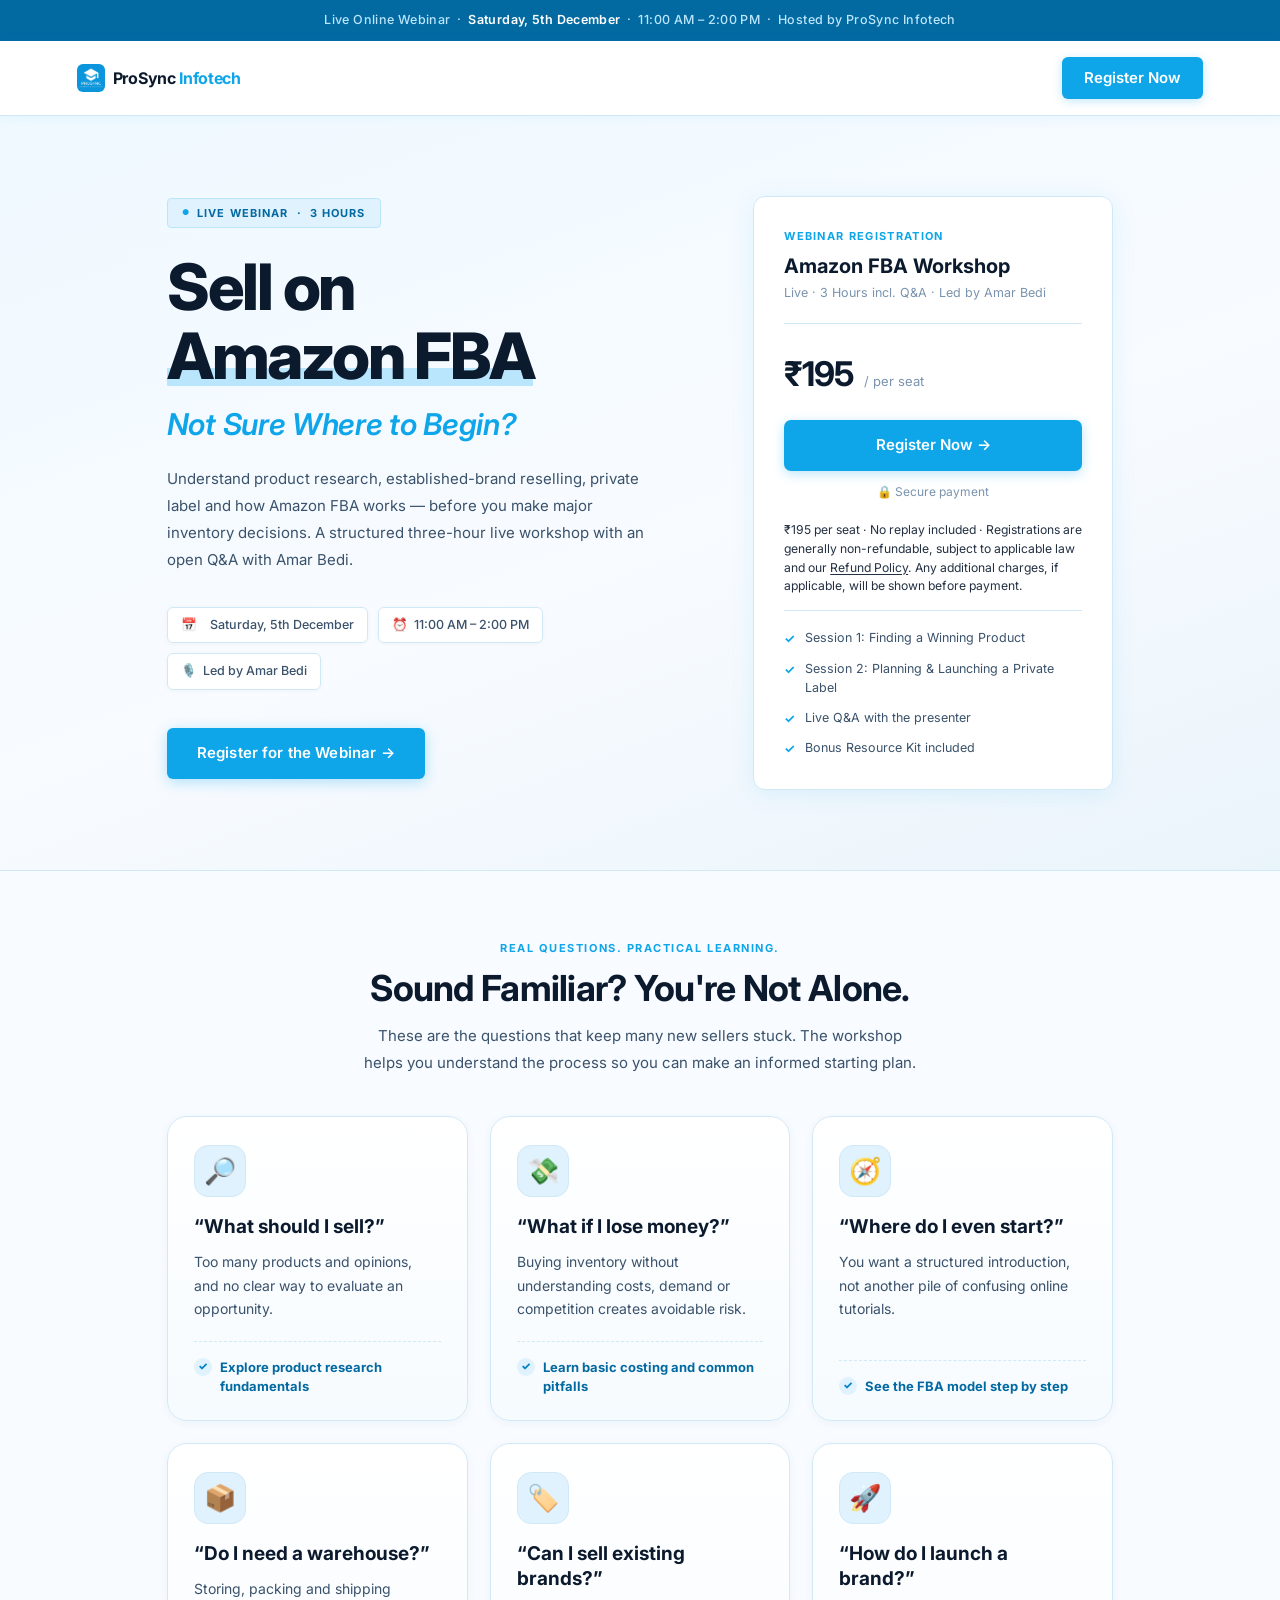
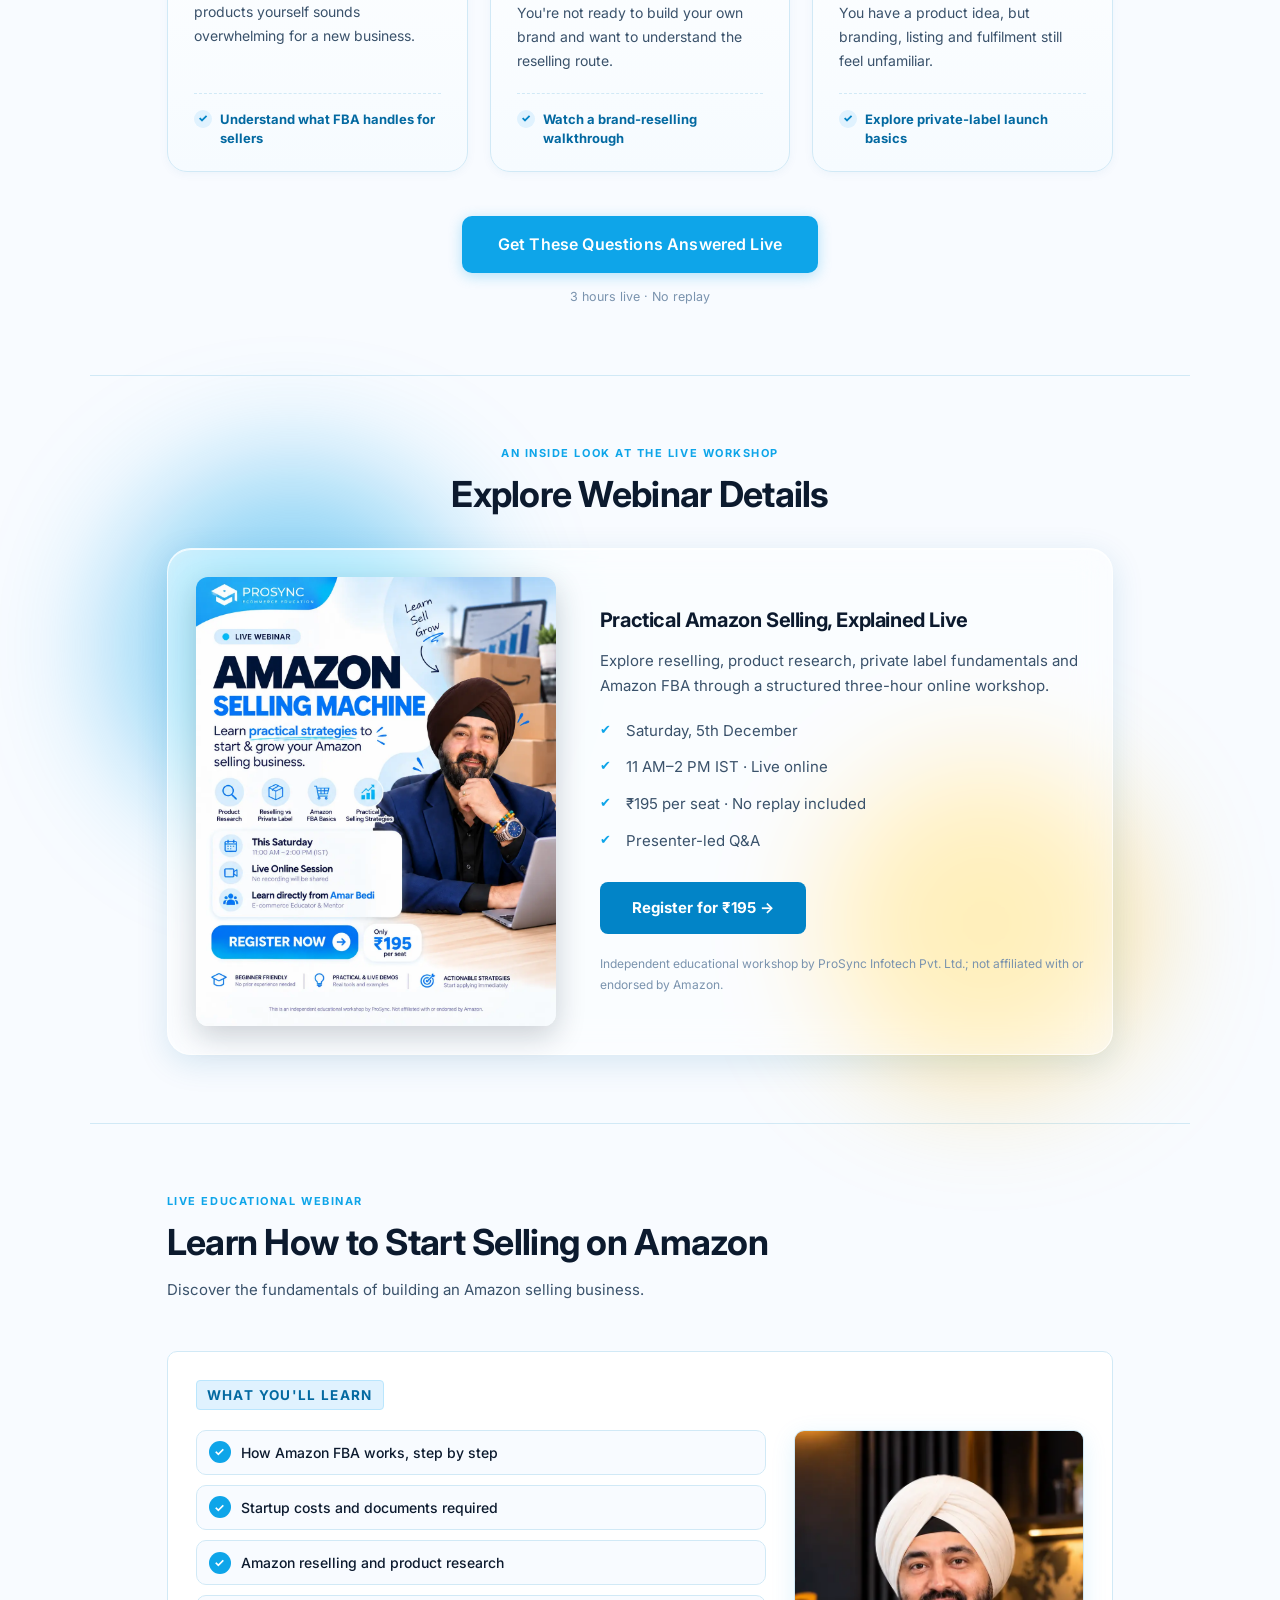
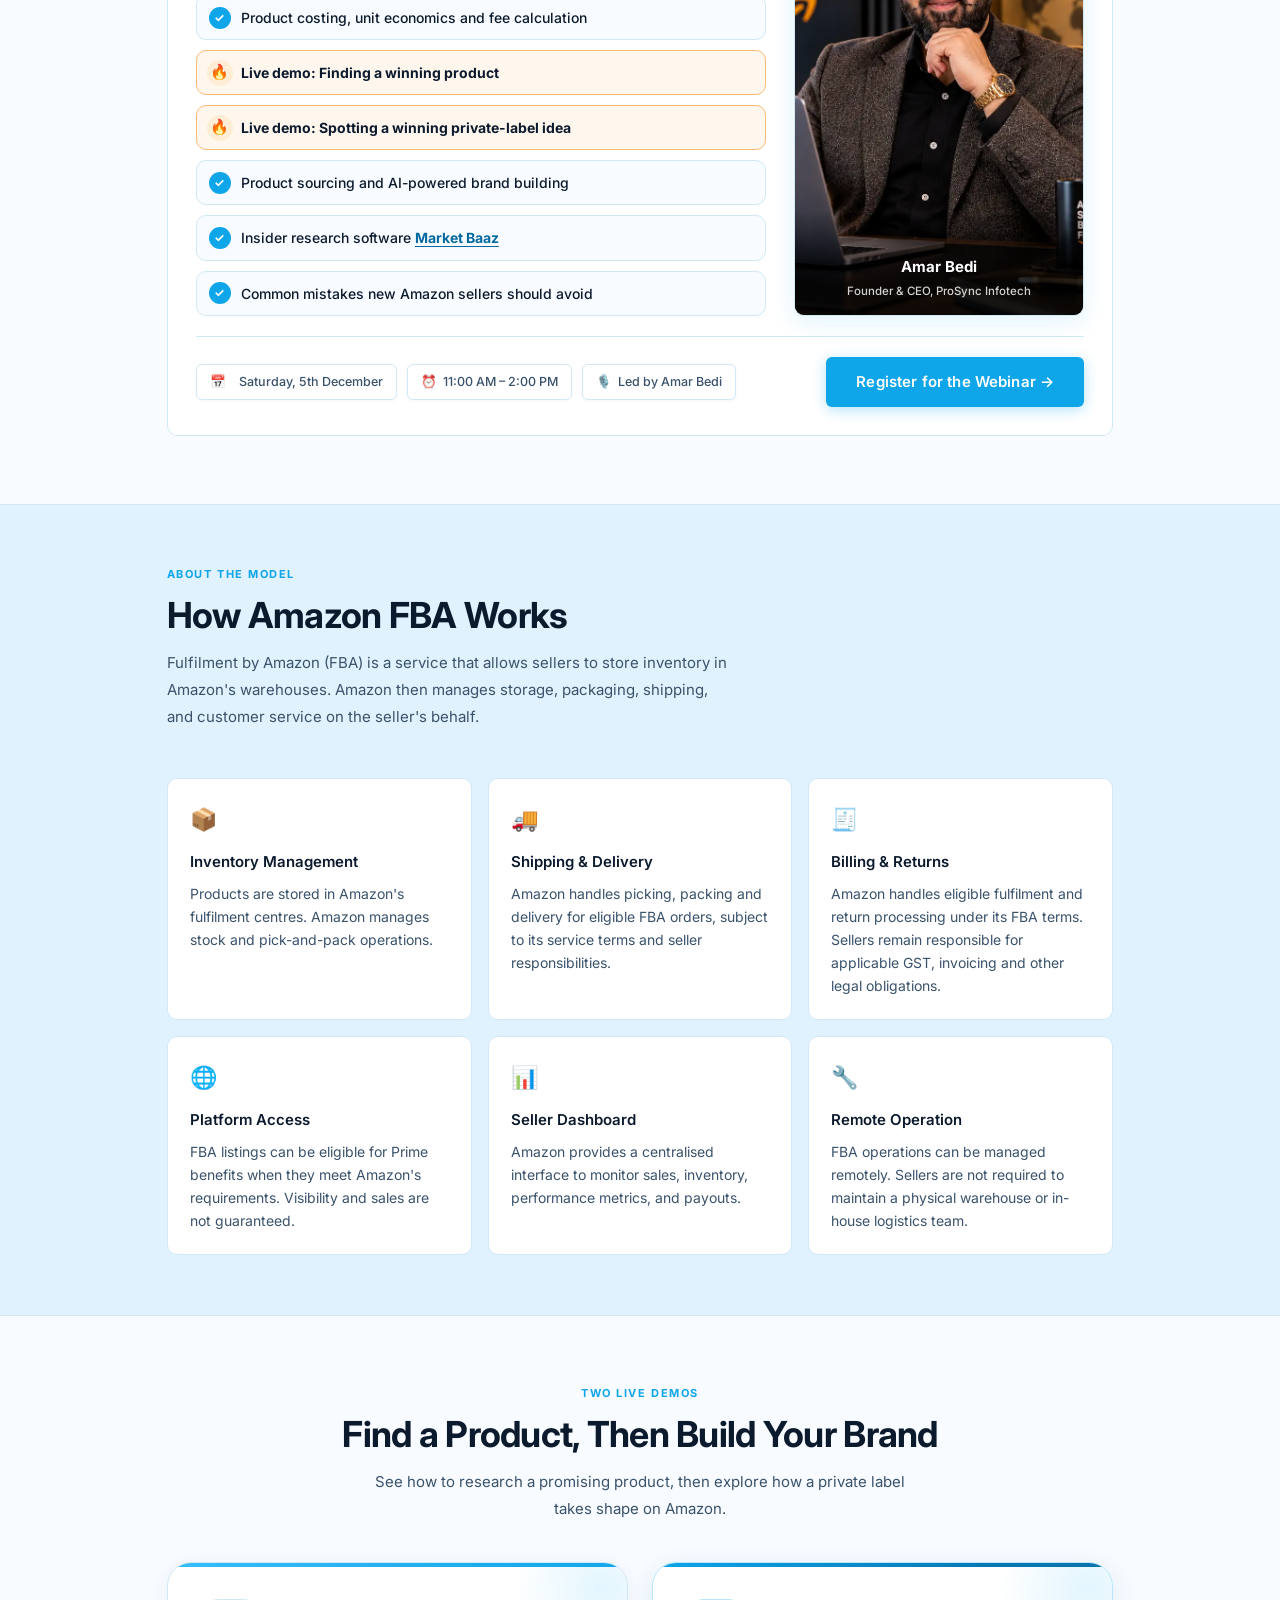
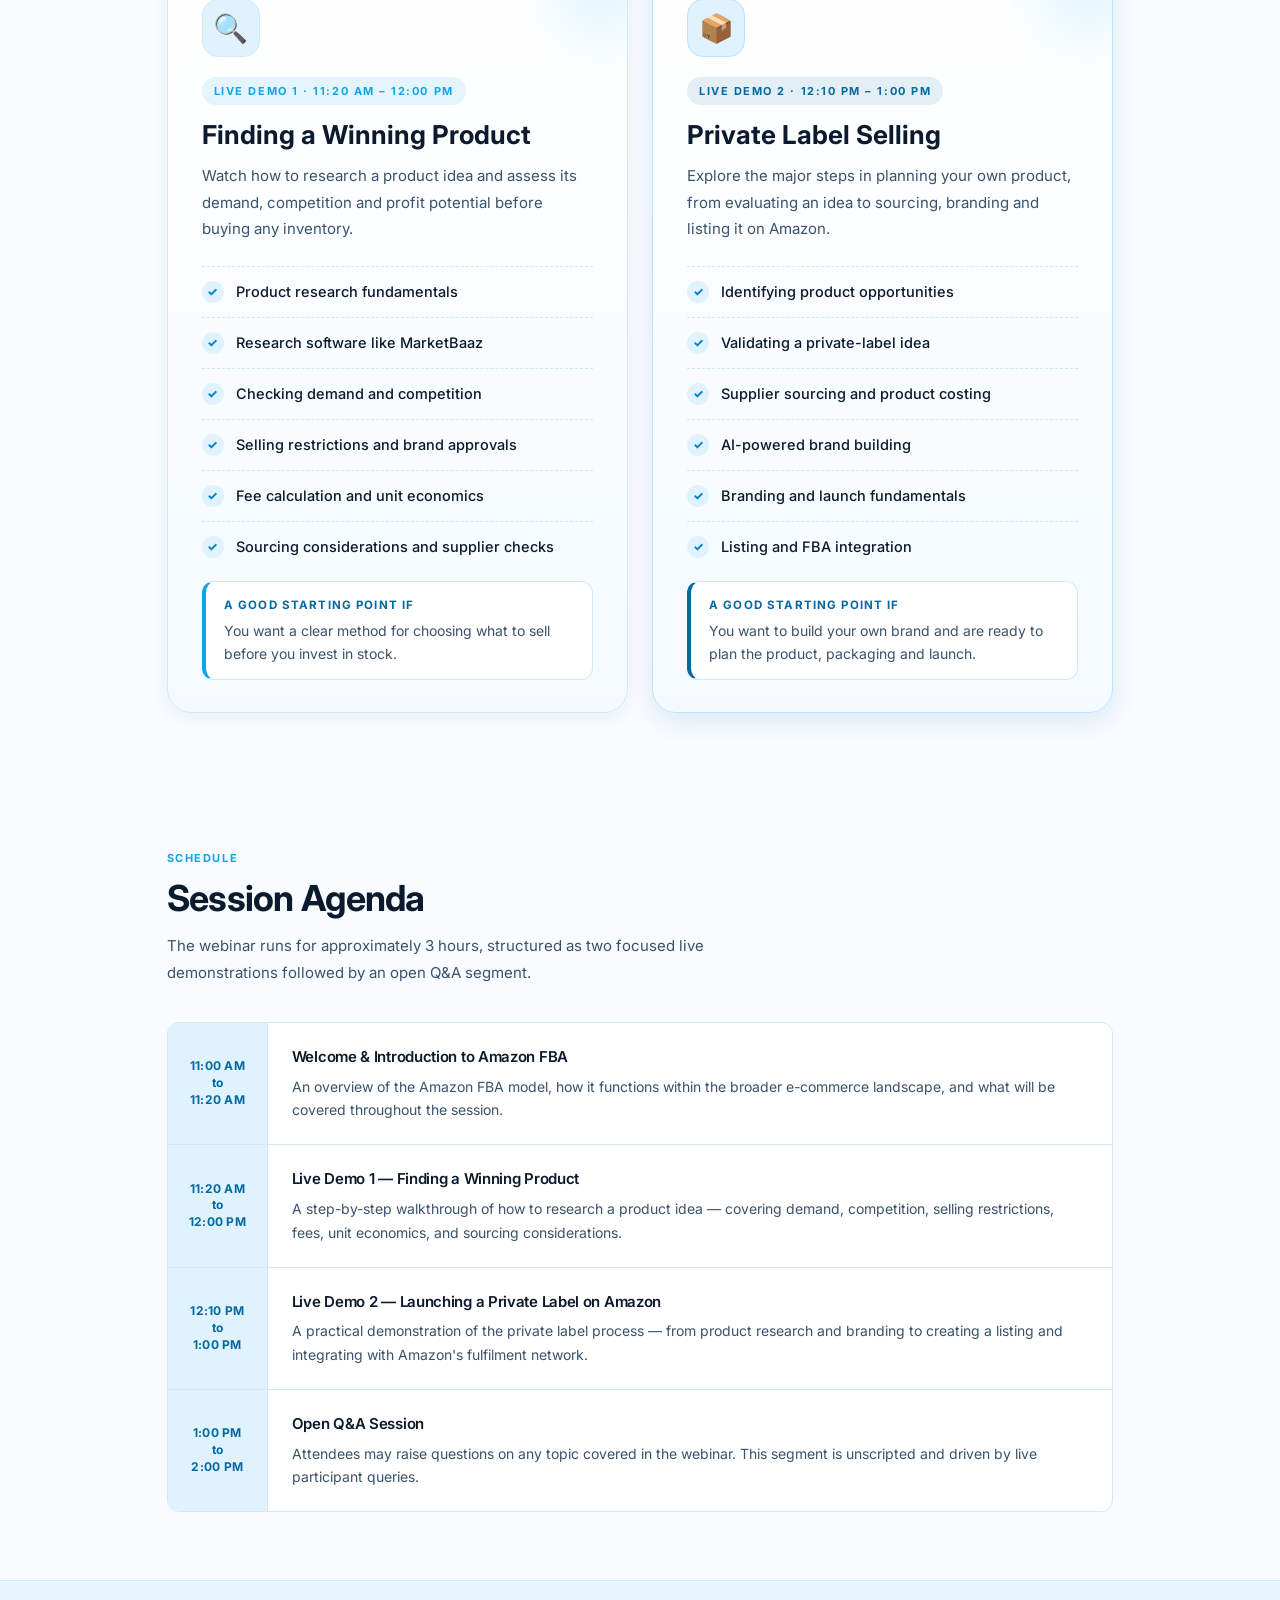
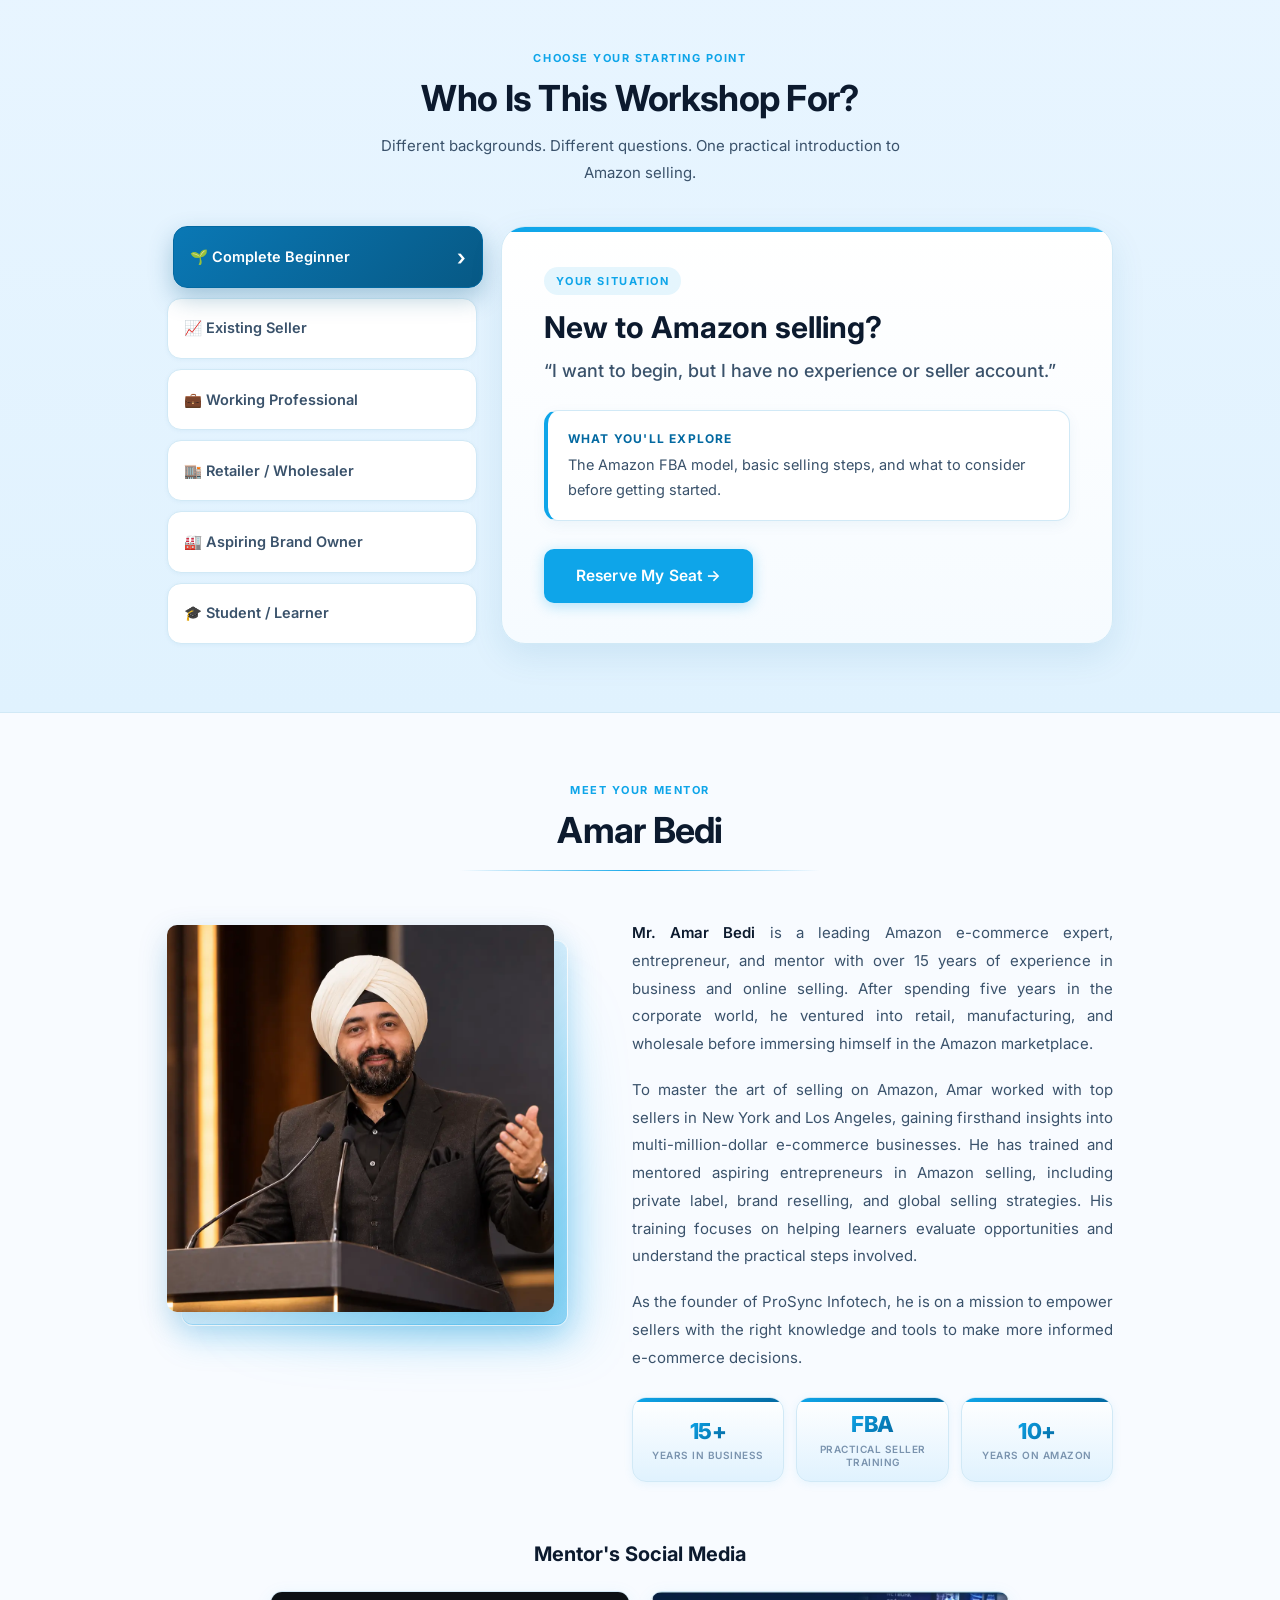
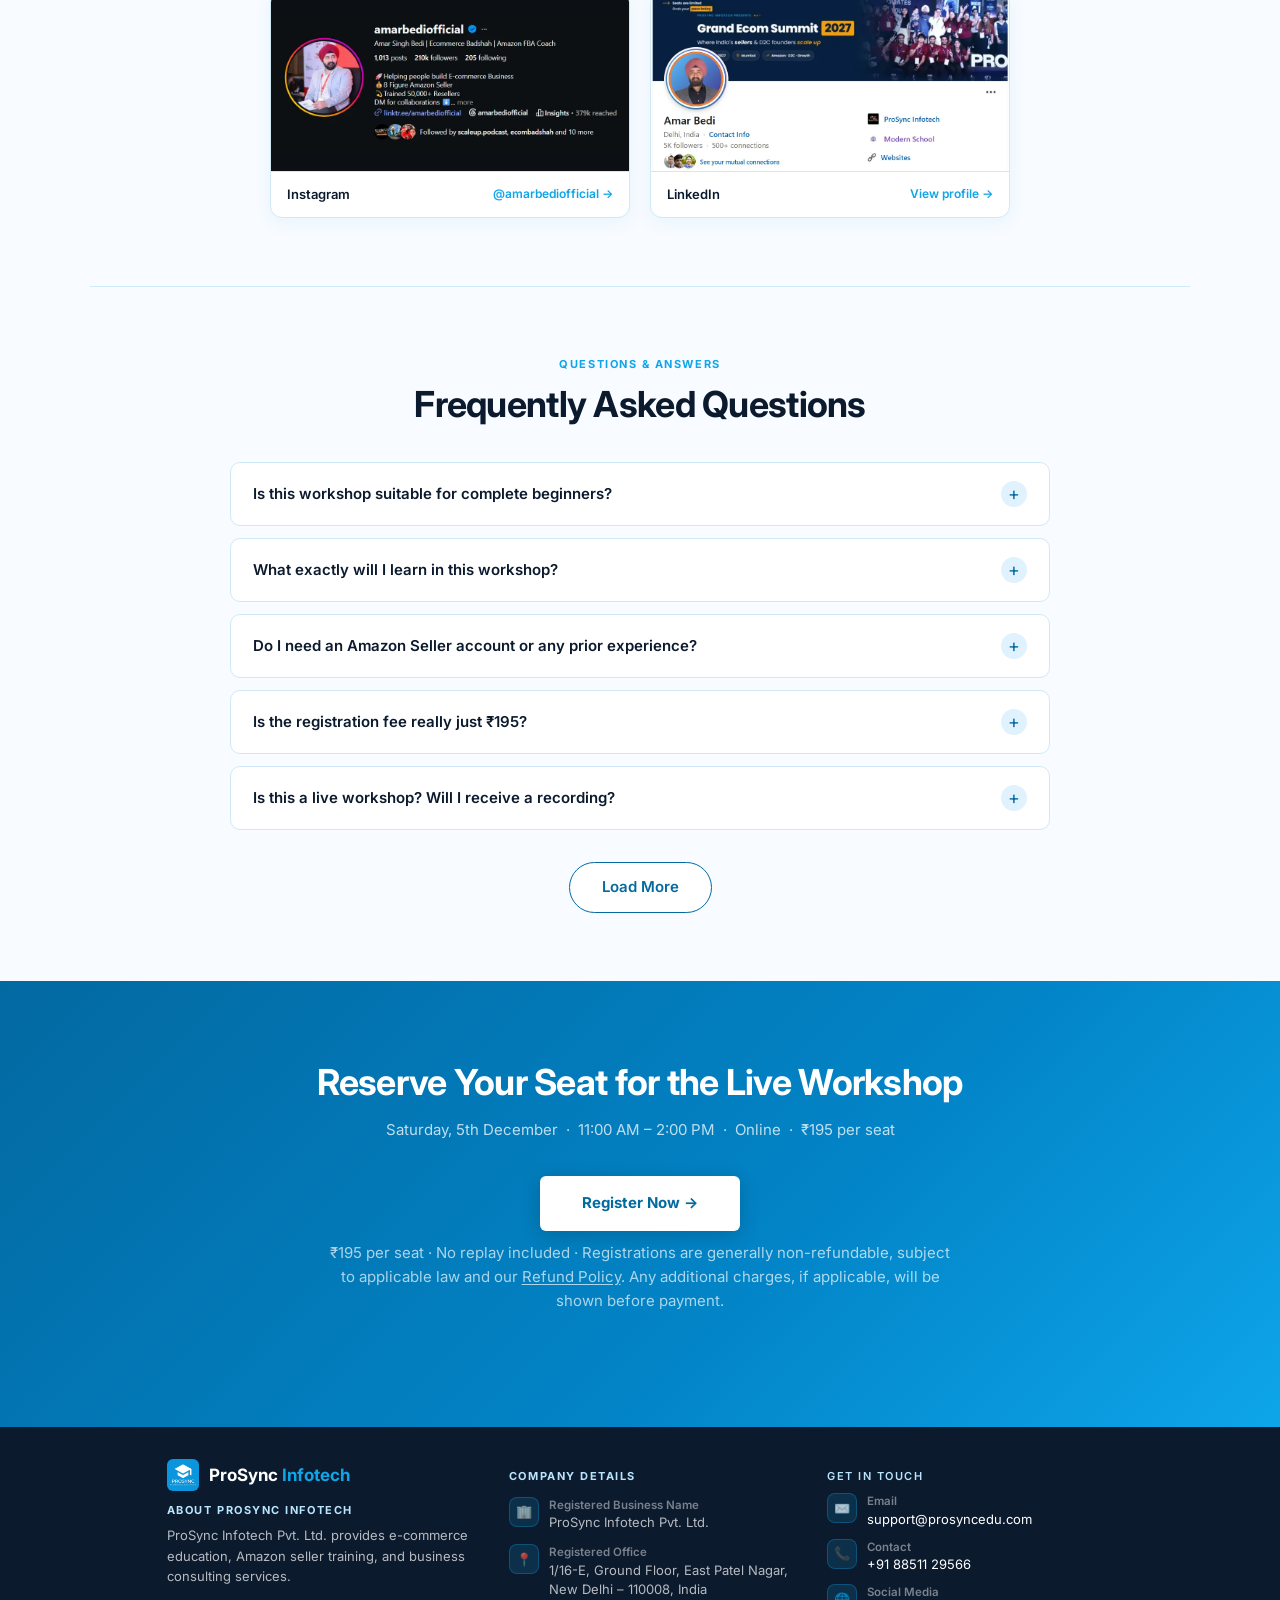
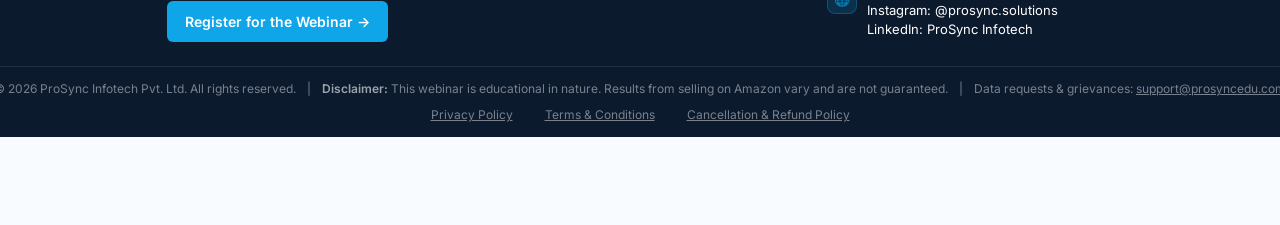
<file: index.html>
<!doctype html>
<html lang="en-IN">
  <head>
    <meta charset="UTF-8" />
    <meta name="viewport" content="width=device-width, initial-scale=1.0" />
    <!-- Google Tag Manager -->
    <script>
      (function (w, d, s, l, i) {
        w[l] = w[l] || [];
        w[l].push({ "gtm.start": new Date().getTime(), event: "gtm.js" });
        var f = d.getElementsByTagName(s)[0],
          j = d.createElement(s),
          dl = l != "dataLayer" ? "&l=" + l : "";
        j.async = true;
        j.src = "https://www.googletagmanager.com/gtm.js?id=" + i + dl;
        f.parentNode.insertBefore(j, f);
      })(window, document, "script", "dataLayer", "GTM-KR85QHR");
    </script>
    <!-- End Google Tag Manager -->
    <!-- Microsoft Clarity -->
    <script type="text/javascript">
      (function (c, l, a, r, i, t, y) {
        c[a] = c[a] || function () { (c[a].q = c[a].q || []).push(arguments); };
        t = l.createElement(r); t.async = 1; t.src = "https://www.clarity.ms/tag/" + i;
        y = l.getElementsByTagName(r)[0]; y.parentNode.insertBefore(t, y);
      })(window, document, "clarity", "script", "zknirijrjh");
    </script>
    <!-- End Microsoft Clarity -->
    <title>Amazon FBA Live Webinar with Amar Bedi | ProSync Infotech</title>
    <meta
      name="description"
      content="Join Amar Bedi's 3-hour live Amazon FBA webinar on Saturday at 11 AM IST. Learn brand reselling, private label launch and product research. ₹195 per seat."
    />
    <meta name="robots" content="index, follow, max-image-preview:large" />
    <meta name="author" content="ProSync Infotech Pvt. Ltd." />
    <meta name="theme-color" content="#0369a1" />
    <link rel="icon" type="image/webp" href="image/favicon.webp" />
    <link rel="apple-touch-icon" href="image/favicon.webp" />
    <link rel="canonical" href="https://asm.prosyncedu.com/" />

    <!-- Social sharing (Facebook, WhatsApp, LinkedIn, X) -->
    <meta property="og:type" content="website" />
    <meta property="og:locale" content="en_IN" />
    <meta property="og:site_name" content="ProSync Infotech" />
    <meta property="og:url" content="https://asm.prosyncedu.com/" />
    <meta
      property="og:title"
      content="Amazon FBA Live Webinar with Amar Bedi | ProSync Infotech"
    />
    <meta
      property="og:description"
      content="A 3-hour live workshop on selling established brands via Amazon FBA and launching your own private label, with an open Q&amp;A. ₹195 per seat."
    />
    <meta
      property="og:image"
      content="https://asm.prosyncedu.com/image/amar-bedi-2.webp"
    />
    <meta property="og:image:width" content="1535" />
    <meta property="og:image:height" content="1024" />
    <meta
      property="og:image:alt"
      content="Amar Bedi, Amazon FBA mentor and founder of ProSync Infotech"
    />
    <meta name="twitter:card" content="summary_large_image" />
    <meta
      name="twitter:image"
      content="https://asm.prosyncedu.com/image/amar-bedi-2.webp"
    />

    <!-- Structured data for Google (the Event block is added by the date script) -->
    <script type="application/ld+json">
      {
        "@context": "https://schema.org",
        "@graph": [
          {
            "@type": "Organization",
            "@id": "https://asm.prosyncedu.com/#organization",
            "name": "ProSync Infotech Pvt. Ltd.",
            "description": "E-commerce education, Amazon seller training and business consulting services.",
            "email": "support@prosyncedu.com",
            "telephone": "+91-8851129566",
            "sameAs": [
              "https://www.instagram.com/prosync.solutions/",
              "https://in.linkedin.com/company/prosync-infotech"
            ],
            "address": {
              "@type": "PostalAddress",
              "streetAddress": "1/16-E, Ground Floor, East Patel Nagar",
              "addressLocality": "New Delhi",
              "postalCode": "110008",
              "addressCountry": "IN"
            },
            "founder": { "@id": "https://asm.prosyncedu.com/#amar-bedi" }
          },
          {
            "@type": "Person",
            "@id": "https://asm.prosyncedu.com/#amar-bedi",
            "name": "Amar Bedi",
            "jobTitle": "Founder & CEO, ProSync Infotech",
            "image": "https://asm.prosyncedu.com/image/amar-bedi-2.webp",
            "sameAs": [
              "https://www.instagram.com/amarbediofficial/",
              "https://www.linkedin.com/in/amar-bedi/"
            ]
          }
        ]
      }
    </script>
    <link rel="preconnect" href="https://fonts.googleapis.com" />
    <link rel="preconnect" href="https://fonts.gstatic.com" crossorigin />
    <link
      href="https://fonts.googleapis.com/css2?family=Inter:ital,wght@0,400;0,500;0,600;0,700;0,800;1,500;1,600;1,700&display=swap"
      rel="stylesheet"
    />
    <link rel="stylesheet" href="css/style.css" />
    <link rel="stylesheet" href="css/sections.css" />
    <!-- funnel.js pushes events to window.dataLayer for Google Tag Manager. -->
    <script src="js/funnel.js" defer></script>
  </head>
  <body>
    <!-- Google Tag Manager (noscript) -->
    <noscript
      ><iframe
        src="https://www.googletagmanager.com/ns.html?id=GTM-KR85QHR"
        height="0"
        width="0"
        style="display: none; visibility: hidden"
      ></iframe
    ></noscript>
    <!-- End Google Tag Manager (noscript) -->
    <header>
      <!-- TOP BAR -->
      <div class="topbar">
        Live Online Webinar &nbsp;·&nbsp;
        <strong class="webinar-date">Every Saturday</strong>
        &nbsp;·&nbsp; 11:00 AM – 2:00 PM &nbsp;·&nbsp; Hosted by ProSync
        Infotech
      </div>
      <!-- NAV -->
      <nav class="main-nav" aria-label="Main">
        <a href="#" class="logo" style="text-decoration: none">
          <img src="image/favicon.webp" alt="" width="28" height="28" />
          <span>ProSync <em>Infotech</em></span>
        </a>
        <button
          type="button"
          class="nav-toggle"
          id="nav-toggle"
          aria-expanded="false"
          aria-controls="nav-links"
          aria-label="Menu"
        >
          <span></span><span></span><span></span>
        </button>
        <ul class="nav-links" id="nav-links">
          <li><a href="#problems">Challenges</a></li>
          <li><a href="#details">Workshop</a></li>
          <li><a href="#learn">Learn</a></li>
          <li><a href="#how-fba-works">How FBA Works</a></li>
          <li><a href="#models">Demos</a></li>
          <li><a href="#agenda">Agenda</a></li>
          <li><a href="#audiences">Who It's For</a></li>
          <li><a href="#mentor">Mentor</a></li>
          <li><a href="#faq">FAQ</a></li>
        </ul>
        <a
          href="https://www.instamojo.com/@ProSync/le7be2aeb01034f25a040112269ba4710/"
          class="nav-cta"
          target="_blank"
          rel="noopener"
          >Register Now</a
        >
      </nav>
    </header>
    <main>
      <!-- HERO -->
      <div class="hero-outer">
        <div class="hero-wrap">
          <div class="hero-left">
            <div class="event-tag">Live Webinar &nbsp;·&nbsp; 3 Hours</div>
            <h1>Sell on <span class="hl">Amazon FBA</span></h1>
            <h2>Not Sure Where to Begin?</h2>
            <p class="hero-desc">
              Understand product research, established-brand reselling, private
              label and how Amazon FBA works — before you make major inventory
              decisions. A structured three-hour live workshop with an open
              Q&amp;A with Amar Bedi.
            </p>
            <div class="meta-row">
              <div class="meta-pill">
                📅 &nbsp;<span class="webinar-date">Every Saturday</span>
              </div>
              <div class="meta-pill">⏰ &nbsp;11:00 AM – 2:00 PM</div>
              <div class="meta-pill">🎙️ &nbsp;Led by Amar Bedi</div>
            </div>
            <a
              href="https://www.instamojo.com/@ProSync/le7be2aeb01034f25a040112269ba4710/"
              class="hero-cta"
              target="_blank"
              rel="noopener"
              >Register for the Webinar →</a
            >
          </div>
          <aside class="reg-card" aria-label="Webinar registration">
            <div class="rc-label">Webinar Registration</div>
            <h2 class="rc-title">Amazon FBA Workshop</h2>
            <div class="rc-sub">
              Live · 3 Hours incl. Q&amp;A · Led by Amar Bedi
            </div>
            <div class="rc-price">
              ₹195
              <small>/ per seat</small>
            </div>
            <a
              href="https://www.instamojo.com/@ProSync/le7be2aeb01034f25a040112269ba4710/"
              class="rc-btn"
              target="_blank"
              rel="noopener"
              >Register Now →</a
            >
            <div class="rc-secure">🔒 Secure payment</div>
            <p class="payment-disclosure">
              ₹195 per seat · No replay included · Registrations are generally
              non-refundable, subject to applicable law and our
              <a href="cancellation-refund-policy.html">Refund Policy</a>. Any
              additional charges, if applicable, will be shown before payment.
            </p>
            <div class="rc-includes">
              <div class="rc-item">
                <span class="rc-check">✓</span> Session 1: Finding a Winning
                Product
              </div>
              <div class="rc-item">
                <span class="rc-check">✓</span> Session 2: Planning &amp;
                Launching a Private Label
              </div>
              <div class="rc-item">
                <span class="rc-check">✓</span> Live Q&amp;A with the presenter
              </div>
              <div class="rc-item">
                <span class="rc-check">✓</span> Bonus Resource Kit included
              </div>
            </div>
          </aside>
        </div>
      </div>
      <!-- PAIN POINTS -->
      <section class="section" id="problems">
        <div class="center">
          <div class="sec-label">Real questions. Practical learning.</div>
          <h2 class="sec-title">Sound Familiar? You're Not Alone.</h2>
          <p class="sec-desc">
            These are the questions that keep many new sellers stuck. The
            workshop helps you understand the process so you can make an
            informed starting plan.
          </p>
        </div>
        <div class="pain-grid">
          <article class="pain-card">
            <div class="ov-icon">🔎</div>
            <h3>“What should I sell?”</h3>
            <p>
              Too many products and opinions, and no clear way to evaluate an
              opportunity.
            </p>
            <div class="pain-fix">Explore product research fundamentals</div>
          </article>
          <article class="pain-card">
            <div class="ov-icon">💸</div>
            <h3>“What if I lose money?”</h3>
            <p>
              Buying inventory without understanding costs, demand or
              competition creates avoidable risk.
            </p>
            <div class="pain-fix">Learn basic costing and common pitfalls</div>
          </article>
          <article class="pain-card">
            <div class="ov-icon">🧭</div>
            <h3>“Where do I even start?”</h3>
            <p>
              You want a structured introduction, not another pile of confusing
              online tutorials.
            </p>
            <div class="pain-fix">See the FBA model step by step</div>
          </article>
          <article class="pain-card">
            <div class="ov-icon">📦</div>
            <h3>“Do I need a warehouse?”</h3>
            <p>
              Storing, packing and shipping products yourself sounds
              overwhelming for a new business.
            </p>
            <div class="pain-fix">Understand what FBA handles for sellers</div>
          </article>
          <article class="pain-card">
            <div class="ov-icon">🏷️</div>
            <h3>“Can I sell existing brands?”</h3>
            <p>
              You're not ready to build your own brand and want to understand
              the reselling route.
            </p>
            <div class="pain-fix">Watch a brand-reselling walkthrough</div>
          </article>
          <article class="pain-card">
            <div class="ov-icon">🚀</div>
            <h3>“How do I launch a brand?”</h3>
            <p>
              You have a product idea, but branding, listing and fulfilment
              still feel unfamiliar.
            </p>
            <div class="pain-fix">Explore private-label launch basics</div>
          </article>
        </div>
        <div class="section-cta">
          <a
            href="https://www.instamojo.com/@ProSync/le7be2aeb01034f25a040112269ba4710/"
            class="hero-cta"
            data-cta="pain-points"
            target="_blank"
            rel="noopener"
            >Get These Questions Answered Live</a
          >
          <p class="cta-note">3 hours live · No replay</p>
        </div>
      </section>
      <div class="divider"></div>
      <!-- WORKSHOP PREVIEW -->
      <section class="section wk-section" id="details">
        <div class="wk-head">
          <div class="sec-label">An Inside Look at the Live Workshop</div>
          <h2 class="sec-title">Explore Webinar Details</h2>
        </div>
        <div class="wk-card">
          <img
            class="wk-poster"
            src="image/workshop-poster.webp"
            alt="Amazon Selling Machine live online workshop with Amar Bedi, registration fee ₹195"
            width="1122"
            height="1402"
            loading="lazy"
          />
          <div class="wk-body">
            <h3>Practical Amazon Selling, Explained Live</h3>
            <p>
              Explore reselling, product research, private label fundamentals
              and Amazon FBA through a structured three-hour online workshop.
            </p>
            <ul class="wk-list">
              <li><span class="webinar-date">Every Saturday</span></li>
              <li>11 AM–2 PM IST · Live online</li>
              <li>₹195 per seat · No replay included</li>
              <li>Presenter-led Q&amp;A</li>
            </ul>
            <a
              href="https://www.instamojo.com/@ProSync/le7be2aeb01034f25a040112269ba4710/"
              class="wk-cta"
              target="_blank"
              rel="noopener"
              >Register for ₹195 →</a
            >
            <p class="wk-note">
              Independent educational workshop by ProSync Infotech Pvt. Ltd.;
              not affiliated with or endorsed by Amazon.
            </p>
          </div>
        </div>
      </section>
      <div class="divider"></div>
      <!-- WHO IT'S FOR (duplicated section) -->
      <section class="section" id="learn">
        <div class="sec-label">Live Educational Webinar</div>
        <h2 class="sec-title">Learn How to Start Selling on Amazon</h2>
        <p class="sec-desc">
          Discover the fundamentals of building an Amazon selling business.
        </p>
        <div class="session-grid">
          <div class="session-card learn-card">
            <h3 class="sc-num">What you'll learn</h3>
            <ul class="learn-list">
              <li>How Amazon FBA works, step by step</li>
              <li>Startup costs and documents required</li>
              <li>Amazon reselling and product research</li>
              <!-- <li>Live demo: Understanding private-label opportunities</li> -->
              <li>Product costing, unit economics and fee calculation</li>
              <li class="is-highlight">Live demo: Finding a winning product</li>
              <li class="is-highlight">
                Live demo: Spotting a winning private-label idea
              </li>
              <li>Product sourcing and AI-powered brand building</li>
              <li>
                Insider research software
                <a
                  href="https://marketbaaz.com/?utm_source=website_ads&amp;utm_medium=webinar_f1&amp;utm_campaign=landing_page&amp;utm_content=marketbaaz"
                  target="_blank"
                  rel="noopener"
                  >Market Baaz</a
                >
              </li>
              <li>Common mistakes new Amazon sellers should avoid</li>
            </ul>
            <figure class="learn-photo">
              <img
                src="image/amar-bedi.webp"
                alt="Amar Bedi, Founder &amp; CEO of ProSync Infotech"
                width="1200"
                height="800"
                loading="lazy"
              />
              <figcaption>
                Amar Bedi
                <span>Founder &amp; CEO, ProSync Infotech</span>
              </figcaption>
            </figure>
            <div class="learn-foot">
              <div class="meta-row learn-meta">
                <div class="meta-pill">
                  📅 &nbsp;<span class="webinar-date">Every Saturday</span>
                </div>
                <div class="meta-pill">⏰ &nbsp;11:00 AM – 2:00 PM</div>
                <div class="meta-pill">🎙️ &nbsp;Led by Amar Bedi</div>
              </div>
              <a
                href="https://www.instamojo.com/@ProSync/le7be2aeb01034f25a040112269ba4710/"
                class="hero-cta"
                target="_blank"
                rel="noopener"
                >Register for the Webinar →</a
              >
            </div>
          </div>
        </div>
      </section>
      <!-- HOW FBA WORKS -->
      <div
        id="how-fba-works"
        style="
          background: var(--blue-soft);
          border-top: 1px solid var(--border);
          border-bottom: 1px solid var(--border);
        "
      >
        <section
          class="section"
          style="padding-top: 60px; padding-bottom: 60px"
        >
          <div class="sec-label">About the Model</div>
          <h2 class="sec-title">How Amazon FBA Works</h2>
          <p class="sec-desc">
            Fulfilment by Amazon (FBA) is a service that allows sellers to store
            inventory in Amazon's warehouses. Amazon then manages storage,
            packaging, shipping, and customer service on the seller's behalf.
          </p>
          <div class="overview-grid">
            <div class="ov-card">
              <div class="ov-icon">📦</div>
              <h3 class="ov-title">Inventory Management</h3>
              <p class="ov-desc">
                Products are stored in Amazon's fulfilment centres. Amazon
                manages stock and pick-and-pack operations.
              </p>
            </div>
            <div class="ov-card">
              <div class="ov-icon">🚚</div>
              <h3 class="ov-title">Shipping &amp; Delivery</h3>
              <p class="ov-desc">
                Amazon handles picking, packing and delivery for eligible FBA
                orders, subject to its service terms and seller
                responsibilities.
              </p>
            </div>
            <div class="ov-card">
              <div class="ov-icon">🧾</div>
              <h3 class="ov-title">Billing &amp; Returns</h3>
              <p class="ov-desc">
                Amazon handles eligible fulfilment and return processing under
                its FBA terms. Sellers remain responsible for applicable GST,
                invoicing and other legal obligations.
              </p>
            </div>
            <div class="ov-card">
              <div class="ov-icon">🌐</div>
              <h3 class="ov-title">Platform Access</h3>
              <p class="ov-desc">
                FBA listings can be eligible for Prime benefits when they meet
                Amazon's requirements. Visibility and sales are not guaranteed.
              </p>
            </div>
            <div class="ov-card">
              <div class="ov-icon">📊</div>
              <h3 class="ov-title">Seller Dashboard</h3>
              <p class="ov-desc">
                Amazon provides a centralised interface to monitor sales,
                inventory, performance metrics, and payouts.
              </p>
            </div>
            <div class="ov-card">
              <div class="ov-icon">🔧</div>
              <h3 class="ov-title">Remote Operation</h3>
              <p class="ov-desc">
                FBA operations can be managed remotely. Sellers are not required
                to maintain a physical warehouse or in-house logistics team.
              </p>
            </div>
          </div>
        </section>
      </div>
      <!-- TWO MODELS -->
      <section class="section" id="models">
        <div class="center">
          <div class="sec-label">Two live demos</div>
          <h2 class="sec-title">Find a Product, Then Build Your Brand</h2>
          <p class="sec-desc">
            See how to research a promising product, then explore how a private
            label takes shape on Amazon.
          </p>
        </div>
        <div class="model-grid">
          <article class="model-card">
            <div class="ov-icon">🔍</div>
            <div class="sec-label">Live Demo 1 · 11:20 AM – 12:00 PM</div>
            <h3>Finding a Winning Product</h3>
            <p>
              Watch how to research a product idea and assess its demand,
              competition and profit potential before buying any inventory.
            </p>
            <ul class="model-list">
              <li>Product research fundamentals</li>
              <li>Research software like MarketBaaz</li>
              <li>Checking demand and competition</li>
              <li>Selling restrictions and brand approvals</li>
              <li>Fee calculation and unit economics</li>
              <li>Sourcing considerations and supplier checks</li>
            </ul>
            <div class="model-fit">
              <b>A good starting point if</b>
              You want a clear method for choosing what to sell before you
              invest in stock.
            </div>
          </article>
          <article class="model-card is-dark">
            <div class="ov-icon">📦</div>
            <div class="sec-label">Live Demo 2 · 12:10 PM – 1:00 PM</div>
            <h3>Private Label Selling</h3>
            <p>
              Explore the major steps in planning your own product, from
              evaluating an idea to sourcing, branding and listing it on Amazon.
            </p>
            <ul class="model-list">
              <li>Identifying product opportunities</li>
              <li>Validating a private-label idea</li>
              <li>Supplier sourcing and product costing</li>
              <li>AI-powered brand building</li>
              <li>Branding and launch fundamentals</li>
              <li>Listing and FBA integration</li>
            </ul>
            <div class="model-fit">
              <b>A good starting point if</b>
              You want to build your own brand and are ready to plan the
              product, packaging and launch.
            </div>
          </article>
        </div>
      </section>
      <!-- AGENDA -->
      <section class="section" id="agenda">
        <div class="sec-label">Schedule</div>
        <h2 class="sec-title">Session Agenda</h2>
        <p class="sec-desc" style="margin-bottom: 36px">
          The webinar runs for approximately 3 hours, structured as two focused
          live demonstrations followed by an open Q&amp;A segment.
        </p>
        <div class="agenda-wrap">
          <div class="agenda-item">
            <div class="ag-time-col">
              <div class="ag-time">11:00 AM<br />to<br />11:20 AM</div>
            </div>
            <div class="ag-content">
              <h3 class="ag-title">Welcome &amp; Introduction to Amazon FBA</h3>
              <p class="ag-desc">
                An overview of the Amazon FBA model, how it functions within the
                broader e-commerce landscape, and what will be covered
                throughout the session.
              </p>
            </div>
          </div>
          <div class="agenda-item">
            <div class="ag-time-col">
              <div class="ag-time">11:20 AM<br />to<br />12:00 PM</div>
            </div>
            <div class="ag-content">
              <h3 class="ag-title">Live Demo 1 — Finding a Winning Product</h3>
              <p class="ag-desc">
                A step-by-step walkthrough of how to research a product idea —
                covering demand, competition, selling restrictions, fees, unit
                economics, and sourcing considerations.
              </p>
            </div>
          </div>
          <div class="agenda-item">
            <div class="ag-time-col">
              <div class="ag-time">12:10 PM<br />to<br />1:00 PM</div>
            </div>
            <div class="ag-content">
              <h3 class="ag-title">
                Live Demo 2 — Launching a Private Label on Amazon
              </h3>
              <p class="ag-desc">
                A practical demonstration of the private label process — from
                product research and branding to creating a listing and
                integrating with Amazon's fulfilment network.
              </p>
            </div>
          </div>
          <div class="agenda-item">
            <div class="ag-time-col">
              <div class="ag-time">1:00 PM<br />to<br />2:00 PM</div>
            </div>
            <div class="ag-content">
              <h3 class="ag-title">Open Q&amp;A Session</h3>
              <p class="ag-desc">
                Attendees may raise questions on any topic covered in the
                webinar. This segment is unscripted and driven by live
                participant queries.
              </p>
            </div>
          </div>
        </div>
      </section>
      <!-- WHO IS THIS FOR -->
      <div class="aud-band">
        <section class="section" id="audiences">
          <div class="center">
            <div class="sec-label">Choose your starting point</div>
            <h2 class="sec-title">Who Is This Workshop For?</h2>
            <p class="sec-desc">
              Different backgrounds. Different questions. One practical
              introduction to Amazon selling.
            </p>
          </div>
          <div class="aud-layout">
            <div
              class="aud-tabs"
              role="tablist"
              aria-label="Audience type"
              aria-orientation="vertical"
            >
              <button
                class="aud-tab"
                role="tab"
                id="tab-0"
                aria-controls="aud-panel"
                aria-selected="true"
                data-tab="0"
              >
                🌱 Complete Beginner
              </button>
              <button
                class="aud-tab"
                role="tab"
                id="tab-1"
                aria-controls="aud-panel"
                aria-selected="false"
                tabindex="-1"
                data-tab="1"
              >
                📈 Existing Seller
              </button>
              <button
                class="aud-tab"
                role="tab"
                id="tab-2"
                aria-controls="aud-panel"
                aria-selected="false"
                tabindex="-1"
                data-tab="2"
              >
                💼 Working Professional
              </button>
              <button
                class="aud-tab"
                role="tab"
                id="tab-3"
                aria-controls="aud-panel"
                aria-selected="false"
                tabindex="-1"
                data-tab="3"
              >
                🏬 Retailer / Wholesaler
              </button>
              <button
                class="aud-tab"
                role="tab"
                id="tab-4"
                aria-controls="aud-panel"
                aria-selected="false"
                tabindex="-1"
                data-tab="4"
              >
                🏭 Aspiring Brand Owner
              </button>
              <button
                class="aud-tab"
                role="tab"
                id="tab-5"
                aria-controls="aud-panel"
                aria-selected="false"
                tabindex="-1"
                data-tab="5"
              >
                🎓 Student / Learner
              </button>
            </div>
            <div
              class="aud-pane"
              role="tabpanel"
              id="aud-panel"
              aria-labelledby="tab-0"
              aria-live="polite"
            >
              <div class="sec-label">Your situation</div>
              <h3 id="aud-title">New to Amazon selling?</h3>
              <p class="aud-quote" id="aud-question">
                “I want to begin, but I have no experience or seller account.”
              </p>
              <div class="aud-answer">
                <b>What you'll explore</b>
                <div id="aud-answer">
                  The Amazon FBA model, basic selling steps, and what to
                  consider before getting started.
                </div>
              </div>
              <a
                href="https://www.instamojo.com/@ProSync/le7be2aeb01034f25a040112269ba4710/"
                class="hero-cta"
                data-cta="audience"
                target="_blank"
                rel="noopener"
                >Reserve My Seat →</a
              >
            </div>
          </div>
        </section>
      </div>
      <!-- ABOUT THE MENTOR -->
      <section class="section" id="mentor">
        <div class="about-head">
          <div class="sec-label">Meet Your Mentor</div>
          <h2 class="sec-title">Amar Bedi</h2>
        </div>
        <div class="about-grid">
          <figure class="about-photo">
            <img
              src="image/amar-bedi-2.webp"
              alt="Amar Bedi, Amazon FBA mentor, presenting at a selling workshop"
              width="1200"
              height="800"
              loading="lazy"
            />
          </figure>
          <div class="about-text">
            <p>
              <strong>Mr. Amar Bedi</strong> is a leading Amazon e-commerce
              expert, entrepreneur, and mentor with over 15 years of experience
              in business and online selling. After spending five years in the
              corporate world, he ventured into retail, manufacturing, and
              wholesale before immersing himself in the Amazon marketplace.
            </p>
            <p>
              To master the art of selling on Amazon, Amar worked with top
              sellers in New York and Los Angeles, gaining firsthand insights
              into multi-million-dollar e-commerce businesses. He has trained
              and mentored aspiring entrepreneurs in Amazon selling, including
              private label, brand reselling, and global selling strategies. His
              training focuses on helping learners evaluate opportunities and
              understand the practical steps involved.
            </p>
            <p>
              As the founder of ProSync Infotech, he is on a mission to empower
              sellers with the right knowledge and tools to make more informed
              e-commerce decisions.
            </p>
            <div class="about-stats">
              <div class="about-stat">
                <b>15+</b>
                <span>Years in Business</span>
              </div>
              <div class="about-stat">
                <b>FBA</b>
                <span>Practical Seller Training</span>
              </div>
              <div class="about-stat">
                <b>10+</b>
                <span>Years on Amazon</span>
              </div>
            </div>
          </div>
        </div>
        <h3 class="about-social-title">Mentor's Social Media</h3>
        <div class="profile-grid about-profiles">
          <a
            href="https://www.instagram.com/amarbediofficial/"
            class="profile-card is-instagram"
            target="_blank"
            rel="noopener"
          >
            <img
              src="image/instagram-profile.webp"
              alt="Amar Bedi's Instagram profile with 210K followers"
              width="922"
              height="362"
              loading="lazy"
            />
            <div class="pc-label">
              <h3>Instagram</h3>
              <span>@amarbediofficial →</span>
            </div>
          </a>
          <a
            href="https://www.linkedin.com/in/amar-bedi/"
            class="profile-card"
            target="_blank"
            rel="noopener"
          >
            <img
              src="image/linkedin-profile.webp"
              alt="Amar Bedi's LinkedIn profile, Founder and CEO at ProSync Infotech"
              width="980"
              height="500"
              loading="lazy"
            />
            <div class="pc-label">
              <h3>LinkedIn</h3>
              <span>View profile →</span>
            </div>
          </a>
        </div>
      </section>
      <div class="divider"></div>
      <!-- FAQ -->
      <section class="section faq-section" id="faq">
        <div class="faq-head">
          <div class="sec-label">Questions &amp; Answers</div>
          <h2 class="sec-title">Frequently Asked Questions</h2>
        </div>
        <div class="faq-list">
          <details class="faq-item">
            <summary>Is this workshop suitable for complete beginners?</summary>
            <p>
              Yes! Even if you've never sold anything on Amazon, this workshop
              is designed to help you understand how Amazon selling works, what
              you need to get started, and the common mistakes to avoid.
            </p>
          </details>
          <details class="faq-item">
            <summary>What exactly will I learn in this workshop?</summary>
            <p>
              You'll learn the basics of Amazon FBA, established-brand
              reselling, private label selling, and product research. Amar Bedi
              will also walk you through practical examples to help you
              understand the process.
            </p>
          </details>
          <details class="faq-item">
            <summary>
              Do I need an Amazon Seller account or any prior experience?
            </summary>
            <p>
              Not at all. You don't need an Amazon Seller account or previous
              e-commerce experience to attend. All you need is an interest in
              learning about selling on Amazon.
            </p>
          </details>
          <details class="faq-item">
            <summary>Is the registration fee really just ₹195?</summary>
            <p>
              Yes. The workshop registration fee is ₹195 per person. This covers
              access to the live online session and Q&amp;A. Any additional
              charges, if applicable, will be shown before payment. No replay is
              included. Registrations are generally non-refundable, subject to
              applicable law and the published Refund Policy.
            </p>
          </details>
          <details class="faq-item">
            <summary>
              Is this a live workshop? Will I receive a recording?
            </summary>
            <p>
              This is a live, interactive online workshop conducted by Amar
              Bedi, featuring practical demonstrations and Q&amp;A. A recording
              or replay is not included, so we recommend attending at the
              scheduled time.
            </p>
          </details>
          <div class="faq-more" id="faq-more">
            <div class="faq-more-inner">
              <details class="faq-item">
                <summary>
                  Can I ask Amar Bedi questions during the workshop?
                </summary>
                <p>
                  Yes! There is a dedicated Q&amp;A segment where you can ask
                  questions related to Amazon selling, product selection, FBA,
                  and the topics covered, subject to the time available.
                </p>
              </details>
              <details class="faq-item">
                <summary>
                  Can I start earning money immediately after attending?
                </summary>
                <p>
                  The workshop helps you understand Amazon selling and evaluate
                  the steps involved in starting a business. Earnings are not
                  guaranteed and depend on factors such as product selection,
                  investment, competition, and execution.
                </p>
              </details>
              <details class="faq-item">
                <summary>
                  How will I receive my joining link after registration?
                </summary>
                <p>
                  After successful registration, joining instructions will be
                  shared through the contact details you provide. Please enter
                  your correct mobile number and email address and check for
                  event communications.
                </p>
              </details>
              <details class="faq-item">
                <summary>What is the cancellation and refund policy?</summary>
                <p>
                  Webinar registrations are generally non-refundable, subject to
                  applicable law, and are covered by ProSync's
                  <a
                    href="cancellation-refund-policy.html"
                    target="_blank"
                    rel="noopener"
                    >Cancellation &amp; Refund Policy</a
                  >. Please review the policy before making payment. For any
                  registration or payment-related questions, you can contact our
                  support team.
                </p>
              </details>
              <details class="faq-item">
                <summary>
                  Will I need to purchase any additional courses or services?
                </summary>
                <p>
                  No additional course purchase is required to attend this
                  workshop. Any other training programs or services introduced
                  by ProSync are optional and charged separately.
                </p>
              </details>
            </div>
          </div>
          <div class="faq-more-wrap">
            <button
              type="button"
              class="faq-more-btn"
              id="faq-more-btn"
              aria-expanded="false"
              aria-controls="faq-more"
            >
              Load More
            </button>
          </div>
        </div>
        <script type="application/ld+json">
          {
            "@context": "https://schema.org",
            "@type": "FAQPage",
            "mainEntity": [
              {
                "@type": "Question",
                "name": "Is this workshop suitable for complete beginners?",
                "acceptedAnswer": {
                  "@type": "Answer",
                  "text": "Yes! Even if you've never sold anything on Amazon, this workshop is designed to help you understand how Amazon selling works, what you need to get started, and the common mistakes to avoid."
                }
              },
              {
                "@type": "Question",
                "name": "What exactly will I learn in this workshop?",
                "acceptedAnswer": {
                  "@type": "Answer",
                  "text": "You'll learn the basics of Amazon FBA, established-brand reselling, private label selling, and product research. Amar Bedi will also walk you through practical examples to help you understand the process."
                }
              },
              {
                "@type": "Question",
                "name": "Do I need an Amazon Seller account or any prior experience?",
                "acceptedAnswer": {
                  "@type": "Answer",
                  "text": "Not at all. You don't need an Amazon Seller account or previous e-commerce experience to attend. All you need is an interest in learning about selling on Amazon."
                }
              },
              {
                "@type": "Question",
                "name": "Is the registration fee really just ₹195?",
                "acceptedAnswer": {
                  "@type": "Answer",
                  "text": "Yes. The workshop registration fee is ₹195 per person. This covers access to the live online session and Q&A. No replay is included. Registrations are generally non-refundable, subject to applicable law. Any additional charges, if applicable, will be shown before payment."
                }
              },
              {
                "@type": "Question",
                "name": "Is this a live workshop? Will I receive a recording?",
                "acceptedAnswer": {
                  "@type": "Answer",
                  "text": "This is a live, interactive online workshop conducted by Amar Bedi, featuring practical demonstrations and Q&A. A recording or replay is not included, so we recommend attending at the scheduled time."
                }
              },
              {
                "@type": "Question",
                "name": "Can I ask Amar Bedi questions during the workshop?",
                "acceptedAnswer": {
                  "@type": "Answer",
                  "text": "Yes! There is a dedicated Q&A segment where you can ask questions related to Amazon selling, product selection, FBA, and the topics covered, subject to the time available."
                }
              },
              {
                "@type": "Question",
                "name": "Can I start earning money immediately after attending?",
                "acceptedAnswer": {
                  "@type": "Answer",
                  "text": "The workshop helps you understand Amazon selling and evaluate the steps involved in starting a business. Earnings are not guaranteed and depend on factors such as product selection, investment, competition, and execution."
                }
              },
              {
                "@type": "Question",
                "name": "How will I receive my joining link after registration?",
                "acceptedAnswer": {
                  "@type": "Answer",
                  "text": "After successful registration, joining instructions will be shared through the contact details you provide. Please enter your correct mobile number and email address and check for event communications."
                }
              },
              {
                "@type": "Question",
                "name": "What is the cancellation and refund policy?",
                "acceptedAnswer": {
                  "@type": "Answer",
                  "text": "Webinar registrations are generally non-refundable, subject to applicable law, and are covered by ProSync's Cancellation & Refund Policy. Please review the policy before payment. Contact support for payment-related questions."
                }
              },
              {
                "@type": "Question",
                "name": "Will I need to purchase any additional courses or services?",
                "acceptedAnswer": {
                  "@type": "Answer",
                  "text": "No additional course purchase is required to attend this workshop. Any other training programs or services introduced by ProSync are optional and charged separately."
                }
              }
            ]
          }
        </script>
      </section>
      <!-- BOTTOM CTA -->
      <section class="bottom-cta">
        <h2>Reserve Your Seat for the Live Workshop</h2>
        <p>
          <span class="webinar-date">Every Saturday</span>
          &nbsp;·&nbsp; 11:00 AM – 2:00 PM &nbsp;·&nbsp; Online &nbsp;·&nbsp;
          ₹195 per seat
        </p>
        <a
          href="https://www.instamojo.com/@ProSync/le7be2aeb01034f25a040112269ba4710/"
          class="cta-big"
          target="_blank"
          rel="noopener"
          >Register Now →</a
        >
        <p class="payment-disclosure">
          ₹195 per seat · No replay included · Registrations are generally
          non-refundable, subject to applicable law and our
          <a href="cancellation-refund-policy.html">Refund Policy</a>. Any
          additional charges, if applicable, will be shown before payment.
        </p>
      </section>
    </main>
    <!-- FOOTER -->
    <footer>
      <div class="footer-main">
        <div class="footer-about">
          <h2 class="footer-logo">
            <img src="image/favicon.webp" alt="" width="32" height="32" />
            <span>ProSync <em>Infotech</em></span>
          </h2>
          <h3 class="footer-heading">About ProSync Infotech</h3>
          <p>
            ProSync Infotech Pvt. Ltd. provides e-commerce education, Amazon
            seller training, and business consulting services.
          </p>
          <a
            href="https://www.instamojo.com/@ProSync/le7be2aeb01034f25a040112269ba4710/"
            class="footer-cta"
            target="_blank"
            rel="noopener"
            >Register for the Webinar →</a
          >
        </div>
        <div>
          <h3 class="footer-heading">Company Details</h3>
          <ul class="footer-contact">
            <li>
              <span class="fc-icon">🏢</span>
              <div>
                <h4>Registered Business Name</h4>
                ProSync Infotech Pvt. Ltd.
              </div>
            </li>
            <li>
              <span class="fc-icon">📍</span>
              <div>
                <h4>Registered Office</h4>
                <address style="font-style: normal">
                  1/16-E, Ground Floor, East Patel Nagar, New Delhi – 110008,
                  India
                </address>
              </div>
            </li>
            <li class="fc-group">
              <h4 class="fc-group-title">Get in Touch</h4>
              <ul class="footer-contact">
                <li>
                  <span class="fc-icon">✉️</span>
                  <div>
                    <h5>Email</h5>
                    <a href="mailto:support@prosyncedu.com"
                      >support@prosyncedu.com</a
                    >
                  </div>
                </li>
                <li>
                  <span class="fc-icon">📞</span>
                  <div>
                    <h5>Contact</h5>
                    <a href="tel:+918851129566">+91 88511 29566</a>
                  </div>
                </li>
                <li>
                  <span class="fc-icon">🌐</span>
                  <div>
                    <h5>Social Media</h5>
                    <a
                      href="https://www.instagram.com/prosync.solutions/"
                      target="_blank"
                      rel="noopener"
                      >Instagram: @prosync.solutions</a
                    ><br />
                    <a
                      href="https://in.linkedin.com/company/prosync-infotech"
                      target="_blank"
                      rel="noopener"
                      >LinkedIn: ProSync Infotech</a
                    >
                  </div>
                </li>
              </ul>
            </li>
          </ul>
        </div>
      </div>
      <div class="footer-bottom">
        <div class="footer-bottom-inner">
          <div class="footer-line">
            © 2026 ProSync Infotech Pvt. Ltd. All rights reserved.
            <span class="footer-sep">|</span>
            <h6 class="footer-disclaimer">Disclaimer:</h6>
            This webinar is educational in nature. Results from selling on
            Amazon vary and are not guaranteed.
            <span class="footer-sep">|</span>
            Data requests &amp; grievances:
            <a href="mailto:support@prosyncedu.com">support@prosyncedu.com</a>
          </div>
          <div class="footer-links">
            <a href="privacy-policy.html" target="_blank" rel="noopener"
              >Privacy Policy</a
            ><a href="terms-and-conditions.html" target="_blank" rel="noopener"
              >Terms &amp; Conditions</a
            ><a
              href="cancellation-refund-policy.html"
              target="_blank"
              rel="noopener"
              >Cancellation &amp; Refund Policy</a
            >
          </div>
        </div>
      </div>
    </footer>

    <!-- DPDP notice & consent shown before the Instamojo registration form -->
    <dialog
      id="consent-dialog"
      class="consent-dialog"
      aria-labelledby="consent-title"
    >
      <form method="dialog" id="consent-form">
        <h2 id="consent-title">Before you register</h2>
        <p>
          ProSync Infotech Pvt. Ltd. will receive your
          <strong>name, email address, phone number and payment status</strong>
          via our payment partner Instamojo. We use them only to register you
          for the webinar, send joining details, process payment and provide
          support.
        </p>
        <p>
          You can withdraw consent, or ask to access, correct or erase your
          data, anytime at
          <a href="mailto:support@prosyncedu.com">support@prosyncedu.com</a>.
          Details are in our
          <a href="privacy-policy.html" target="_blank" rel="noopener"
            >Privacy Policy</a
          >.
        </p>
        <p>
          We keep your data only as long as needed for these purposes and for
          legal and tax records. If your concern isn't resolved by us, you may
          complain to the Data Protection Board of India.
        </p>
        <label class="consent-check">
          <input type="checkbox" id="consent-checkbox" />
          <span>
            I have read the Privacy Policy and consent to ProSync processing my
            personal data for webinar registration as described above.
          </span>
        </label>
        <div class="consent-actions">
          <button
            type="button"
            id="consent-cancel"
            class="consent-btn consent-btn-ghost"
          >
            Cancel
          </button>
          <button
            type="submit"
            id="consent-continue"
            class="consent-btn"
            disabled
          >
            Continue to registration →
          </button>
        </div>
      </form>
    </dialog>
    <!-- STICKY COUNTDOWN BAR -->
    <div
      class="countdown-bar"
      id="countdown-bar"
      role="timer"
      aria-label="Time until the next live webinar"
    >
      <div class="cb-inner">
        <div class="cb-text">
          <span class="cb-label"
            ><i class="cb-dot" aria-hidden="true"></i
            ><span id="cb-label">Live webinar starts in</span></span
          >
          <span class="cb-date"
            ><span class="webinar-date">Saturday</span> · 11:00 AM IST · ₹195
            per seat</span
          >
        </div>
        <div class="cb-time" id="cb-time" aria-live="off">
          <div class="cb-unit"><b id="cb-d">00</b><small>Days</small></div>
          <div class="cb-unit"><b id="cb-h">00</b><small>Hours</small></div>
          <div class="cb-unit"><b id="cb-m">00</b><small>Mins</small></div>
          <div class="cb-unit"><b id="cb-s">00</b><small>Secs</small></div>
        </div>
        <a
          href="https://www.instamojo.com/@ProSync/le7be2aeb01034f25a040112269ba4710/"
          class="cb-cta"
          target="_blank"
          rel="noopener"
          >Reserve My Seat →</a
        >
      </div>
    </div>
    <script src="js/script.js" defer></script>
  </body>
</html>
</file>
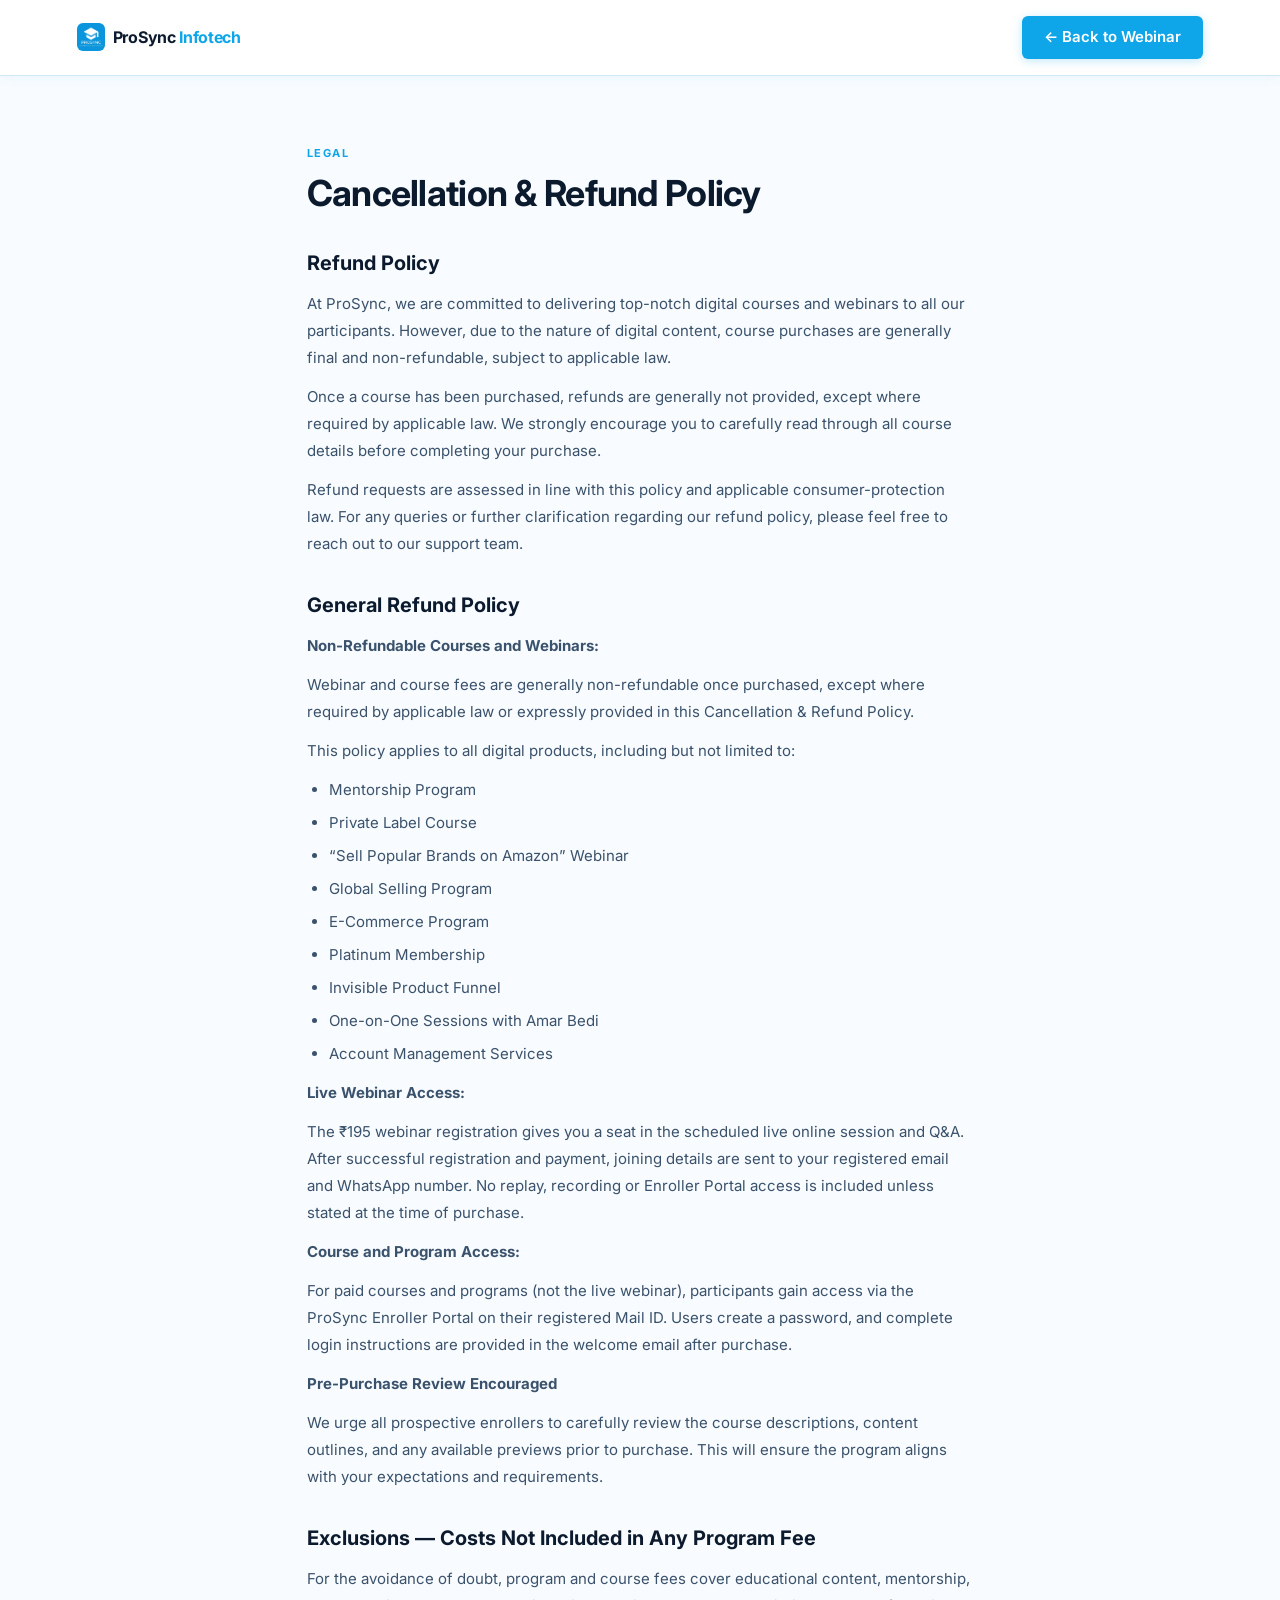
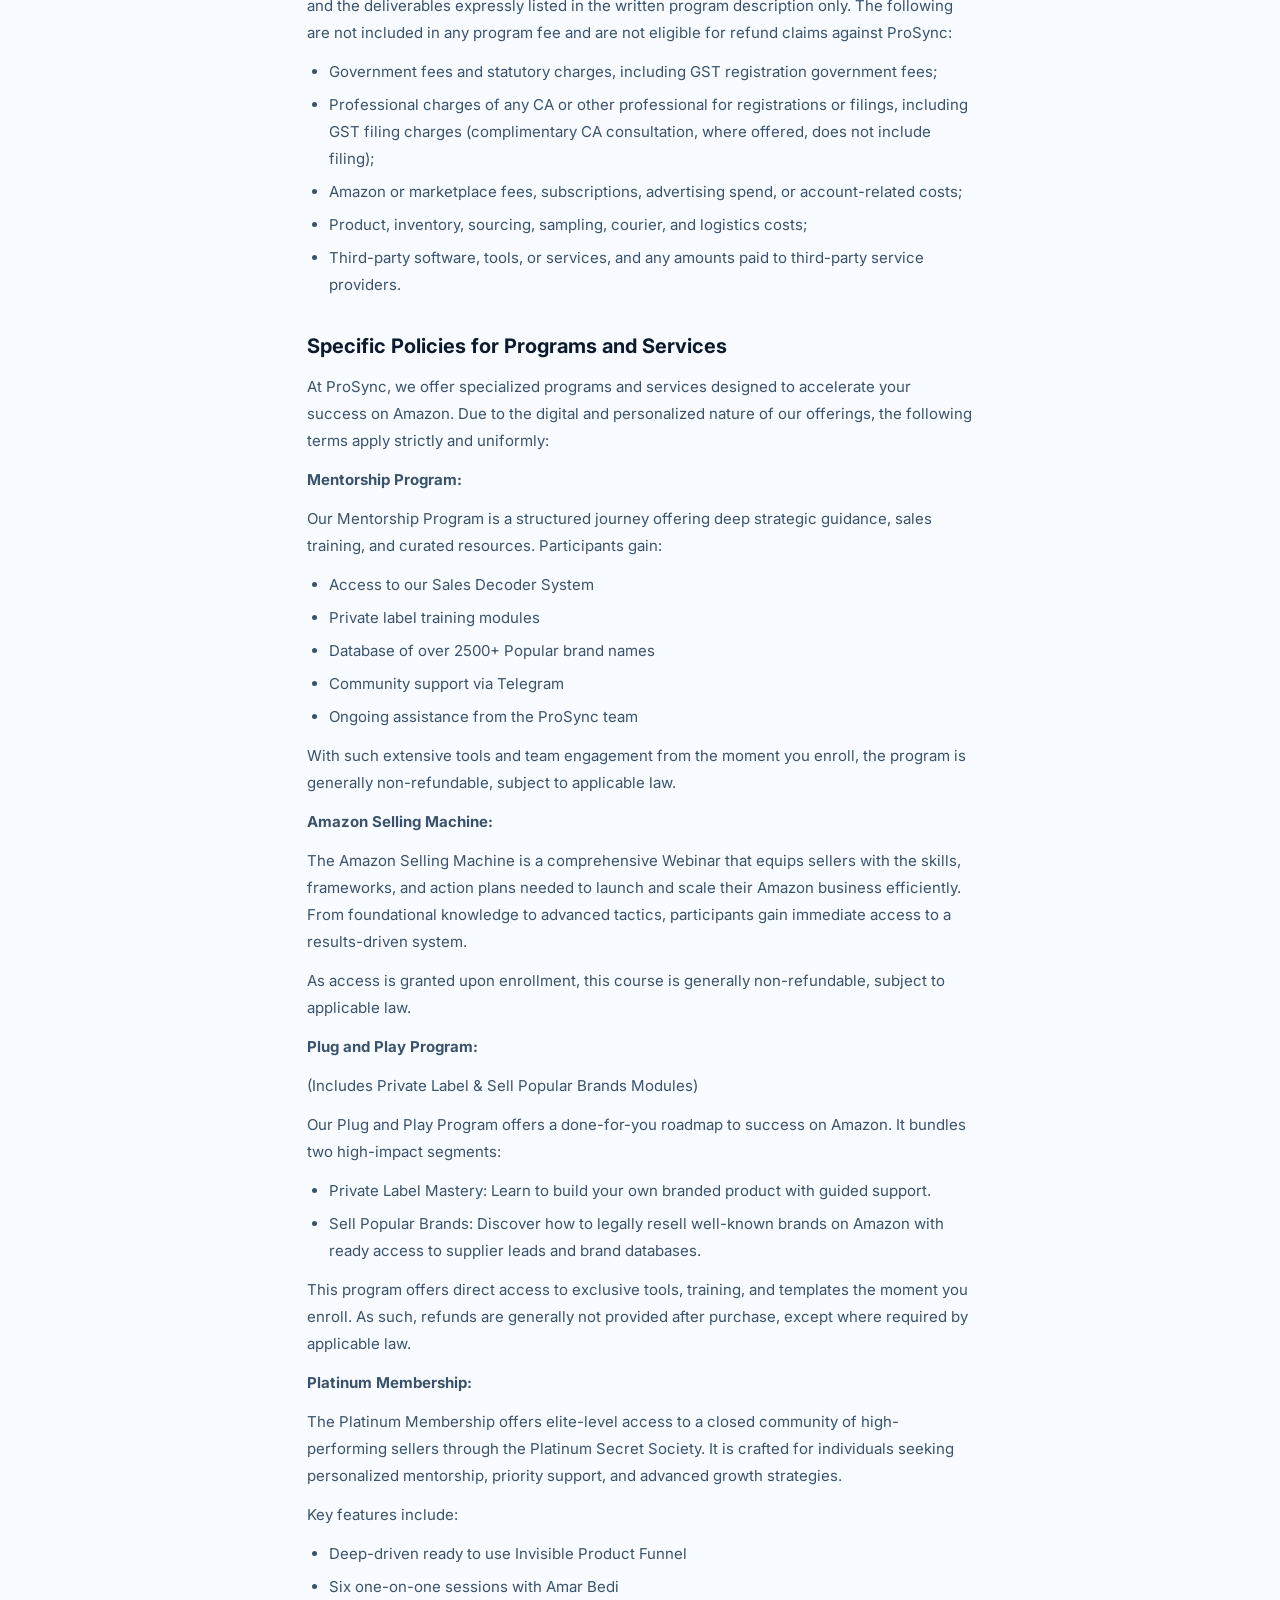
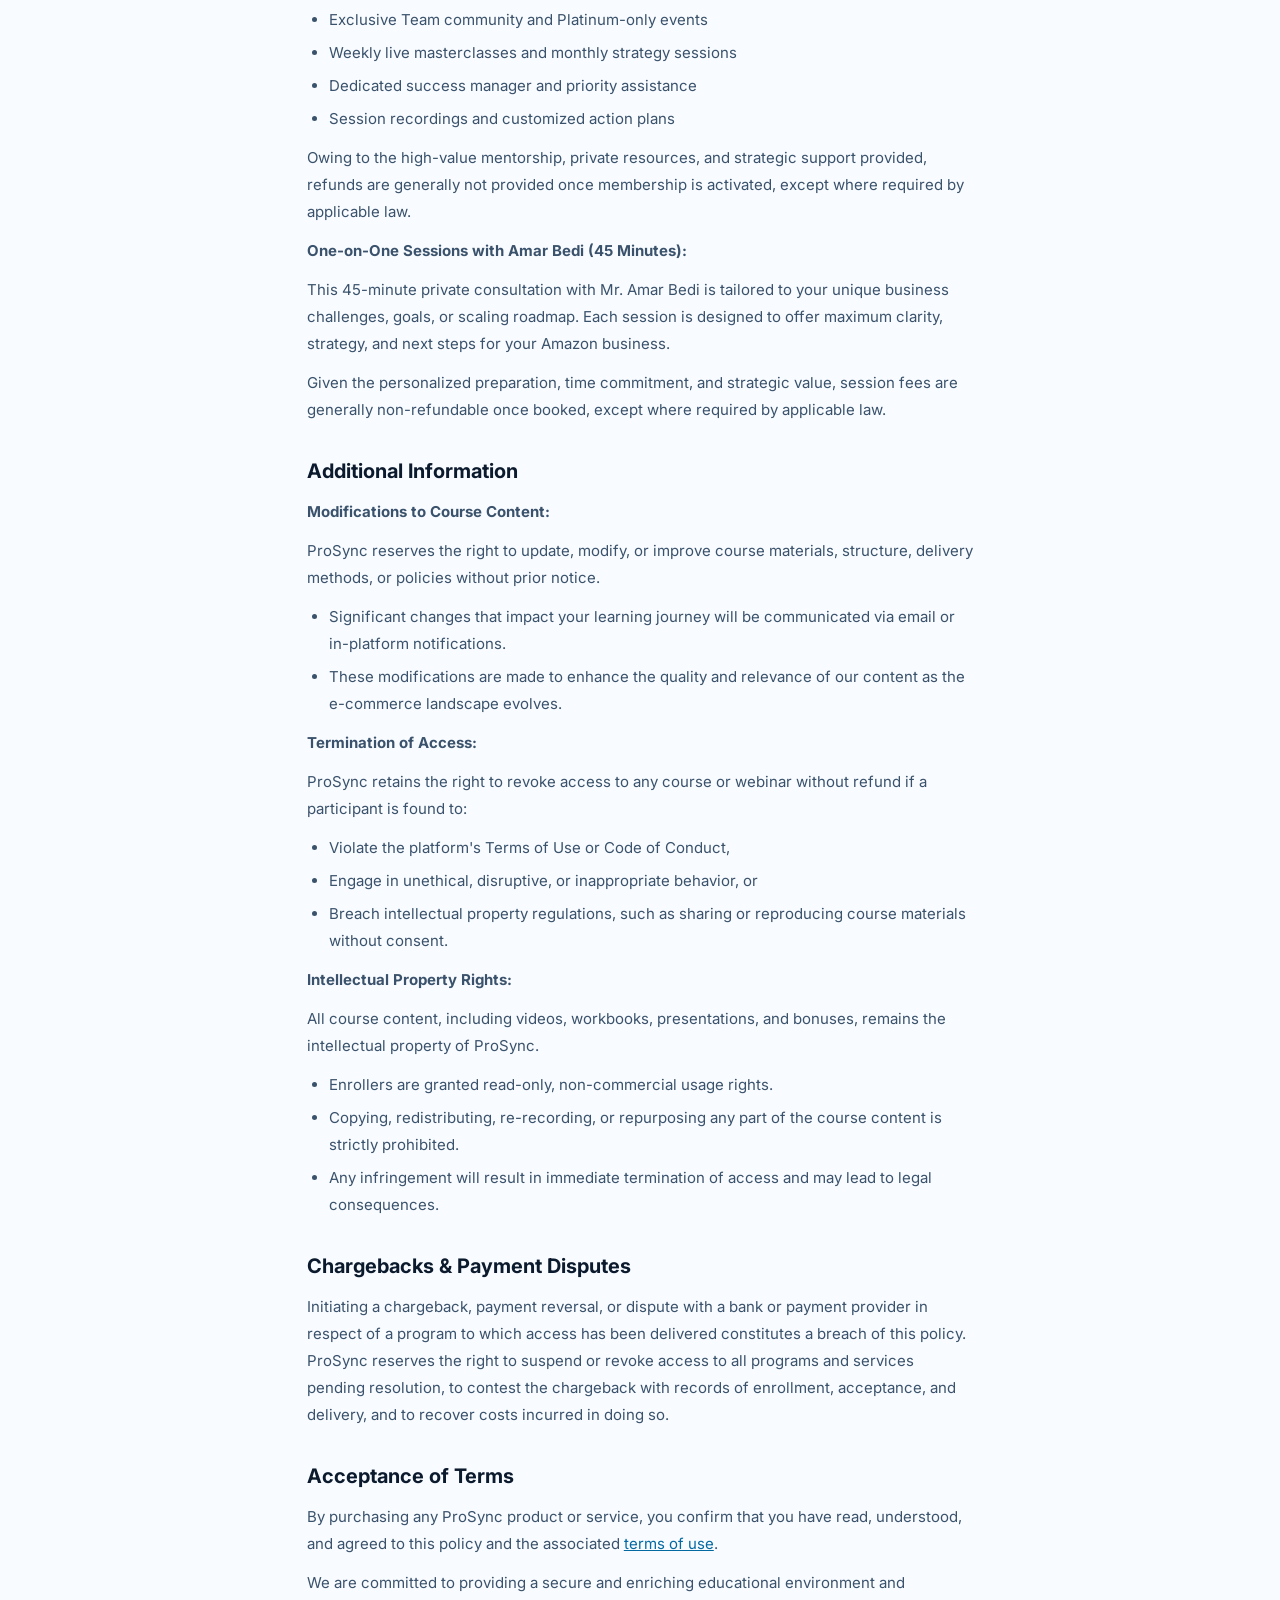
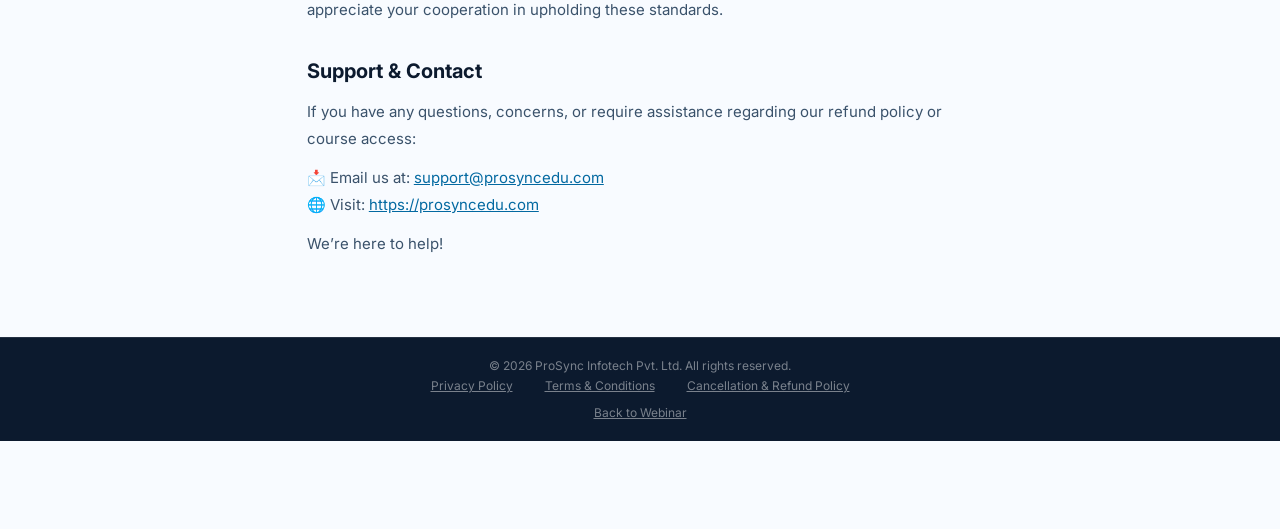
<file: cancellation-refund-policy.html>
<!doctype html>
<html lang="en-IN">
  <head>
    <meta charset="UTF-8" />
    <meta name="viewport" content="width=device-width, initial-scale=1.0" />
    <!-- Google Tag Manager -->
    <script>(function(w,d,s,l,i){w[l]=w[l]||[];w[l].push({'gtm.start':
    new Date().getTime(),event:'gtm.js'});var f=d.getElementsByTagName(s)[0],
    j=d.createElement(s),dl=l!='dataLayer'?'&l='+l:'';j.async=true;j.src=
    'https://www.googletagmanager.com/gtm.js?id='+i+dl;f.parentNode.insertBefore(j,f);
    })(window,document,'script','dataLayer','GTM-KR85QHR');</script>
    <!-- End Google Tag Manager -->
    <!-- Microsoft Clarity -->
    <script type="text/javascript">
      (function (c, l, a, r, i, t, y) {
        c[a] = c[a] || function () { (c[a].q = c[a].q || []).push(arguments); };
        t = l.createElement(r); t.async = 1; t.src = "https://www.clarity.ms/tag/" + i;
        y = l.getElementsByTagName(r)[0]; y.parentNode.insertBefore(t, y);
      })(window, document, "clarity", "script", "zknirijrjh");
    </script>
    <!-- End Microsoft Clarity -->
    <title>Cancellation &amp; Refund Policy | ProSync Infotech</title>
    <meta
      name="description"
      content="Cancellation and refund policy for ProSync Infotech courses, webinars, mentorship programs and services."
    />
    <meta name="robots" content="index, follow" />
    <meta name="googlebot" content="index, follow" />
    <link rel="canonical" href="https://asm.prosyncedu.com/cancellation-refund-policy.html" />
    <meta name="theme-color" content="#0369a1" />
    <link rel="icon" type="image/webp" href="image/favicon.webp" />
    <link rel="apple-touch-icon" href="image/favicon.webp" />
    <link rel="preconnect" href="https://fonts.googleapis.com" />
    <link rel="preconnect" href="https://fonts.gstatic.com" crossorigin />
    <link
      href="https://fonts.googleapis.com/css2?family=Inter:ital,wght@0,400;0,500;0,600;0,700;0,800;1,500;1,600;1,700&display=swap"
      rel="stylesheet"
    />
    <link rel="stylesheet" href="css/style.css" />
  </head>
  <body>
    <!-- Google Tag Manager (noscript) -->
    <noscript><iframe src="https://www.googletagmanager.com/ns.html?id=GTM-KR85QHR"
    height="0" width="0" style="display:none;visibility:hidden"></iframe></noscript>
    <!-- End Google Tag Manager (noscript) -->
    <nav aria-label="Main">
      <a href="index.html" class="logo" style="text-decoration: none">
        <img src="image/favicon.webp" alt="" width="28" height="28" />
        <span>ProSync <em>Infotech</em></span>
      </a>
      <a href="index.html" class="nav-cta">← Back to Webinar</a>
    </nav>

    <main class="section legal">
      <div class="sec-label">Legal</div>
      <h1 class="sec-title">Cancellation &amp; Refund Policy</h1>

      <h2>Refund Policy</h2>
      <p>
        At ProSync, we are committed to delivering top-notch digital courses
        and webinars to all our participants. However, due to the nature of
        digital content, course purchases are generally final and non-refundable, subject to applicable law.
      </p>
      <p>
        Once a course has been purchased, refunds are generally not provided, except where required by
        applicable law. We strongly encourage you to carefully read through
        all course details before completing your purchase.
      </p>
      <p>
        Refund requests are assessed in line with this policy and
        applicable consumer-protection law. For any queries or further clarification regarding our
        refund policy, please feel free to reach out to our support team.
      </p>

      <h2>General Refund Policy</h2>
      <p><strong>Non-Refundable Courses and Webinars:</strong></p>
      <p>
        Webinar and course fees are generally non-refundable once purchased,
        except where required by applicable law or expressly provided in this
        Cancellation &amp; Refund Policy.
      </p>
      <p>
        This policy applies to all digital products, including but not limited
        to:
      </p>
      <ul>
        <li>Mentorship Program</li>
        <li>Private Label Course</li>
        <li>“Sell Popular Brands on Amazon” Webinar</li>
        <li>Global Selling Program</li>
        <li>E-Commerce Program</li>
        <li>Platinum Membership</li>
        <li>Invisible Product Funnel</li>
        <li>One-on-One Sessions with Amar Bedi</li>
        <li>Account Management Services</li>
      </ul>

      <p><strong>Live Webinar Access:</strong></p>
      <p>
        The ₹195 webinar registration gives you a seat in the scheduled live
        online session and Q&amp;A. After successful registration and payment,
        joining details are sent to your registered email and WhatsApp number.
        No replay, recording or Enroller Portal access is included unless
        stated at the time of purchase.
      </p>
      <p><strong>Course and Program Access:</strong></p>
      <p>
        For paid courses and programs (not the live webinar), participants
        gain access via the ProSync Enroller Portal on their registered Mail
        ID. Users create a password, and complete login instructions are
        provided in the welcome email after purchase.
      </p>

      <p><strong>Pre-Purchase Review Encouraged</strong></p>
      <p>
        We urge all prospective enrollers to carefully review the course
        descriptions, content outlines, and any available previews prior to
        purchase. This will ensure the program aligns with your expectations
        and requirements.
      </p>

      <h2>Exclusions — Costs Not Included in Any Program Fee</h2>
      <p>
        For the avoidance of doubt, program and course fees cover educational
        content, mentorship, and the deliverables expressly listed in the
        written program description only. The following are not included in any
        program fee and are not eligible for refund claims against ProSync:
      </p>
      <ul>
        <li>
          Government fees and statutory charges, including GST registration
          government fees;
        </li>
        <li>
          Professional charges of any CA or other professional for
          registrations or filings, including GST filing charges (complimentary
          CA consultation, where offered, does not include filing);
        </li>
        <li>
          Amazon or marketplace fees, subscriptions, advertising spend, or
          account-related costs;
        </li>
        <li>
          Product, inventory, sourcing, sampling, courier, and logistics costs;
        </li>
        <li>
          Third-party software, tools, or services, and any amounts paid to
          third-party service providers.
        </li>
      </ul>

      <h2>Specific Policies for Programs and Services</h2>
      <p>
        At ProSync, we offer specialized programs and services designed to
        accelerate your success on Amazon. Due to the digital and personalized
        nature of our offerings, the following terms apply strictly and
        uniformly:
      </p>

      <p><strong>Mentorship Program:</strong></p>
      <p>
        Our Mentorship Program is a structured journey offering deep strategic
        guidance, sales training, and curated resources. Participants gain:
      </p>
      <ul>
        <li>Access to our Sales Decoder System</li>
        <li>Private label training modules</li>
        <li>Database of over 2500+ Popular brand names</li>
        <li>Community support via Telegram</li>
        <li>Ongoing assistance from the ProSync team</li>
      </ul>
      <p>
        With such extensive tools and team engagement from the moment you
        enroll, the program is generally non-refundable, subject to applicable
        law.
      </p>

      <p><strong>Amazon Selling Machine:</strong></p>
      <p>
        The Amazon Selling Machine is a comprehensive Webinar that equips
        sellers with the skills, frameworks, and action plans needed to launch
        and scale their Amazon business efficiently. From foundational
        knowledge to advanced tactics, participants gain immediate access to a
        results-driven system.
      </p>
      <p>
        As access is granted upon enrollment, this course is generally
        non-refundable, subject to applicable law.
      </p>

      <p><strong>Plug and Play Program:</strong></p>
      <p>(Includes Private Label &amp; Sell Popular Brands Modules)</p>
      <p>
        Our Plug and Play Program offers a done-for-you roadmap to success on
        Amazon. It bundles two high-impact segments:
      </p>
      <ul>
        <li>
          Private Label Mastery: Learn to build your own branded product with
          guided support.
        </li>
        <li>
          Sell Popular Brands: Discover how to legally resell well-known brands
          on Amazon with ready access to supplier leads and brand databases.
        </li>
      </ul>
      <p>
        This program offers direct access to exclusive tools, training, and
        templates the moment you enroll. As such, refunds are generally not
        provided after purchase, except where required by applicable law.
      </p>

      <p><strong>Platinum Membership:</strong></p>
      <p>
        The Platinum Membership offers elite-level access to a closed community
        of high-performing sellers through the Platinum Secret Society. It is
        crafted for individuals seeking personalized mentorship, priority
        support, and advanced growth strategies.
      </p>
      <p>Key features include:</p>
      <ul>
        <li>Deep-driven ready to use Invisible Product Funnel</li>
        <li>Six one-on-one sessions with Amar Bedi</li>
        <li>Exclusive Team community and Platinum-only events</li>
        <li>Weekly live masterclasses and monthly strategy sessions</li>
        <li>Dedicated success manager and priority assistance</li>
        <li>Session recordings and customized action plans</li>
      </ul>
      <p>
        Owing to the high-value mentorship, private resources, and strategic
        support provided, refunds are generally not provided once membership
        is activated, except where required by applicable law.
      </p>

      <p><strong>One-on-One Sessions with Amar Bedi (45 Minutes):</strong></p>
      <p>
        This 45-minute private consultation with Mr. Amar Bedi is tailored to
        your unique business challenges, goals, or scaling roadmap. Each
        session is designed to offer maximum clarity, strategy, and next steps
        for your Amazon business.
      </p>
      <p>
        Given the personalized preparation, time commitment, and strategic
        value, session fees are generally non-refundable once booked, except
        where required by applicable law.
      </p>

      <h2>Additional Information</h2>
      <p><strong>Modifications to Course Content:</strong></p>
      <p>
        ProSync reserves the right to update, modify, or improve course
        materials, structure, delivery methods, or policies without prior
        notice.
      </p>
      <ul>
        <li>
          Significant changes that impact your learning journey will be
          communicated via email or in-platform notifications.
        </li>
        <li>
          These modifications are made to enhance the quality and relevance of
          our content as the e-commerce landscape evolves.
        </li>
      </ul>

      <p><strong>Termination of Access:</strong></p>
      <p>
        ProSync retains the right to revoke access to any course or webinar
        without refund if a participant is found to:
      </p>
      <ul>
        <li>Violate the platform's Terms of Use or Code of Conduct,</li>
        <li>Engage in unethical, disruptive, or inappropriate behavior, or</li>
        <li>
          Breach intellectual property regulations, such as sharing or
          reproducing course materials without consent.
        </li>
      </ul>

      <p><strong>Intellectual Property Rights:</strong></p>
      <p>
        All course content, including videos, workbooks, presentations, and
        bonuses, remains the intellectual property of ProSync.
      </p>
      <ul>
        <li>Enrollers are granted read-only, non-commercial usage rights.</li>
        <li>
          Copying, redistributing, re-recording, or repurposing any part of the
          course content is strictly prohibited.
        </li>
        <li>
          Any infringement will result in immediate termination of access and
          may lead to legal consequences.
        </li>
      </ul>

      <h2>Chargebacks &amp; Payment Disputes</h2>
      <p>
        Initiating a chargeback, payment reversal, or dispute with a bank or
        payment provider in respect of a program to which access has been
        delivered constitutes a breach of this policy. ProSync reserves the
        right to suspend or revoke access to all programs and services pending
        resolution, to contest the chargeback with records of enrollment,
        acceptance, and delivery, and to recover costs incurred in doing so.
      </p>

      <h2>Acceptance of Terms</h2>
      <p>
        By purchasing any ProSync product or service, you confirm that you have
        read, understood, and agreed to this policy and the associated
        <a href="terms-and-conditions.html" target="_blank" rel="noopener">terms of use</a>.
      </p>
      <p>
        We are committed to providing a secure and enriching educational
        environment and appreciate your cooperation in upholding these
        standards.
      </p>

      <h2>Support &amp; Contact</h2>
      <p>
        If you have any questions, concerns, or require assistance regarding
        our refund policy or course access:
      </p>
      <p>
        📩 Email us at:
        <a href="mailto:support@prosyncedu.com">support@prosyncedu.com</a><br />
        🌐 Visit:
        <a href="https://prosyncedu.com" target="_blank" rel="noopener"
          >https://prosyncedu.com</a
        >
      </p>
      <p>We’re here to help!</p>
    </main>

    <footer>
      <div class="footer-bottom">
        <div class="footer-bottom-inner">
          <div>
            © 2026 ProSync Infotech Pvt. Ltd. All rights reserved.
            <span class="footer-links"
              ><a href="privacy-policy.html" target="_blank" rel="noopener">Privacy Policy</a><a href="terms-and-conditions.html" target="_blank" rel="noopener">Terms &amp; Conditions</a><a href="cancellation-refund-policy.html" target="_blank" rel="noopener"
                >Cancellation &amp; Refund Policy</a
              ></span
            >
          </div>
          <div><a href="index.html">Back to Webinar</a></div>
        </div>
      </div>
    </footer>
  </body>
</html>
</file>
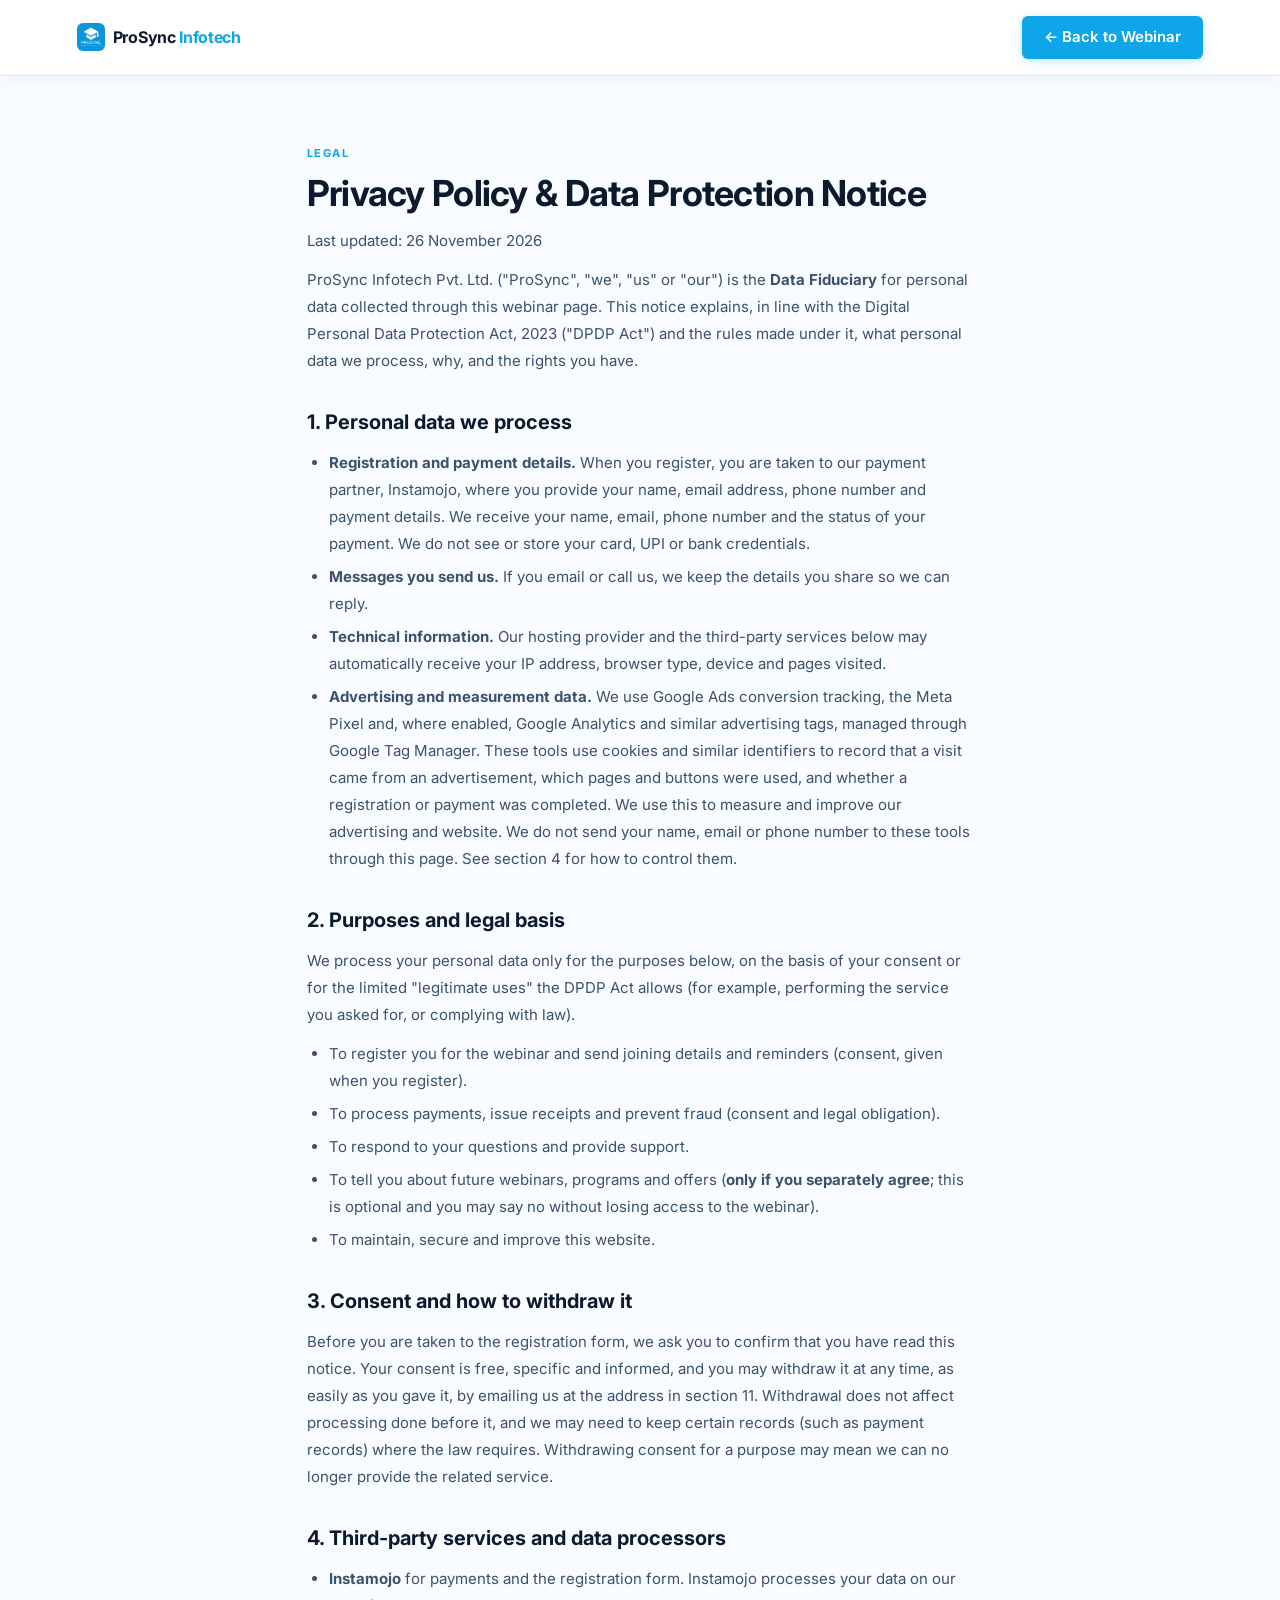
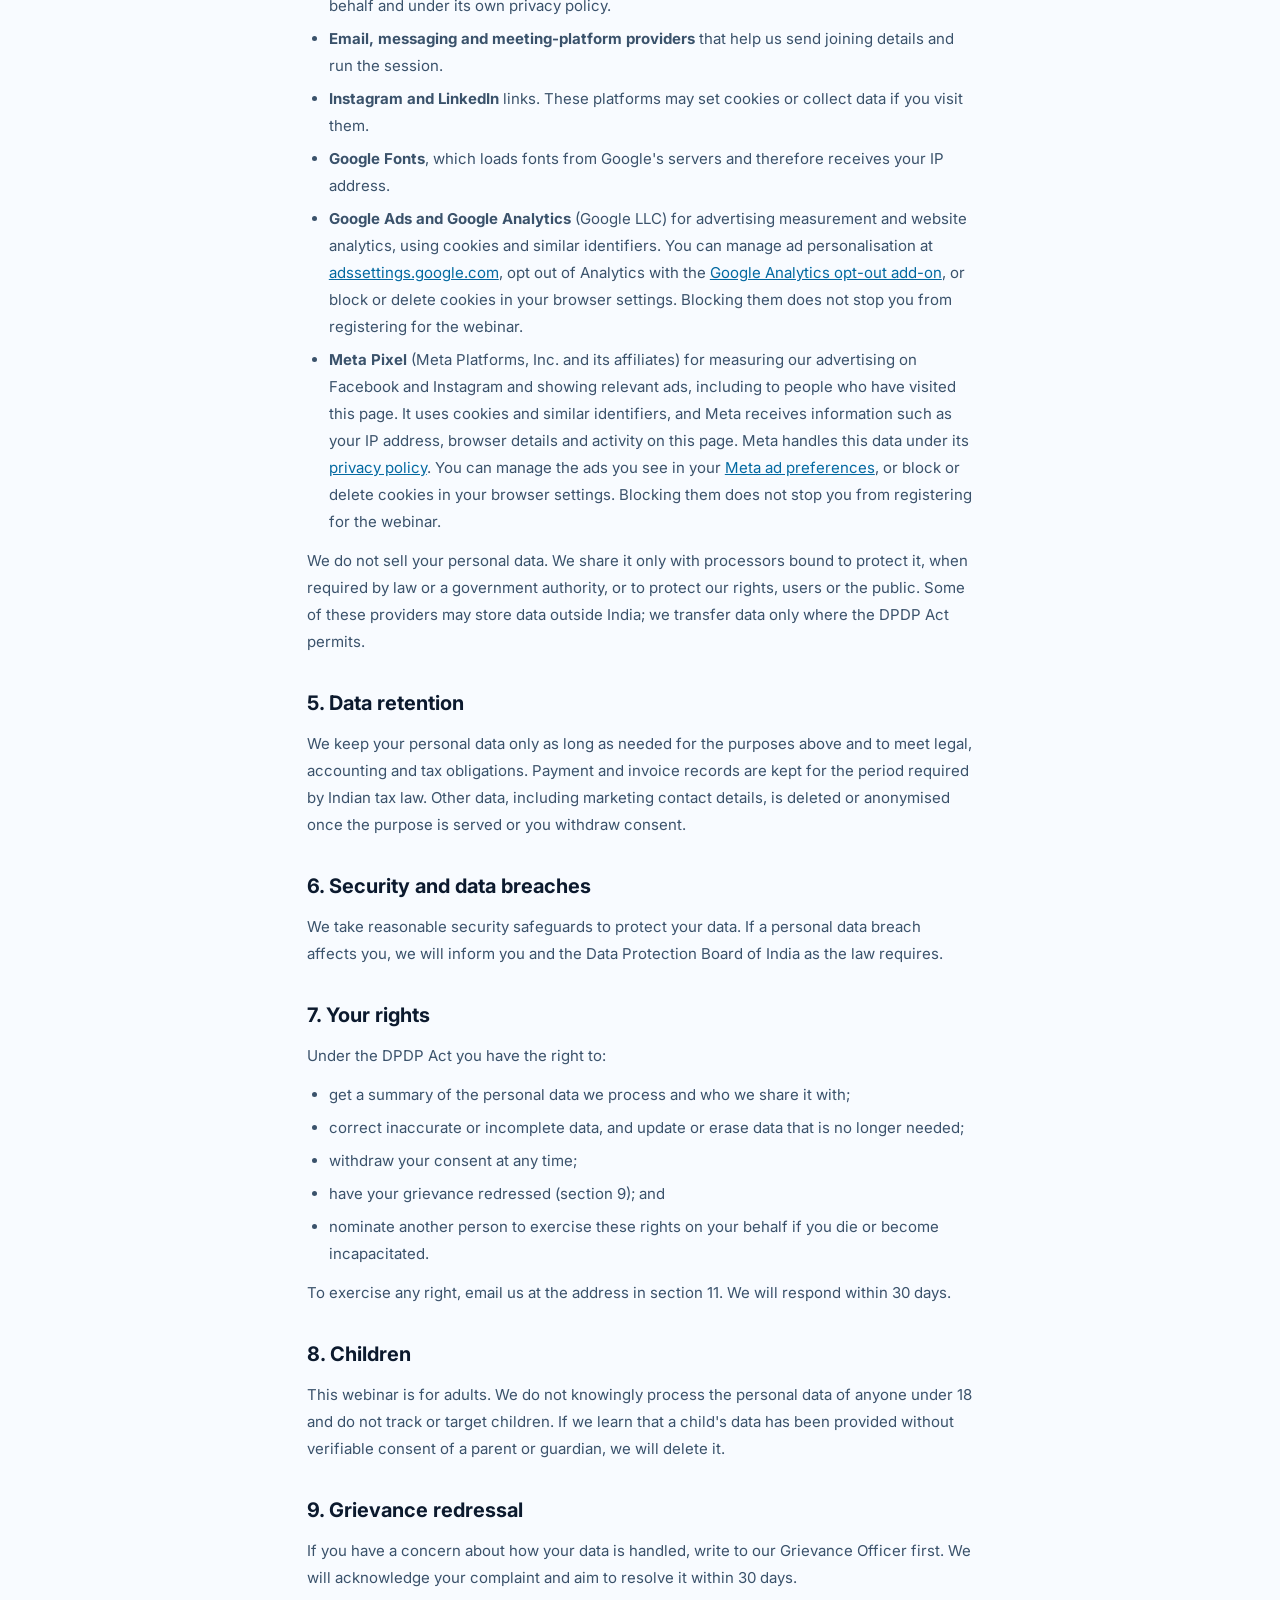
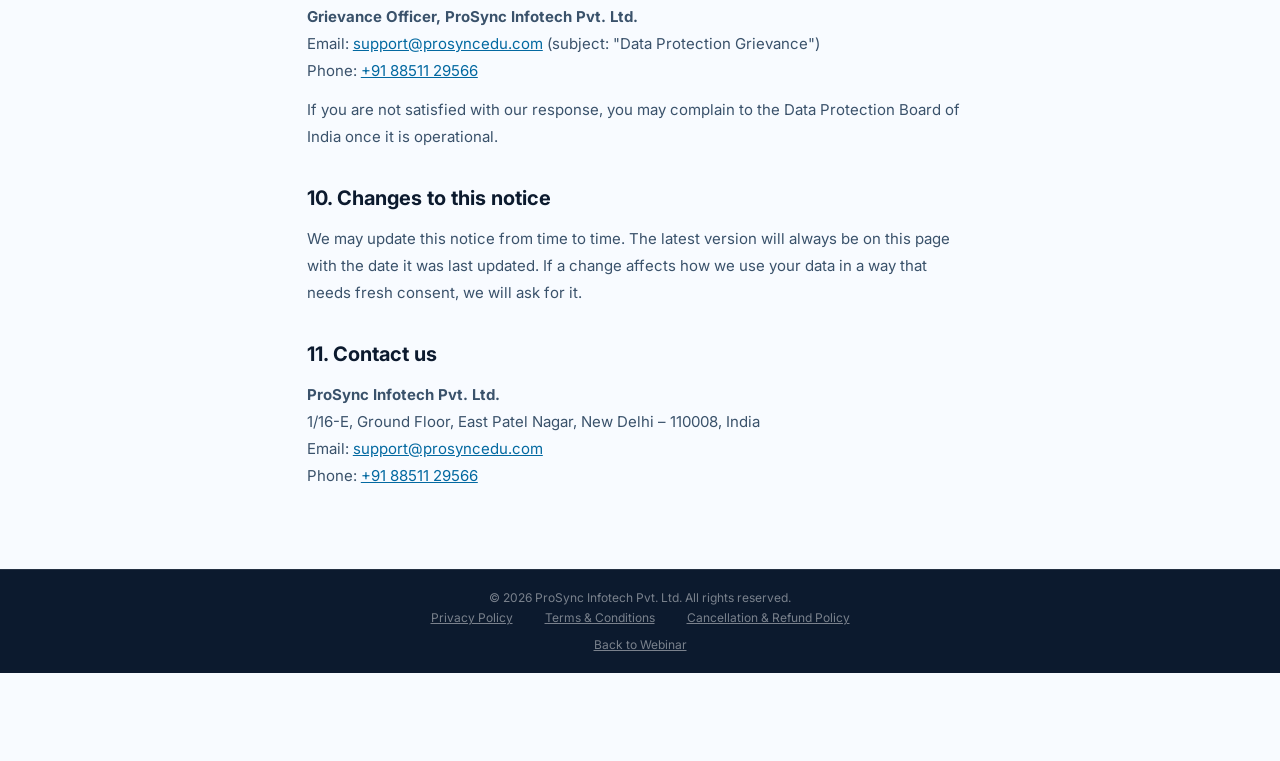
<file: privacy-policy.html>
<!doctype html>
<html lang="en-IN">
  <head>
    <meta charset="UTF-8" />
    <meta name="viewport" content="width=device-width, initial-scale=1.0" />
    <!-- Google Tag Manager -->
    <script>(function(w,d,s,l,i){w[l]=w[l]||[];w[l].push({'gtm.start':
    new Date().getTime(),event:'gtm.js'});var f=d.getElementsByTagName(s)[0],
    j=d.createElement(s),dl=l!='dataLayer'?'&l='+l:'';j.async=true;j.src=
    'https://www.googletagmanager.com/gtm.js?id='+i+dl;f.parentNode.insertBefore(j,f);
    })(window,document,'script','dataLayer','GTM-KR85QHR');</script>
    <!-- End Google Tag Manager -->
    <!-- Microsoft Clarity -->
    <script type="text/javascript">
      (function (c, l, a, r, i, t, y) {
        c[a] = c[a] || function () { (c[a].q = c[a].q || []).push(arguments); };
        t = l.createElement(r); t.async = 1; t.src = "https://www.clarity.ms/tag/" + i;
        y = l.getElementsByTagName(r)[0]; y.parentNode.insertBefore(t, y);
      })(window, document, "clarity", "script", "zknirijrjh");
    </script>
    <!-- End Microsoft Clarity -->
    <title>Privacy Policy | ProSync Infotech</title>
    <meta
      name="description"
      content="How ProSync Infotech Pvt. Ltd. collects, uses and protects your personal data under the DPDP Act, 2023 when you visit our Amazon FBA webinar page or register for a session."
    />
    <meta name="robots" content="index, follow" />
    <meta name="googlebot" content="index, follow" />
    <link rel="canonical" href="https://asm.prosyncedu.com/privacy-policy.html" />
    <meta name="theme-color" content="#0369a1" />
    <link rel="icon" type="image/webp" href="image/favicon.webp" />
    <link rel="apple-touch-icon" href="image/favicon.webp" />
    <link rel="preconnect" href="https://fonts.googleapis.com" />
    <link rel="preconnect" href="https://fonts.gstatic.com" crossorigin />
    <link
      href="https://fonts.googleapis.com/css2?family=Inter:ital,wght@0,400;0,500;0,600;0,700;0,800;1,500;1,600;1,700&display=swap"
      rel="stylesheet"
    />
    <link rel="stylesheet" href="css/style.css" />
  </head>
  <body>
    <!-- Google Tag Manager (noscript) -->
    <noscript><iframe src="https://www.googletagmanager.com/ns.html?id=GTM-KR85QHR"
    height="0" width="0" style="display:none;visibility:hidden"></iframe></noscript>
    <!-- End Google Tag Manager (noscript) -->
    <nav aria-label="Main">
      <a href="index.html" class="logo" style="text-decoration: none">
        <img src="image/favicon.webp" alt="" width="28" height="28" />
        <span>ProSync <em>Infotech</em></span>
      </a>
      <a href="index.html" class="nav-cta">← Back to Webinar</a>
    </nav>

    <main class="section legal">
      <div class="sec-label">Legal</div>
      <h1 class="sec-title">Privacy Policy &amp; Data Protection Notice</h1>
      <p class="legal-updated">Last updated: 26 November 2026</p>

      <p>
        ProSync Infotech Pvt. Ltd. ("ProSync", "we", "us" or "our") is the
        <strong>Data Fiduciary</strong> for personal data collected through this
        webinar page. This notice explains, in line with the Digital Personal
        Data Protection Act, 2023 ("DPDP Act") and the rules made under it, what
        personal data we process, why, and the rights you have.
      </p>

      <h2>1. Personal data we process</h2>
      <ul>
        <li>
          <strong>Registration and payment details.</strong> When you register,
          you are taken to our payment partner, Instamojo, where you provide
          your name, email address, phone number and payment details. We
          receive your name, email, phone number and the status of your payment.
          We do not see or store your card, UPI or bank credentials.
        </li>
        <li>
          <strong>Messages you send us.</strong> If you email or call us, we
          keep the details you share so we can reply.
        </li>
        <li>
          <strong>Technical information.</strong> Our hosting provider and the
          third-party services below may automatically receive your IP address,
          browser type, device and pages visited.
        </li>
        <li>
          <strong>Advertising and measurement data.</strong> We use Google Ads
          conversion tracking, the Meta Pixel and, where enabled, Google
          Analytics and similar advertising tags, managed through Google Tag
          Manager. These tools use cookies and similar identifiers to record
          that a visit came from an advertisement, which pages and buttons were
          used, and whether a registration or payment was completed. We use this
          to measure and improve our advertising and website. We do not send
          your name, email or phone number to these tools through this page. See
          section 4 for how to control them.
        </li>
      </ul>

      <h2>2. Purposes and legal basis</h2>
      <p>
        We process your personal data only for the purposes below, on the basis
        of your consent or for the limited "legitimate uses" the DPDP Act
        allows (for example, performing the service you asked for, or complying
        with law).
      </p>
      <ul>
        <li>
          To register you for the webinar and send joining details and
          reminders (consent, given when you register).
        </li>
        <li>
          To process payments, issue receipts and prevent fraud (consent and
          legal obligation).
        </li>
        <li>To respond to your questions and provide support.</li>
        <li>
          To tell you about future webinars, programs and offers
          (<strong>only if you separately agree</strong>; this is optional and
          you may say no without losing access to the webinar).
        </li>
        <li>To maintain, secure and improve this website.</li>
      </ul>

      <h2>3. Consent and how to withdraw it</h2>
      <p>
        Before you are taken to the registration form, we ask you to confirm
        that you have read this notice. Your consent is free, specific and
        informed, and you may withdraw it at any time, as easily as you gave it,
        by emailing us at the address in section 11. Withdrawal does not affect
        processing done before it, and we may need to keep certain records
        (such as payment records) where the law requires. Withdrawing consent
        for a purpose may mean we can no longer provide the related service.
      </p>

      <h2>4. Third-party services and data processors</h2>
      <ul>
        <li>
          <strong>Instamojo</strong> for payments and the registration form.
          Instamojo processes your data on our behalf and under its own privacy
          policy.
        </li>
        <li>
          <strong>Email, messaging and meeting-platform providers</strong> that
          help us send joining details and run the session.
        </li>
        <li>
          <strong>Instagram and LinkedIn</strong> links. These platforms may set
          cookies or collect data if you visit them.
        </li>
        <li>
          <strong>Google Fonts</strong>, which loads fonts from Google's
          servers and therefore receives your IP address.
        </li>
        <li>
          <strong>Google Ads and Google Analytics</strong> (Google LLC) for
          advertising measurement and website analytics, using cookies and
          similar identifiers. You can manage ad personalisation at
          <a href="https://adssettings.google.com" target="_blank" rel="noopener">adssettings.google.com</a>,
          opt out of Analytics with the
          <a href="https://tools.google.com/dlpage/gaoptout" target="_blank" rel="noopener">Google Analytics opt-out add-on</a>,
          or block or delete cookies in your browser settings. Blocking them
          does not stop you from registering for the webinar.
        </li>
        <li>
          <strong>Meta Pixel</strong> (Meta Platforms, Inc. and its affiliates)
          for measuring our advertising on Facebook and Instagram and showing
          relevant ads, including to people who have visited this page. It uses
          cookies and similar identifiers, and Meta receives information such as
          your IP address, browser details and activity on this page. Meta
          handles this data under its
          <a href="https://www.facebook.com/privacy/policy/" target="_blank" rel="noopener">privacy policy</a>.
          You can manage the ads you see in your
          <a href="https://www.facebook.com/adpreferences" target="_blank" rel="noopener">Meta ad preferences</a>,
          or block or delete cookies in your browser settings. Blocking them
          does not stop you from registering for the webinar.
        </li>
      </ul>
      <p>
        We do not sell your personal data. We share it only with processors
        bound to protect it, when required by law or a government authority, or
        to protect our rights, users or the public. Some of these providers may
        store data outside India; we transfer data only where the DPDP Act
        permits.
      </p>

      <h2>5. Data retention</h2>
      <p>
        We keep your personal data only as long as needed for the purposes
        above and to meet legal, accounting and tax obligations. Payment and
        invoice records are kept for the period required by Indian tax law.
        Other data, including marketing contact details, is deleted or
        anonymised once the purpose is served or you withdraw consent.
      </p>

      <h2>6. Security and data breaches</h2>
      <p>
        We take reasonable security safeguards to protect your data. If a
        personal data breach affects you, we will inform you and the Data
        Protection Board of India as the law requires.
      </p>

      <h2>7. Your rights</h2>
      <p>Under the DPDP Act you have the right to:</p>
      <ul>
        <li>
          get a summary of the personal data we process and who we share it
          with;
        </li>
        <li>
          correct inaccurate or incomplete data, and update or erase data that
          is no longer needed;
        </li>
        <li>withdraw your consent at any time;</li>
        <li>have your grievance redressed (section 9); and</li>
        <li>
          nominate another person to exercise these rights on your behalf if you
          die or become incapacitated.
        </li>
      </ul>
      <p>
        To exercise any right, email us at the address in section 11. We will
        respond within 30 days.
      </p>

      <h2>8. Children</h2>
      <p>
        This webinar is for adults. We do not knowingly process the personal
        data of anyone under 18 and do not track or target children. If we learn
        that a child's data has been provided without verifiable consent of a
        parent or guardian, we will delete it.
      </p>

      <h2>9. Grievance redressal</h2>
      <p>
        If you have a concern about how your data is handled, write to our
        Grievance Officer first. We will acknowledge your complaint and aim to
        resolve it within 30 days.
      </p>
      <p>
        <strong>Grievance Officer, ProSync Infotech Pvt. Ltd.</strong><br />
        Email:
        <a href="mailto:support@prosyncedu.com">support@prosyncedu.com</a>
        (subject: "Data Protection Grievance")<br />
        Phone: <a href="tel:+918851129566">+91 88511 29566</a>
      </p>
      <p>
        If you are not satisfied with our response, you may complain to the
        Data Protection Board of India once it is operational.
      </p>

      <h2>10. Changes to this notice</h2>
      <p>
        We may update this notice from time to time. The latest version will
        always be on this page with the date it was last updated. If a change
        affects how we use your data in a way that needs fresh consent, we will
        ask for it.
      </p>

      <h2>11. Contact us</h2>
      <p>
        <strong>ProSync Infotech Pvt. Ltd.</strong><br />
        1/16-E, Ground Floor, East Patel Nagar, New Delhi – 110008, India<br />
        Email:
        <a href="mailto:support@prosyncedu.com">support@prosyncedu.com</a><br />
        Phone: <a href="tel:+918851129566">+91 88511 29566</a>
      </p>
    </main>

    <footer>
      <div class="footer-bottom">
        <div class="footer-bottom-inner">
          <div>
            © 2026 ProSync Infotech Pvt. Ltd. All rights reserved.
            <span class="footer-links"
              ><a href="privacy-policy.html" target="_blank" rel="noopener">Privacy Policy</a><a href="terms-and-conditions.html" target="_blank" rel="noopener">Terms &amp; Conditions</a><a href="cancellation-refund-policy.html" target="_blank" rel="noopener"
                >Cancellation &amp; Refund Policy</a
              ></span
            >
          </div>
          <div><a href="index.html">Back to Webinar</a></div>
        </div>
      </div>
    </footer>
  </body>
</html>
</file>
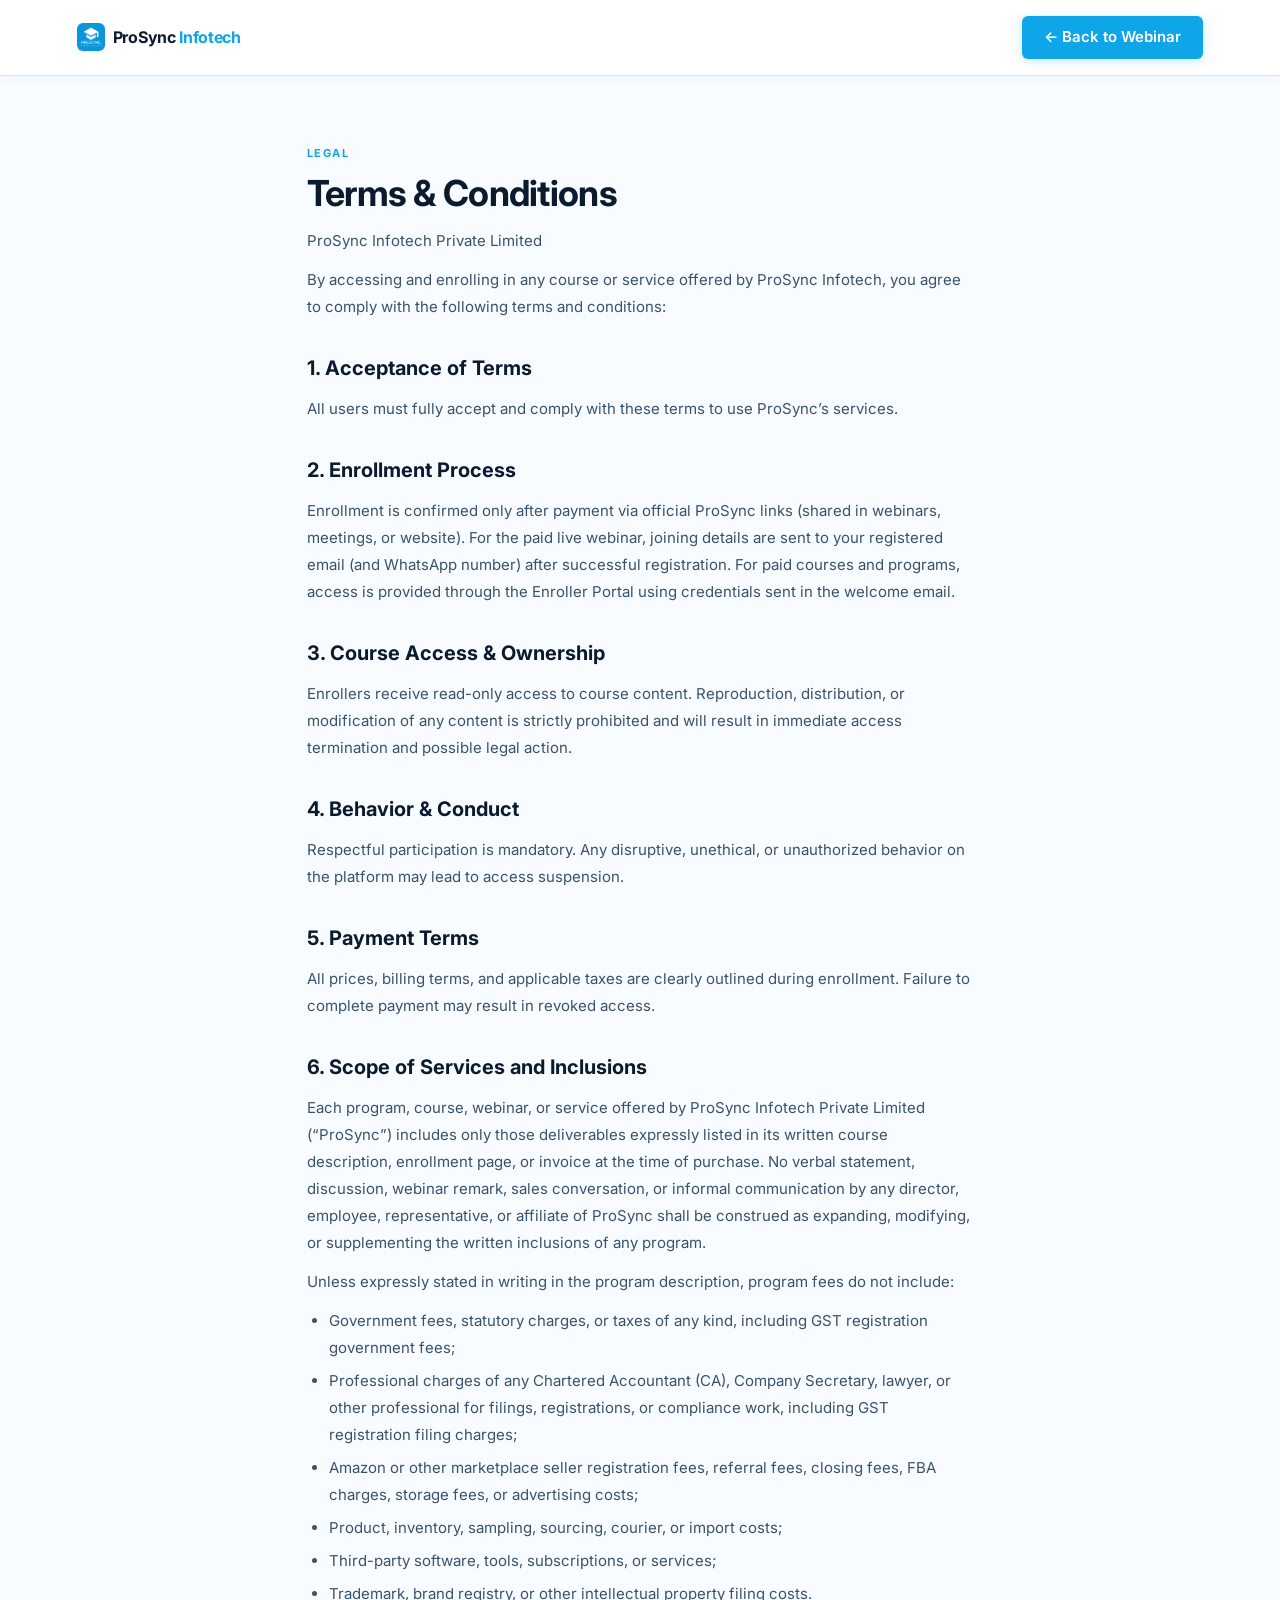
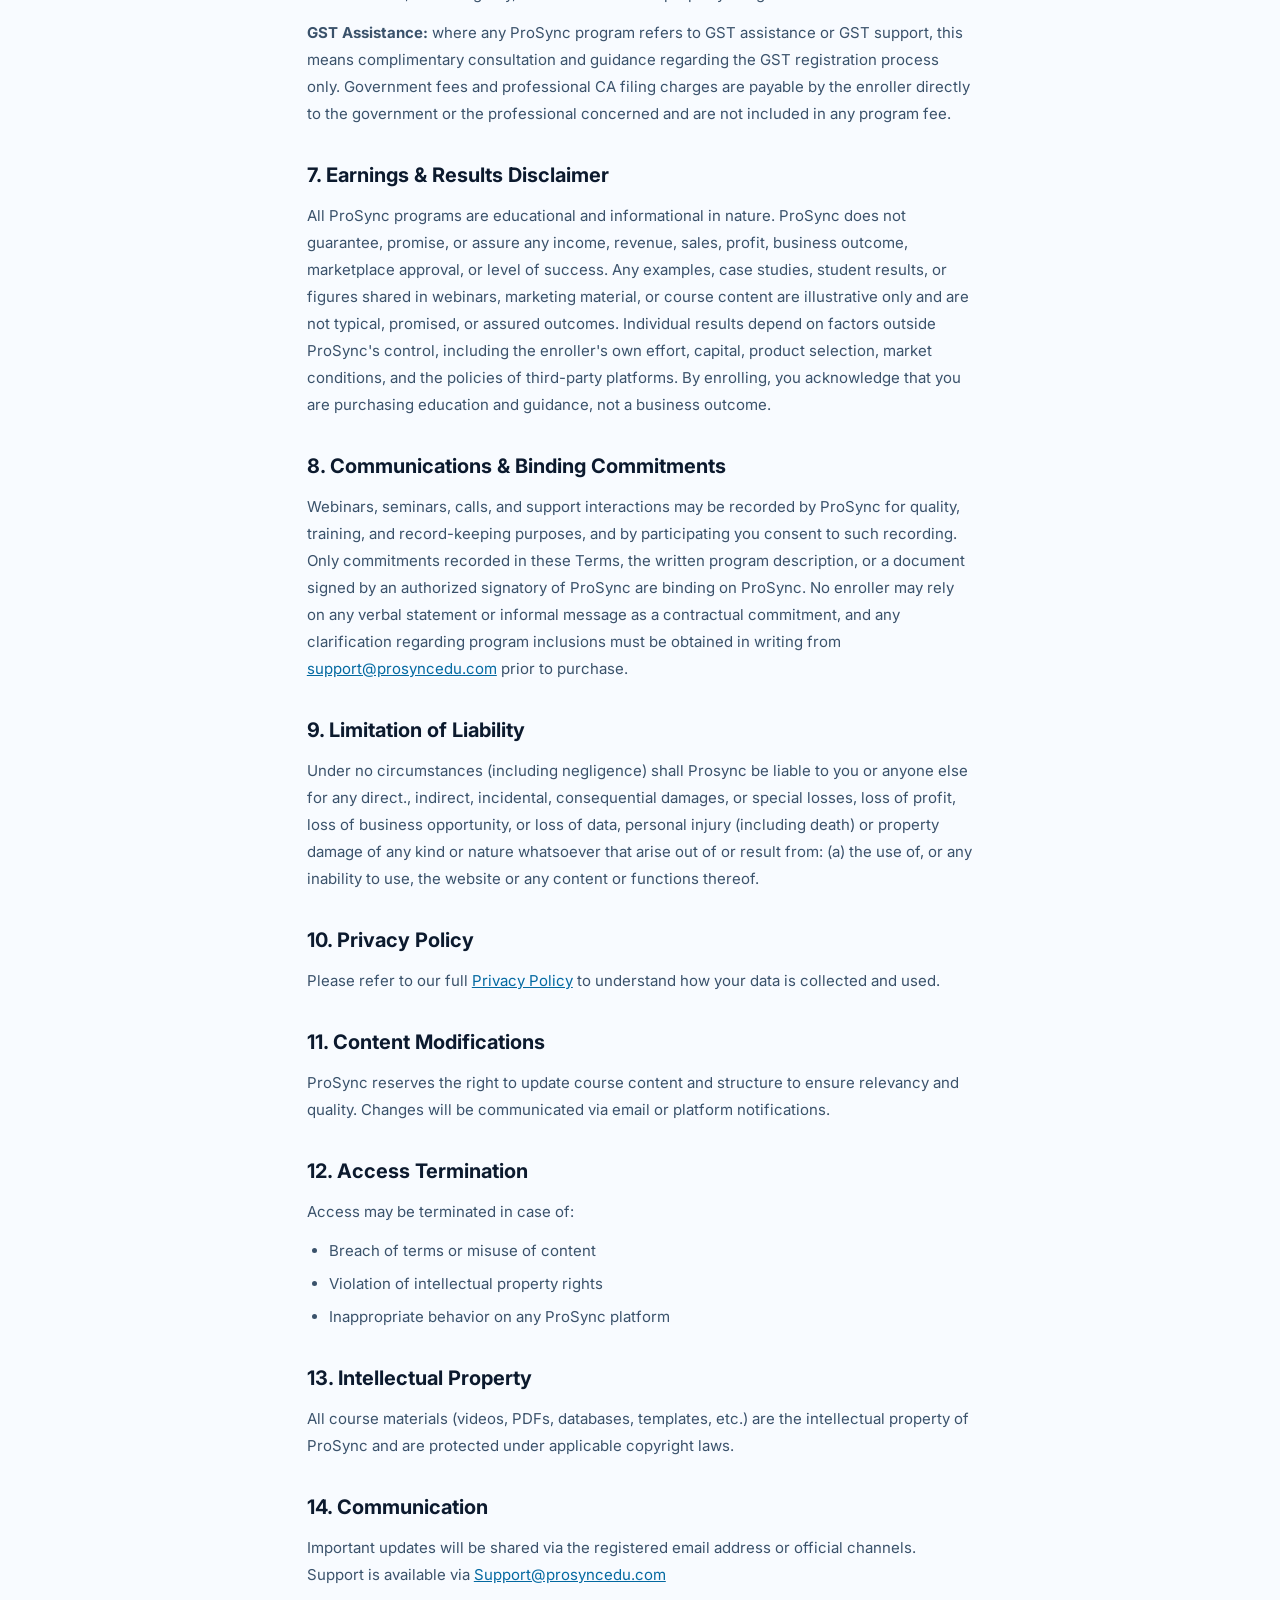
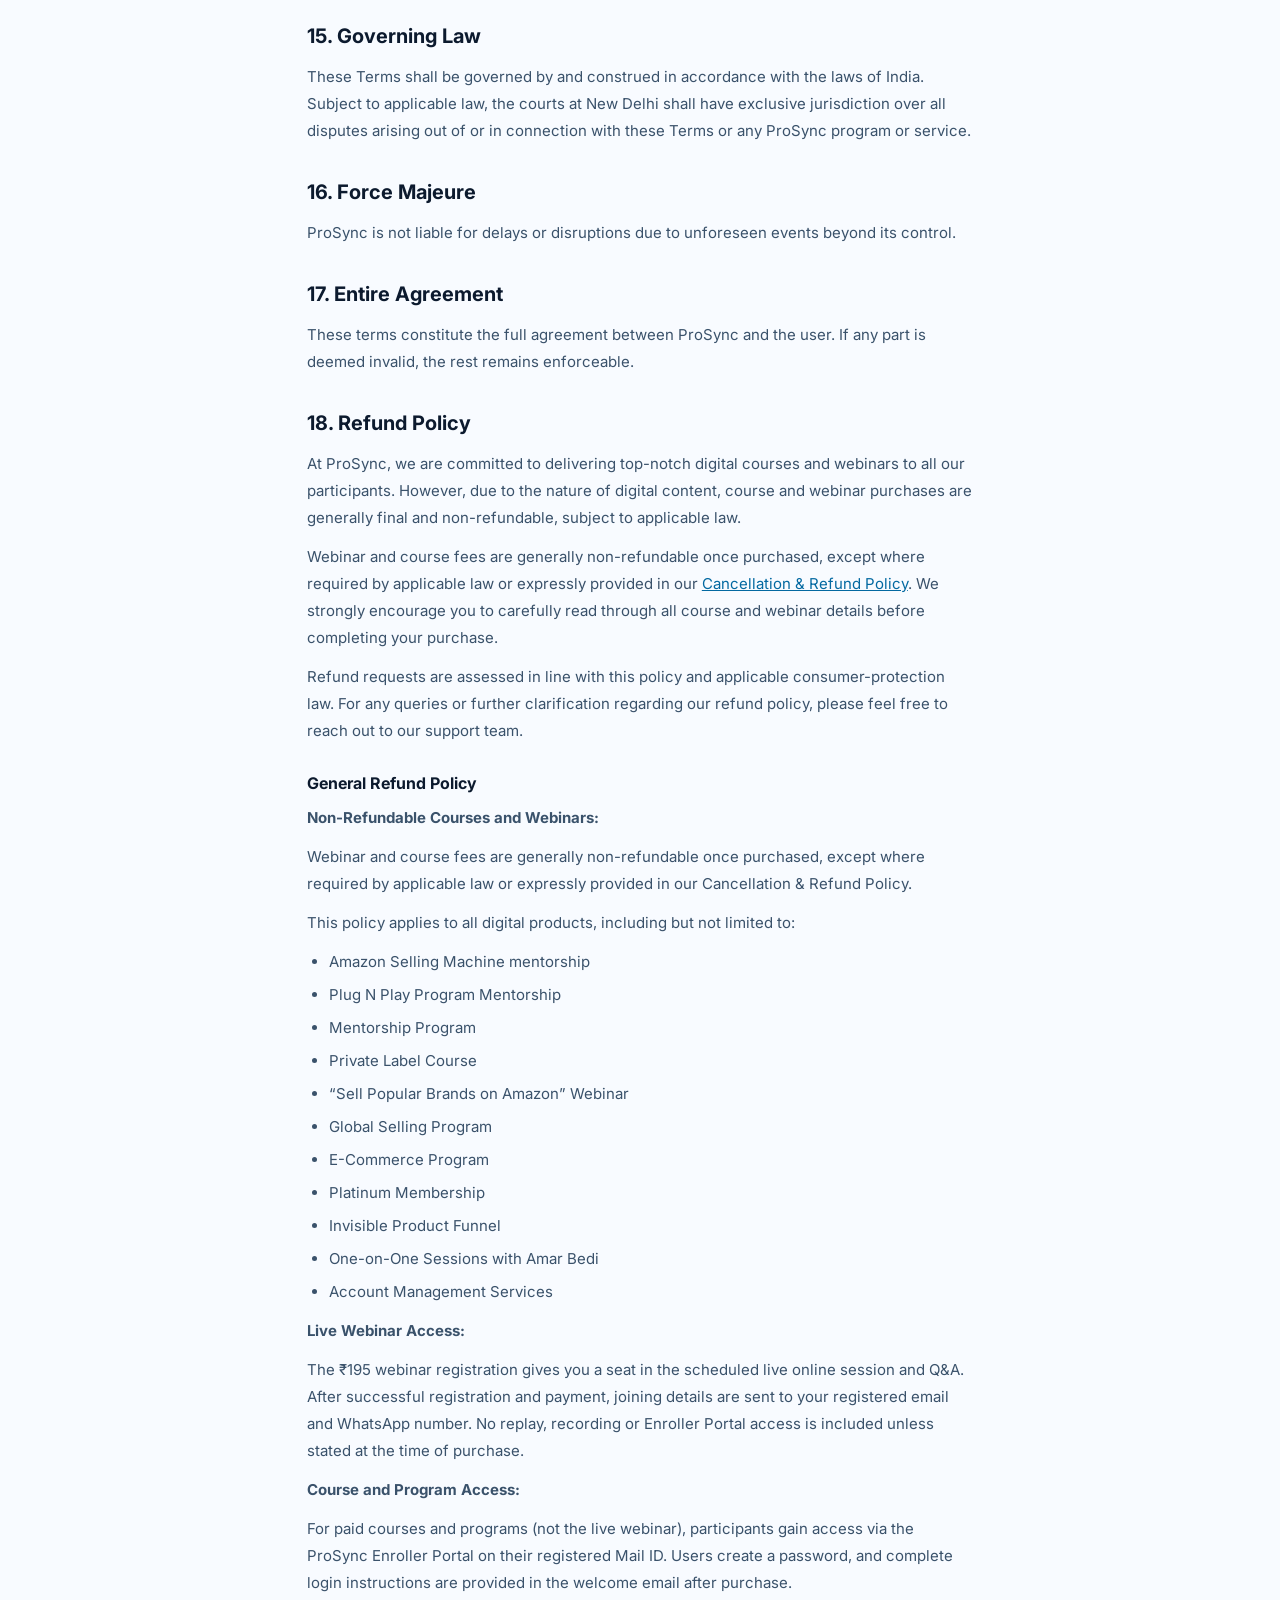
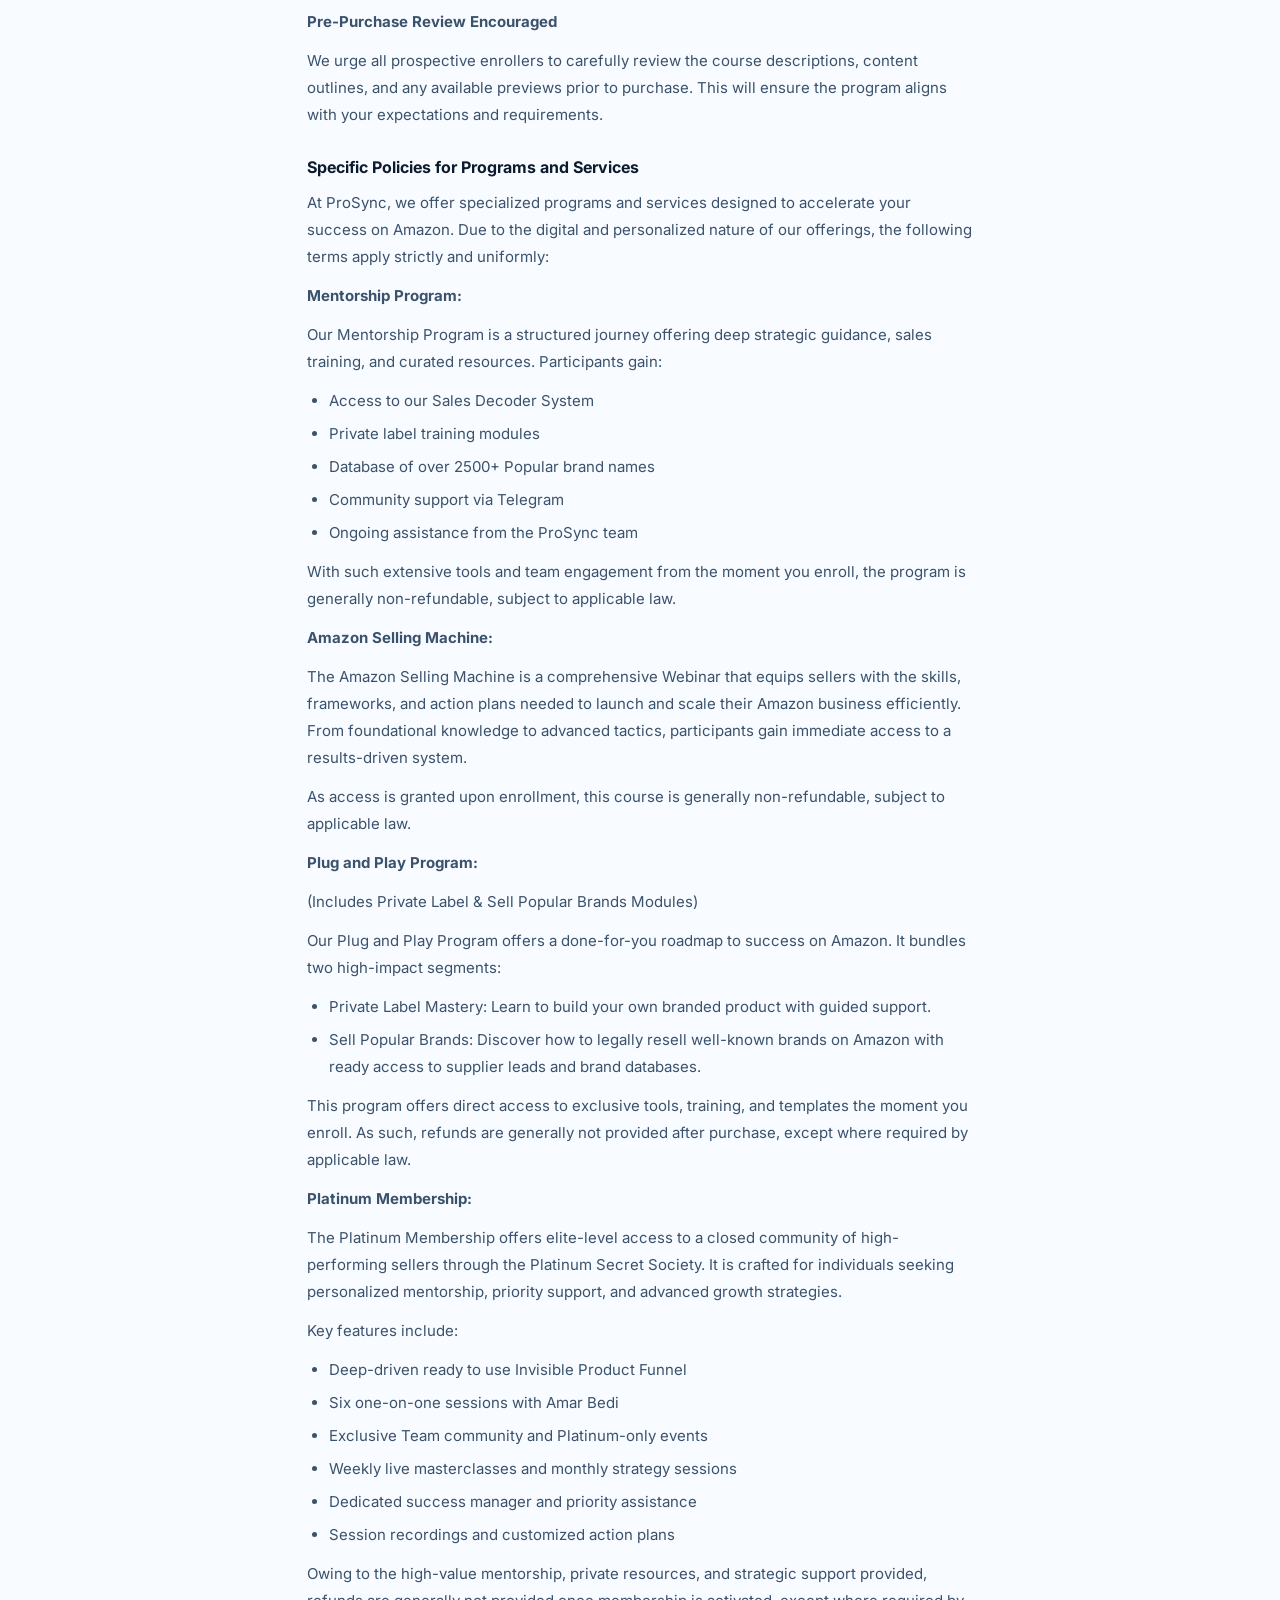
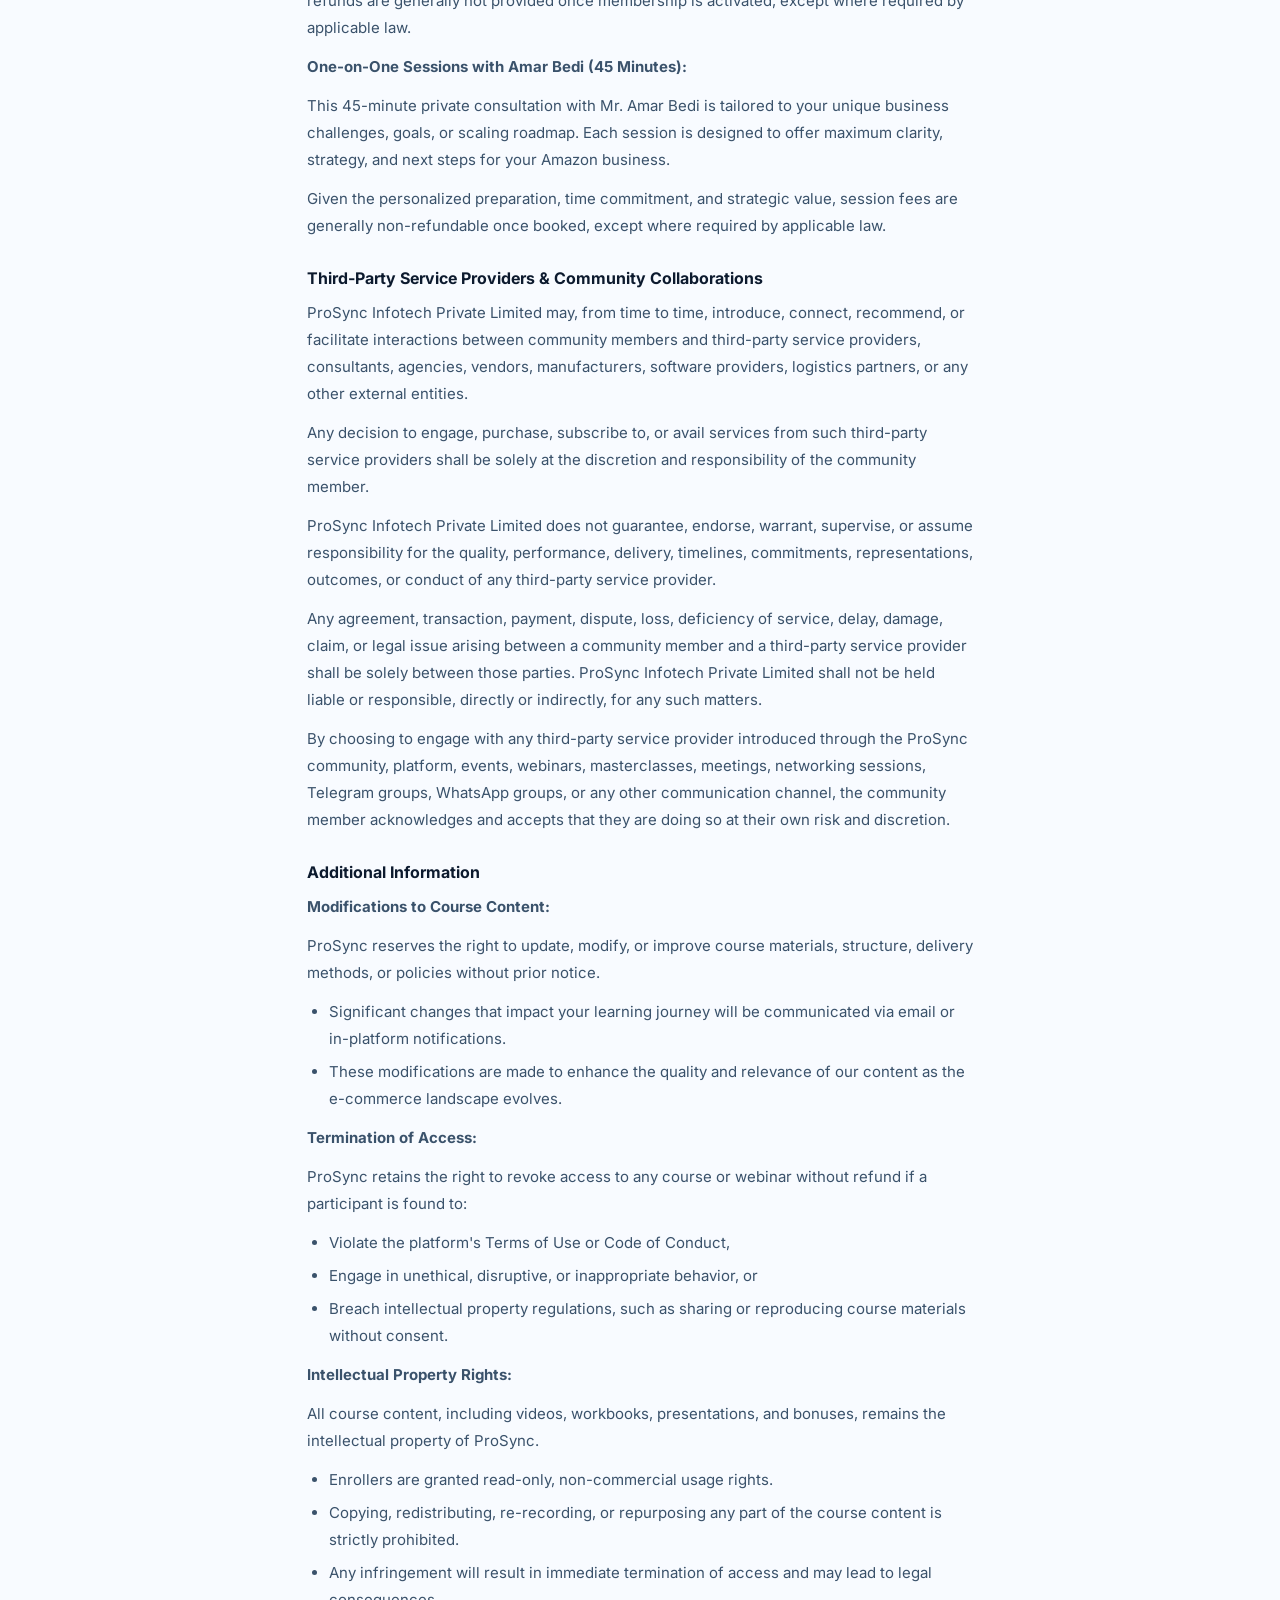
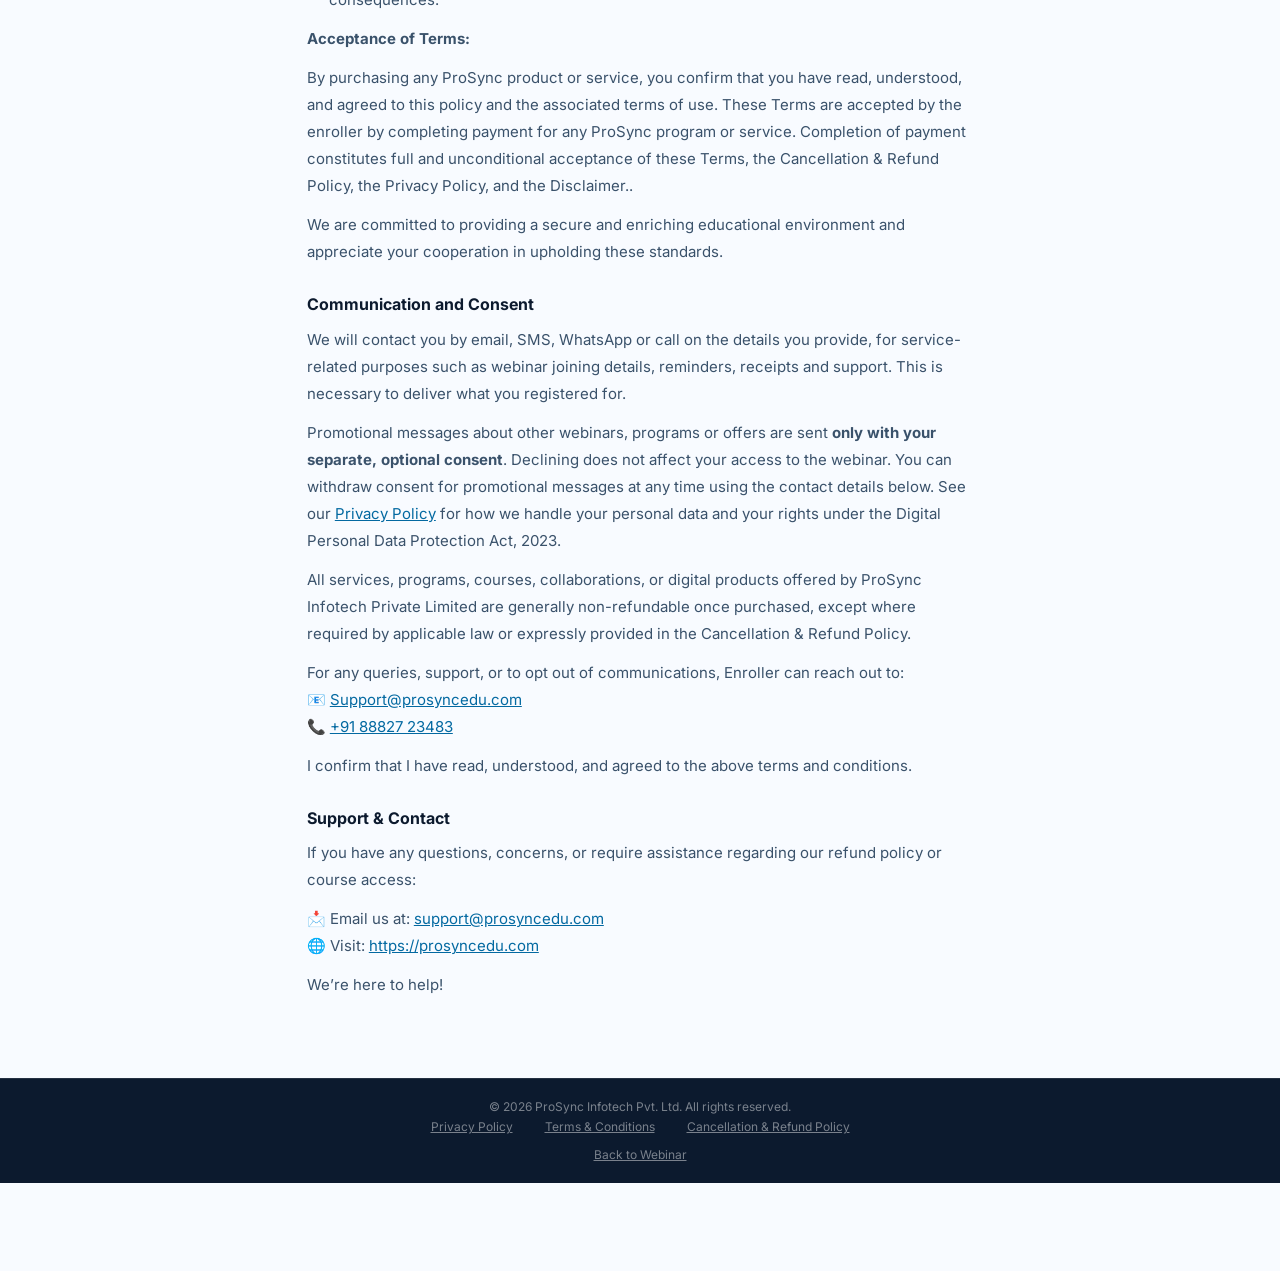
<file: terms-and-conditions.html>
<!doctype html>
<html lang="en-IN">
  <head>
    <meta charset="UTF-8" />
    <meta name="viewport" content="width=device-width, initial-scale=1.0" />
    <!-- Google Tag Manager -->
    <script>(function(w,d,s,l,i){w[l]=w[l]||[];w[l].push({'gtm.start':
    new Date().getTime(),event:'gtm.js'});var f=d.getElementsByTagName(s)[0],
    j=d.createElement(s),dl=l!='dataLayer'?'&l='+l:'';j.async=true;j.src=
    'https://www.googletagmanager.com/gtm.js?id='+i+dl;f.parentNode.insertBefore(j,f);
    })(window,document,'script','dataLayer','GTM-KR85QHR');</script>
    <!-- End Google Tag Manager -->
    <!-- Microsoft Clarity -->
    <script type="text/javascript">
      (function (c, l, a, r, i, t, y) {
        c[a] = c[a] || function () { (c[a].q = c[a].q || []).push(arguments); };
        t = l.createElement(r); t.async = 1; t.src = "https://www.clarity.ms/tag/" + i;
        y = l.getElementsByTagName(r)[0]; y.parentNode.insertBefore(t, y);
      })(window, document, "clarity", "script", "zknirijrjh");
    </script>
    <!-- End Microsoft Clarity -->
    <title>Terms &amp; Conditions | ProSync Infotech</title>
    <meta
      name="description"
      content="Terms and Conditions, refund policy and program inclusions for ProSync Infotech Private Limited courses, webinars and services."
    />
    <meta name="robots" content="index, follow" />
    <meta name="googlebot" content="index, follow" />
    <link rel="canonical" href="https://asm.prosyncedu.com/terms-and-conditions.html" />
    <meta name="theme-color" content="#0369a1" />
    <link rel="icon" type="image/webp" href="image/favicon.webp" />
    <link rel="apple-touch-icon" href="image/favicon.webp" />
    <link rel="preconnect" href="https://fonts.googleapis.com" />
    <link rel="preconnect" href="https://fonts.gstatic.com" crossorigin />
    <link
      href="https://fonts.googleapis.com/css2?family=Inter:ital,wght@0,400;0,500;0,600;0,700;0,800;1,500;1,600;1,700&display=swap"
      rel="stylesheet"
    />
    <link rel="stylesheet" href="css/style.css" />
  </head>
  <body>
    <!-- Google Tag Manager (noscript) -->
    <noscript><iframe src="https://www.googletagmanager.com/ns.html?id=GTM-KR85QHR"
    height="0" width="0" style="display:none;visibility:hidden"></iframe></noscript>
    <!-- End Google Tag Manager (noscript) -->
    <nav aria-label="Main">
      <a href="index.html" class="logo" style="text-decoration: none">
        <img src="image/favicon.webp" alt="" width="28" height="28" />
        <span>ProSync <em>Infotech</em></span>
      </a>
      <a href="index.html" class="nav-cta">← Back to Webinar</a>
    </nav>

    <main class="section legal">
      <div class="sec-label">Legal</div>
      <h1 class="sec-title">Terms &amp; Conditions</h1>
      <p class="legal-updated">ProSync Infotech Private Limited</p>

      <p>
        By accessing and enrolling in any course or service offered by ProSync
        Infotech, you agree to comply with the following terms and conditions:
      </p>

      <h2>1. Acceptance of Terms</h2>
      <p>
        All users must fully accept and comply with these terms to use
        ProSync’s services.
      </p>

      <h2>2. Enrollment Process</h2>
      <p>
        Enrollment is confirmed only after payment via official ProSync links
        (shared in webinars, meetings, or website). For the paid live webinar,
        joining details are sent to your registered email (and WhatsApp number)
        after successful registration. For paid courses and programs, access
        is provided through the Enroller Portal using credentials sent in the
        welcome email.
      </p>

      <h2>3. Course Access &amp; Ownership</h2>
      <p>
        Enrollers receive read-only access to course content. Reproduction,
        distribution, or modification of any content is strictly prohibited and
        will result in immediate access termination and possible legal action.
      </p>

      <h2>4. Behavior &amp; Conduct</h2>
      <p>
        Respectful participation is mandatory. Any disruptive, unethical, or
        unauthorized behavior on the platform may lead to access suspension.
      </p>

      <h2>5. Payment Terms</h2>
      <p>
        All prices, billing terms, and applicable taxes are clearly outlined
        during enrollment. Failure to complete payment may result in revoked
        access.
      </p>

      <h2>6. Scope of Services and Inclusions</h2>
      <p>
        Each program, course, webinar, or service offered by ProSync Infotech
        Private Limited (“ProSync”) includes only those deliverables expressly
        listed in its written course description, enrollment page, or invoice
        at the time of purchase. No verbal statement, discussion, webinar
        remark, sales conversation, or informal communication by any director,
        employee, representative, or affiliate of ProSync shall be construed as
        expanding, modifying, or supplementing the written inclusions of any
        program.
      </p>
      <p>
        Unless expressly stated in writing in the program description, program
        fees do not include:
      </p>
      <ul>
        <li>
          Government fees, statutory charges, or taxes of any kind, including
          GST registration government fees;
        </li>
        <li>
          Professional charges of any Chartered Accountant (CA), Company
          Secretary, lawyer, or other professional for filings, registrations,
          or compliance work, including GST registration filing charges;
        </li>
        <li>
          Amazon or other marketplace seller registration fees, referral fees,
          closing fees, FBA charges, storage fees, or advertising costs;
        </li>
        <li>Product, inventory, sampling, sourcing, courier, or import costs;</li>
        <li>Third-party software, tools, subscriptions, or services;</li>
        <li>
          Trademark, brand registry, or other intellectual property filing
          costs.
        </li>
      </ul>
      <p>
        <strong>GST Assistance:</strong> where any ProSync program refers to
        GST assistance or GST support, this means complimentary consultation and
        guidance regarding the GST registration process only. Government fees
        and professional CA filing charges are payable by the enroller directly
        to the government or the professional concerned and are not included in
        any program fee.
      </p>

      <h2>7. Earnings &amp; Results Disclaimer</h2>
      <p>
        All ProSync programs are educational and informational in nature.
        ProSync does not guarantee, promise, or assure any income, revenue,
        sales, profit, business outcome, marketplace approval, or level of
        success. Any examples, case studies, student results, or figures shared
        in webinars, marketing material, or course content are illustrative
        only and are not typical, promised, or assured outcomes. Individual
        results depend on factors outside ProSync's control, including the
        enroller's own effort, capital, product selection, market conditions,
        and the policies of third-party platforms. By enrolling, you
        acknowledge that you are purchasing education and guidance, not a
        business outcome.
      </p>

      <h2>8. Communications &amp; Binding Commitments</h2>
      <p>
        Webinars, seminars, calls, and support interactions may be recorded by
        ProSync for quality, training, and record-keeping purposes, and by
        participating you consent to such recording. Only commitments recorded
        in these Terms, the written program description, or a document signed
        by an authorized signatory of ProSync are binding on ProSync. No
        enroller may rely on any verbal statement or informal message as a
        contractual commitment, and any clarification regarding program
        inclusions must be obtained in writing from
        <a href="mailto:support@prosyncedu.com">support@prosyncedu.com</a>
        prior to purchase.
      </p>

      <h2>9. Limitation of Liability</h2>
      <p>
        Under no circumstances (including negligence) shall Prosync be liable
        to you or anyone else for any direct., indirect, incidental,
        consequential damages, or special losses, loss of profit, loss of
        business opportunity, or loss of data, personal injury (including
        death) or property damage of any kind or nature whatsoever that arise
        out of or result from: (a) the use of, or any inability to use, the
        website or any content or functions thereof.
      </p>

      <h2>10. Privacy Policy</h2>
      <p>
        Please refer to our full
        <a href="privacy-policy.html" target="_blank" rel="noopener">Privacy Policy</a> to understand how your
        data is collected and used.
      </p>

      <h2>11. Content Modifications</h2>
      <p>
        ProSync reserves the right to update course content and structure to
        ensure relevancy and quality. Changes will be communicated via email or
        platform notifications.
      </p>

      <h2>12. Access Termination</h2>
      <p>Access may be terminated in case of:</p>
      <ul>
        <li>Breach of terms or misuse of content</li>
        <li>Violation of intellectual property rights</li>
        <li>Inappropriate behavior on any ProSync platform</li>
      </ul>

      <h2>13. Intellectual Property</h2>
      <p>
        All course materials (videos, PDFs, databases, templates, etc.) are the
        intellectual property of ProSync and are protected under applicable
        copyright laws.
      </p>

      <h2>14. Communication</h2>
      <p>
        Important updates will be shared via the registered email address or
        official channels. Support is available via
        <a href="mailto:support@prosyncedu.com">Support@prosyncedu.com</a>
      </p>

      <h2>15. Governing Law</h2>
      <p>
        These Terms shall be governed by and construed in accordance with the
        laws of India. Subject to applicable law, the courts at New Delhi shall
        have exclusive jurisdiction over all disputes arising out of or in
        connection with these Terms or any ProSync program or service.
      </p>

      <h2>16. Force Majeure</h2>
      <p>
        ProSync is not liable for delays or disruptions due to unforeseen
        events beyond its control.
      </p>

      <h2>17. Entire Agreement</h2>
      <p>
        These terms constitute the full agreement between ProSync and the user.
        If any part is deemed invalid, the rest remains enforceable.
      </p>

      <h2>18. Refund Policy</h2>
      <p>
        At ProSync, we are committed to delivering top-notch digital courses
        and webinars to all our participants. However, due to the nature of
        digital content, course and webinar purchases are generally final and
        non-refundable, subject to applicable law.
      </p>
      <p>
        Webinar and course fees are generally non-refundable once purchased,
        except where required by applicable law or expressly provided in our
        <a href="cancellation-refund-policy.html">Cancellation &amp; Refund Policy</a>.
        We strongly encourage you to carefully read through all course and
        webinar details before completing your purchase.
      </p>
      <p>
        Refund requests are assessed in line with this policy and applicable
        consumer-protection law. For any queries or further clarification
        regarding our refund policy, please feel free to reach out to our
        support team.
      </p>

      <h3>General Refund Policy</h3>
      <p><strong>Non-Refundable Courses and Webinars:</strong></p>
      <p>
        Webinar and course fees are generally non-refundable once purchased,
        except where required by applicable law or expressly provided in our
        Cancellation &amp; Refund Policy.
      </p>
      <p>
        This policy applies to all digital products, including but not limited
        to:
      </p>
      <ul>
        <li>Amazon Selling Machine mentorship</li>
        <li>Plug N Play Program Mentorship</li>
        <li>Mentorship Program</li>
        <li>Private Label Course</li>
        <li>“Sell Popular Brands on Amazon” Webinar</li>
        <li>Global Selling Program</li>
        <li>E-Commerce Program</li>
        <li>Platinum Membership</li>
        <li>Invisible Product Funnel</li>
        <li>One-on-One Sessions with Amar Bedi</li>
        <li>Account Management Services</li>
      </ul>

      <p><strong>Live Webinar Access:</strong></p>
      <p>
        The ₹195 webinar registration gives you a seat in the scheduled live
        online session and Q&amp;A. After successful registration and payment,
        joining details are sent to your registered email and WhatsApp number.
        No replay, recording or Enroller Portal access is included unless
        stated at the time of purchase.
      </p>
      <p><strong>Course and Program Access:</strong></p>
      <p>
        For paid courses and programs (not the live webinar), participants
        gain access via the ProSync Enroller Portal on their registered Mail
        ID. Users create a password, and complete login instructions are
        provided in the welcome email after purchase.
      </p>

      <p><strong>Pre-Purchase Review Encouraged</strong></p>
      <p>
        We urge all prospective enrollers to carefully review the course
        descriptions, content outlines, and any available previews prior to
        purchase. This will ensure the program aligns with your expectations
        and requirements.
      </p>

      <h3>Specific Policies for Programs and Services</h3>
      <p>
        At ProSync, we offer specialized programs and services designed to
        accelerate your success on Amazon. Due to the digital and personalized
        nature of our offerings, the following terms apply strictly and
        uniformly:
      </p>

      <p><strong>Mentorship Program:</strong></p>
      <p>
        Our Mentorship Program is a structured journey offering deep strategic
        guidance, sales training, and curated resources. Participants gain:
      </p>
      <ul>
        <li>Access to our Sales Decoder System</li>
        <li>Private label training modules</li>
        <li>Database of over 2500+ Popular brand names</li>
        <li>Community support via Telegram</li>
        <li>Ongoing assistance from the ProSync team</li>
      </ul>
      <p>
        With such extensive tools and team engagement from the moment you
        enroll, the program is generally non-refundable, subject to applicable
        law.
      </p>

      <p><strong>Amazon Selling Machine:</strong></p>
      <p>
        The Amazon Selling Machine is a comprehensive Webinar that equips
        sellers with the skills, frameworks, and action plans needed to launch
        and scale their Amazon business efficiently. From foundational
        knowledge to advanced tactics, participants gain immediate access to a
        results-driven system.
      </p>
      <p>
        As access is granted upon enrollment, this course is generally
        non-refundable, subject to applicable law.
      </p>

      <p><strong>Plug and Play Program:</strong></p>
      <p>(Includes Private Label &amp; Sell Popular Brands Modules)</p>
      <p>
        Our Plug and Play Program offers a done-for-you roadmap to success on
        Amazon. It bundles two high-impact segments:
      </p>
      <ul>
        <li>
          Private Label Mastery: Learn to build your own branded product with
          guided support.
        </li>
        <li>
          Sell Popular Brands: Discover how to legally resell well-known brands
          on Amazon with ready access to supplier leads and brand databases.
        </li>
      </ul>
      <p>
        This program offers direct access to exclusive tools, training, and
        templates the moment you enroll. As such, refunds are generally not
        provided after purchase, except where required by applicable law.
      </p>

      <p><strong>Platinum Membership:</strong></p>
      <p>
        The Platinum Membership offers elite-level access to a closed community
        of high-performing sellers through the Platinum Secret Society. It is
        crafted for individuals seeking personalized mentorship, priority
        support, and advanced growth strategies.
      </p>
      <p>Key features include:</p>
      <ul>
        <li>Deep-driven ready to use Invisible Product Funnel</li>
        <li>Six one-on-one sessions with Amar Bedi</li>
        <li>Exclusive Team community and Platinum-only events</li>
        <li>Weekly live masterclasses and monthly strategy sessions</li>
        <li>Dedicated success manager and priority assistance</li>
        <li>Session recordings and customized action plans</li>
      </ul>
      <p>
        Owing to the high-value mentorship, private resources, and strategic
        support provided, refunds are generally not provided once membership
        is activated, except where required by applicable law.
      </p>

      <p><strong>One-on-One Sessions with Amar Bedi (45 Minutes):</strong></p>
      <p>
        This 45-minute private consultation with Mr. Amar Bedi is tailored to
        your unique business challenges, goals, or scaling roadmap. Each
        session is designed to offer maximum clarity, strategy, and next steps
        for your Amazon business.
      </p>
      <p>
        Given the personalized preparation, time commitment, and strategic
        value, session fees are generally non-refundable once booked, except
        where required by applicable law.
      </p>

      <h3>Third-Party Service Providers &amp; Community Collaborations</h3>
      <p>
        ProSync Infotech Private Limited may, from time to time, introduce,
        connect, recommend, or facilitate interactions between community
        members and third-party service providers, consultants, agencies,
        vendors, manufacturers, software providers, logistics partners, or any
        other external entities.
      </p>
      <p>
        Any decision to engage, purchase, subscribe to, or avail services from
        such third-party service providers shall be solely at the discretion
        and responsibility of the community member.
      </p>
      <p>
        ProSync Infotech Private Limited does not guarantee, endorse, warrant,
        supervise, or assume responsibility for the quality, performance,
        delivery, timelines, commitments, representations, outcomes, or conduct
        of any third-party service provider.
      </p>
      <p>
        Any agreement, transaction, payment, dispute, loss, deficiency of
        service, delay, damage, claim, or legal issue arising between a
        community member and a third-party service provider shall be solely
        between those parties. ProSync Infotech Private Limited shall not be
        held liable or responsible, directly or indirectly, for any such
        matters.
      </p>
      <p>
        By choosing to engage with any third-party service provider introduced
        through the ProSync community, platform, events, webinars,
        masterclasses, meetings, networking sessions, Telegram groups, WhatsApp
        groups, or any other communication channel, the community member
        acknowledges and accepts that they are doing so at their own risk and
        discretion.
      </p>

      <h3>Additional Information</h3>
      <p><strong>Modifications to Course Content:</strong></p>
      <p>
        ProSync reserves the right to update, modify, or improve course
        materials, structure, delivery methods, or policies without prior
        notice.
      </p>
      <ul>
        <li>
          Significant changes that impact your learning journey will be
          communicated via email or in-platform notifications.
        </li>
        <li>
          These modifications are made to enhance the quality and relevance of
          our content as the e-commerce landscape evolves.
        </li>
      </ul>

      <p><strong>Termination of Access:</strong></p>
      <p>
        ProSync retains the right to revoke access to any course or webinar
        without refund if a participant is found to:
      </p>
      <ul>
        <li>Violate the platform's Terms of Use or Code of Conduct,</li>
        <li>Engage in unethical, disruptive, or inappropriate behavior, or</li>
        <li>
          Breach intellectual property regulations, such as sharing or
          reproducing course materials without consent.
        </li>
      </ul>

      <p><strong>Intellectual Property Rights:</strong></p>
      <p>
        All course content, including videos, workbooks, presentations, and
        bonuses, remains the intellectual property of ProSync.
      </p>
      <ul>
        <li>Enrollers are granted read-only, non-commercial usage rights.</li>
        <li>
          Copying, redistributing, re-recording, or repurposing any part of the
          course content is strictly prohibited.
        </li>
        <li>
          Any infringement will result in immediate termination of access and
          may lead to legal consequences.
        </li>
      </ul>

      <p><strong>Acceptance of Terms:</strong></p>
      <p>
        By purchasing any ProSync product or service, you confirm that you have
        read, understood, and agreed to this policy and the associated terms of
        use. These Terms are accepted by the enroller by completing payment for
        any ProSync program or service. Completion of payment constitutes full
        and unconditional acceptance of these Terms, the Cancellation &amp;
        Refund Policy, the Privacy Policy, and the Disclaimer..
      </p>
      <p>
        We are committed to providing a secure and enriching educational
        environment and appreciate your cooperation in upholding these
        standards.
      </p>

      <h3>Communication and Consent</h3>
      <p>
        We will contact you by email, SMS, WhatsApp or call on the details you
        provide, for service-related purposes such as webinar joining details,
        reminders, receipts and support. This is necessary to deliver what you
        registered for.
      </p>
      <p>
        Promotional messages about other webinars, programs or offers are sent
        <strong>only with your separate, optional consent</strong>. Declining
        does not affect your access to the webinar. You can withdraw consent
        for promotional messages at any time using the contact details below.
        See our
        <a href="privacy-policy.html" target="_blank" rel="noopener">Privacy Policy</a>
        for how we handle your personal data and your rights under the Digital
        Personal Data Protection Act, 2023.
      </p>
      <p>
        All services, programs, courses, collaborations, or digital products
        offered by ProSync Infotech Private Limited are generally
        non-refundable once purchased, except where required by applicable law
        or expressly provided in the Cancellation &amp; Refund Policy.
      </p>
      <p>
        For any queries, support, or to opt out of communications, Enroller can
        reach out to:<br />
        📧
        <a href="mailto:support@prosyncedu.com">Support@prosyncedu.com</a><br />
        📞 <a href="tel:+918882723483">+91 88827 23483</a>
      </p>
      <p>
        I confirm that I have read, understood, and agreed to the above terms
        and conditions.
      </p>

      <h3>Support &amp; Contact</h3>
      <p>
        If you have any questions, concerns, or require assistance regarding
        our refund policy or course access:
      </p>
      <p>
        📩 Email us at:
        <a href="mailto:support@prosyncedu.com">support@prosyncedu.com</a><br />
        🌐 Visit:
        <a href="https://prosyncedu.com" target="_blank" rel="noopener"
          >https://prosyncedu.com</a
        >
      </p>
      <p>We’re here to help!</p>
    </main>

    <footer>
      <div class="footer-bottom">
        <div class="footer-bottom-inner">
          <div>
            © 2026 ProSync Infotech Pvt. Ltd. All rights reserved.
            <span class="footer-links"
              ><a href="privacy-policy.html" target="_blank" rel="noopener">Privacy Policy</a><a href="terms-and-conditions.html" target="_blank" rel="noopener">Terms &amp; Conditions</a><a href="cancellation-refund-policy.html" target="_blank" rel="noopener"
                >Cancellation &amp; Refund Policy</a
              ></span
            >
          </div>
          <div><a href="index.html">Back to Webinar</a></div>
        </div>
      </div>
    </footer>
  </body>
</html>
</file>
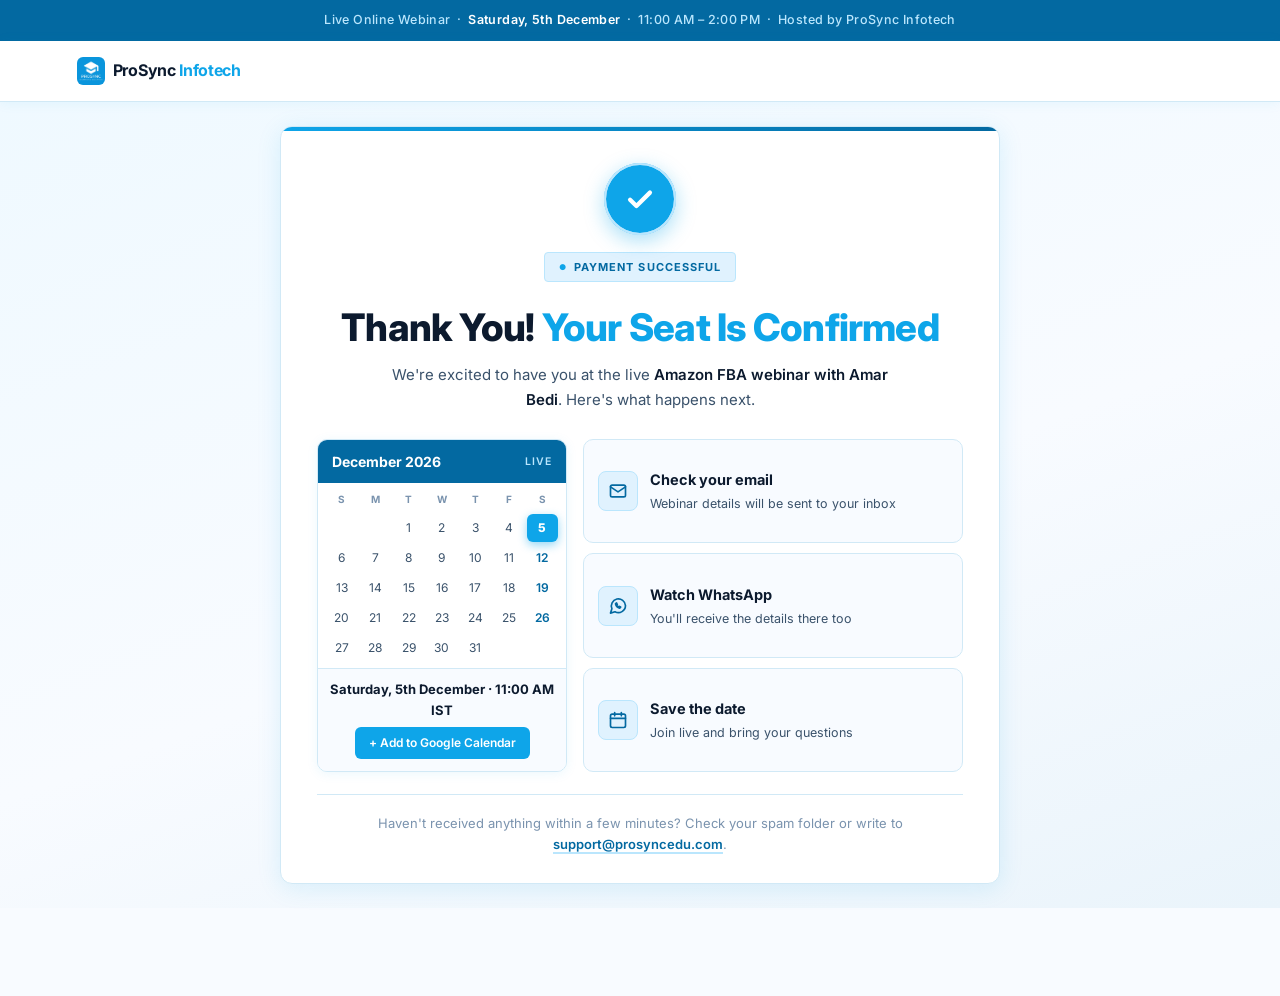
<file: thank-you.html>
<!doctype html>
<html lang="en-IN">
  <head>
    <meta charset="UTF-8" />
    <meta name="viewport" content="width=device-width, initial-scale=1.0" />
    <!-- Google Tag Manager -->
    <script>(function(w,d,s,l,i){w[l]=w[l]||[];w[l].push({'gtm.start':
    new Date().getTime(),event:'gtm.js'});var f=d.getElementsByTagName(s)[0],
    j=d.createElement(s),dl=l!='dataLayer'?'&l='+l:'';j.async=true;j.src=
    'https://www.googletagmanager.com/gtm.js?id='+i+dl;f.parentNode.insertBefore(j,f);
    })(window,document,'script','dataLayer','GTM-KR85QHR');</script>
    <!-- End Google Tag Manager -->
    <!-- Microsoft Clarity -->
    <script type="text/javascript">
      (function (c, l, a, r, i, t, y) {
        c[a] = c[a] || function () { (c[a].q = c[a].q || []).push(arguments); };
        t = l.createElement(r); t.async = 1; t.src = "https://www.clarity.ms/tag/" + i;
        y = l.getElementsByTagName(r)[0]; y.parentNode.insertBefore(t, y);
      })(window, document, "clarity", "script", "zknirijrjh");
    </script>
    <!-- End Microsoft Clarity -->
    <title>Thank You | ProSync Infotech</title>
    <!-- Hidden page: not linked anywhere, kept out of search engines. -->
    <meta name="robots" content="noindex, nofollow, noarchive" />
    <meta name="theme-color" content="#0369a1" />
    <link rel="icon" type="image/webp" href="image/favicon.webp" />
    <link rel="preconnect" href="https://fonts.googleapis.com" />
    <link rel="preconnect" href="https://fonts.gstatic.com" crossorigin />
    <link
      href="https://fonts.googleapis.com/css2?family=Inter:wght@400;500;600;700;800&display=swap"
      rel="stylesheet"
    />
    <link rel="stylesheet" href="css/style.css" />
    <style>
      /* Uses the site theme tokens from css/style.css (--blue, --ink, --border…) */
      body {
        min-height: 100vh;
        display: flex;
        flex-direction: column;
      }
      .ty-main {
        flex: 1;
        display: flex;
        align-items: center;
        justify-content: center;
        padding: 24px 16px;
        background: linear-gradient(160deg, #eff9ff 0%, #f8fbff 55%, #eaf4fb 100%);
      }
      .ty-card {
        width: 100%;
        max-width: 720px;
        background: var(--white);
        border: 1px solid var(--border);
        border-radius: 12px;
        box-shadow: 0 4px 24px rgba(14, 165, 233, 0.12);
        padding: 36px 36px 28px;
        text-align: center;
        position: relative;
        overflow: hidden;
        animation: rise 0.55s cubic-bezier(0.2, 0.8, 0.2, 1) both;
      }
      .ty-card::before {
        content: "";
        position: absolute;
        top: 0;
        left: 0;
        right: 0;
        height: 4px;
        background: linear-gradient(90deg, var(--blue), var(--blue-deeper));
      }
      .ty-icon {
        position: relative;
        width: 72px;
        height: 72px;
        margin: 0 auto 16px;
        border-radius: 50%;
        background: var(--blue);
        color: #fff;
        display: flex;
        align-items: center;
        justify-content: center;
        box-shadow: 0 6px 20px rgba(14, 165, 233, 0.35);
        animation: pop 0.55s 0.1s cubic-bezier(0.3, 1.6, 0.5, 1) both;
      }
      .ty-icon::before,
      .ty-icon::after {
        content: "";
        position: absolute;
        inset: 0;
        border-radius: 50%;
        border: 2px solid var(--blue-muted);
        animation: ring 2.4s ease-out infinite;
      }
      .ty-icon::after {
        animation-delay: 1.2s;
      }
      .ty-icon path {
        stroke-dasharray: 30;
        stroke-dashoffset: 30;
        animation: draw 0.45s 0.55s ease forwards;
      }
      .ty-card h1 {
        font-size: clamp(26px, 4.5vw, 38px);
        margin: 0 0 12px;
      }
      .ty-card h1 .accent {
        font-style: normal;
      }
      .ty-lead {
        font-size: 15px;
        color: var(--ink-mid);
        line-height: 1.7;
        max-width: 520px;
        margin: 0 auto 26px;
      }
      .ty-lead strong {
        color: var(--ink);
        font-weight: 600;
      }
      .ty-grid {
        display: grid;
        grid-template-columns: 250px 1fr;
        gap: 16px;
        margin: 0 0 22px;
        text-align: left;
        align-items: stretch;
      }
      /* ── Calendar ── */
      .cal {
        background: var(--white);
        border: 1px solid var(--border);
        border-radius: 10px;
        overflow: hidden;
        display: flex;
        flex-direction: column;
        box-shadow: 0 2px 12px rgba(14, 165, 233, 0.08);
        animation: rise 0.5s 0.25s both;
      }
      .cal-head {
        background: var(--blue-deeper);
        color: #fff;
        padding: 10px 14px;
        display: flex;
        justify-content: space-between;
        align-items: center;
        font-weight: 700;
        font-size: 14px;
      }
      .cal-head span {
        font-size: 10.5px;
        letter-spacing: 0.1em;
        text-transform: uppercase;
        color: var(--blue-muted);
        font-weight: 600;
      }
      .cal-grid {
        display: grid;
        grid-template-columns: repeat(7, 1fr);
        gap: 2px;
        padding: 8px 8px 6px;
        text-align: center;
        font-size: 12px;
        color: var(--ink-mid);
      }
      .cal-grid b {
        font-size: 10px;
        font-weight: 700;
        color: var(--ink-light);
        padding-bottom: 4px;
      }
      .cal-grid i {
        font-style: normal;
        height: 28px;
        line-height: 28px;
        border-radius: 6px;
      }
      .cal-grid i.sat {
        color: var(--blue-deeper);
        font-weight: 600;
      }
      .cal-grid i.on {
        background: var(--blue);
        color: #fff;
        font-weight: 800;
        box-shadow: 0 3px 10px rgba(14, 165, 233, 0.45);
        animation: beat 2s ease-in-out infinite;
      }
      .cal-foot {
        margin-top: auto;
        padding: 10px 12px 12px;
        border-top: 1px solid var(--border);
        background: var(--bg);
        text-align: center;
        font-size: 12px;
        color: var(--ink-mid);
      }
      .cal-foot strong {
        display: block;
        color: var(--ink);
        font-size: 13px;
        margin-bottom: 6px;
      }
      .cal-add {
        display: inline-block;
        background: var(--blue);
        color: #fff;
        padding: 6px 14px;
        border-radius: 6px;
        font-weight: 600;
        font-size: 12px;
        text-decoration: none;
        transition: background 0.2s;
      }
      .cal-add:hover {
        background: var(--blue-dark);
      }
      @keyframes beat {
        50% {
          transform: scale(1.1);
        }
      }
      .ty-steps {
        list-style: none;
        display: flex;
        flex-direction: column;
        gap: 10px;
        margin: 0;
        text-align: left;
      }
      .ty-steps li {
        flex: 1;
        display: flex;
        align-items: center;
        gap: 12px;
        background: var(--bg);
        border: 1px solid var(--border);
        border-radius: 10px;
        padding: 12px 14px;
        transition:
          transform 0.2s ease,
          box-shadow 0.2s ease,
          border-color 0.2s ease;
        animation: rise 0.5s both;
      }
      .ty-steps li:nth-child(1) {
        animation-delay: 0.3s;
      }
      .ty-steps li:nth-child(2) {
        animation-delay: 0.4s;
      }
      .ty-steps li:nth-child(3) {
        animation-delay: 0.5s;
      }
      .ty-steps li:hover {
        transform: translateY(-3px);
        border-color: var(--blue-muted);
        box-shadow: 0 8px 22px rgba(14, 165, 233, 0.14);
      }
      .ty-step-ico {
        width: 40px;
        height: 40px;
        border-radius: 8px;
        background: var(--blue-soft);
        border: 1px solid var(--blue-muted);
        color: var(--blue-deeper);
        display: flex;
        align-items: center;
        justify-content: center;
        flex: none;
      }
      .ty-steps strong {
        display: block;
        font-size: 14.5px;
        font-weight: 700;
        color: var(--ink);
        margin-bottom: 3px;
      }
      .ty-steps small {
        display: block;
        font-size: 12.5px;
        line-height: 1.5;
        color: var(--ink-mid);
      }
      .ty-note {
        font-size: 13px;
        color: var(--ink-light);
        line-height: 1.6;
        padding-top: 18px;
        border-top: 1px solid var(--border);
        margin: 0;
      }
      .ty-note a {
        color: var(--blue-deeper);
        font-weight: 600;
        text-decoration: none;
        border-bottom: 2px solid var(--blue-muted);
      }
      .ty-note a:hover {
        border-color: var(--blue-deeper);
      }
      @keyframes rise {
        from {
          opacity: 0;
          transform: translateY(16px);
        }
        to {
          opacity: 1;
          transform: none;
        }
      }
      @keyframes pop {
        from {
          opacity: 0;
          transform: scale(0.4);
        }
        to {
          opacity: 1;
          transform: scale(1);
        }
      }
      @keyframes draw {
        to {
          stroke-dashoffset: 0;
        }
      }
      @keyframes ring {
        from {
          transform: scale(1);
          opacity: 0.9;
        }
        to {
          transform: scale(1.7);
          opacity: 0;
        }
      }
      @media (max-width: 640px) {
        .ty-card {
          padding: 28px 18px 22px;
        }
        .ty-grid {
          grid-template-columns: 1fr;
        }
      }
      @media (prefers-reduced-motion: reduce) {
        *,
        *::before,
        *::after {
          animation: none !important;
          transition: none !important;
        }
        .ty-icon path {
          stroke-dashoffset: 0;
        }
      }
    </style>
    <!-- Payment tracking: use "webinar_purchase" as a Custom Event trigger in
         Google Tag Manager. It is pushed on every load of this page. -->
    <script>
      window.dataLayer = window.dataLayer || [];
      window.dataLayer.push({
        event: "webinar_purchase",
        page_type: "thank_you",
        currency: "INR",
        value: 195,
      });
    </script>
  </head>
  <body>
    <!-- Google Tag Manager (noscript) -->
    <noscript><iframe src="https://www.googletagmanager.com/ns.html?id=GTM-KR85QHR"
    height="0" width="0" style="display:none;visibility:hidden"></iframe></noscript>
    <!-- End Google Tag Manager (noscript) -->
    <header>
      <div class="topbar">
        Live Online Webinar &nbsp;·&nbsp;
        <strong class="webinar-date">Every Saturday</strong>
        &nbsp;·&nbsp; 11:00 AM – 2:00 PM &nbsp;·&nbsp; Hosted by ProSync
        Infotech
      </div>
      <nav aria-label="Main">
        <span class="logo">
          <img src="image/favicon.webp" alt="" width="28" height="28" />
          <span>ProSync <em>Infotech</em></span>
        </span>
      </nav>
    </header>

    <main class="ty-main">
      <div class="ty-card">
        <div class="ty-icon" aria-hidden="true">
          <svg width="34" height="34" viewBox="0 0 24 24" fill="none" stroke="currentColor" stroke-width="3" stroke-linecap="round" stroke-linejoin="round">
            <path d="M5 12.5l4.5 4.5L19 7.5" />
          </svg>
        </div>
        <div class="event-tag">Payment successful</div>
        <h1>Thank You! <span class="accent">Your Seat Is Confirmed</span></h1>
        <p class="ty-lead">
          We're excited to have you at the live
          <strong>Amazon FBA webinar with Amar Bedi</strong>. Here's what
          happens next.
        </p>

        <div class="ty-grid">
        <div class="cal" id="cal" aria-label="Webinar date calendar">
          <div class="cal-head">
            <div id="cal-month">Webinar Date</div>
            <span>Live</span>
          </div>
          <div class="cal-grid" id="cal-grid"></div>
          <div class="cal-foot">
            <strong id="cal-label">Every Saturday · 11:00 AM IST</strong>
            <a class="cal-add" id="cal-add" href="#" target="_blank" rel="noopener">+ Add to Google Calendar</a>
          </div>
        </div>
        <ul class="ty-steps">
          <li>
            <span class="ty-step-ico" aria-hidden="true">
              <svg width="20" height="20" viewBox="0 0 24 24" fill="none" stroke="currentColor" stroke-width="2" stroke-linecap="round" stroke-linejoin="round">
                <rect x="3" y="5" width="18" height="14" rx="2" />
                <path d="M3 7l9 6 9-6" />
              </svg>
            </span>
            <span>
              <strong>Check your email</strong>
              <small>Webinar details will be sent to your inbox</small>
            </span>
          </li>
          <li>
            <span class="ty-step-ico" aria-hidden="true">
              <svg width="20" height="20" viewBox="0 0 24 24" fill="none" stroke="currentColor" stroke-width="2" stroke-linecap="round" stroke-linejoin="round">
                <path d="M21 11.5a8.5 8.5 0 0 1-12.6 7.4L3 20.5l1.7-5.2A8.5 8.5 0 1 1 21 11.5z" />
                <path d="M9 9.5c.5 2.5 2.5 4.5 5 5l1.2-1.2-2-1-.8.8c-.8-.4-1.6-1.2-2-2l.8-.8-1-2z" />
              </svg>
            </span>
            <span>
              <strong>Watch WhatsApp</strong>
              <small>You'll receive the details there too</small>
            </span>
          </li>
          <li>
            <span class="ty-step-ico" aria-hidden="true">
              <svg width="20" height="20" viewBox="0 0 24 24" fill="none" stroke="currentColor" stroke-width="2" stroke-linecap="round" stroke-linejoin="round">
                <rect x="3" y="5" width="18" height="16" rx="2" />
                <path d="M3 10h18M8 3v4M16 3v4" />
              </svg>
            </span>
            <span>
              <strong>Save the date</strong>
              <small>Join live and bring your questions</small>
            </span>
          </li>
        </ul>
        </div>

        <p class="ty-note">
          Haven't received anything within a few minutes? Check your spam
          folder or write to
          <a href="mailto:support@prosyncedu.com">support@prosyncedu.com</a>.
        </p>
      </div>
    </main>

    <!-- Same auto-rolling Saturday 11 AM IST date logic as the home page -->
    <script src="js/script.js" defer></script>
    <script>
      // Runs after the deferred script.js has set window.WEBINAR_DATE
      document.addEventListener("DOMContentLoaded", function () {
        var w = window.WEBINAR_DATE;
        if (!w) return;
        var MONTHS = ["January","February","March","April","May","June","July","August","September","October","November","December"];
        var year = w.year;
        var month = MONTHS.indexOf(w.month);
        var day = parseInt(w.day, 10);

        document.getElementById("cal-month").textContent = w.month + " " + year;
        document.getElementById("cal-label").textContent =
          w.full + " · 11:00 AM IST";

        var first = new Date(Date.UTC(year, month, 1)).getUTCDay();
        var total = new Date(Date.UTC(year, month + 1, 0)).getUTCDate();
        var html = "S M T W T F S".split(" ").map(function (d) { return "<b>" + d + "</b>"; }).join("");
        for (var i = 0; i < first; i++) html += "<i></i>";
        for (var d = 1; d <= total; d++) {
          var cls = (first + d - 1) % 7 === 6 ? "sat" : "";
          if (d === day) cls = "on";
          html += '<i class="' + cls + '">' + d + "</i>";
        }
        document.getElementById("cal-grid").innerHTML = html;

        // Google Calendar link: 11:00–14:00 IST = 05:30–08:30 UTC
        var p = function (n) { return (n < 10 ? "0" : "") + n; };
        var ymd = year + p(month + 1) + p(day);
        document.getElementById("cal-add").href =
          "https://calendar.google.com/calendar/render?action=TEMPLATE" +
          "&text=" + encodeURIComponent("Amazon FBA Live Webinar with Amar Bedi") +
          "&dates=" + ymd + "T053000Z/" + ymd + "T083000Z" +
          "&details=" + encodeURIComponent("Live online webinar hosted by ProSync Infotech.");
      });
    </script>
  </body>
</html>
</file>
<file: css/style.css>
*,
*::before,
*::after {
  box-sizing: border-box;
  margin: 0;
  padding: 0;
}
:root {
  --blue: #0ea5e9;
  --blue-dark: #0284c7;
  --blue-deeper: #0369a1;
  --blue-soft: #e0f2fe;
  --blue-muted: #bae6fd;
  --bg: #f8fbff;
  --white: #ffffff;
  --ink: #0c1a2e;
  --ink-mid: #3a526b;
  --ink-light: #7a93ae;
  --border: #d1e9f6;
}
html {
  scroll-behavior: smooth;
}
/* width/height attributes reserve space (no layout shift); CSS sizes them */
img {
  max-width: 100%;
  height: auto;
}
body {
  font-family: "Inter", sans-serif;
  background: var(--bg);
  color: var(--ink);
  line-height: 1.65;
  overflow-x: hidden;
}
/* ── TOP BAR ── */
.topbar {
  background: var(--blue-deeper);
  text-align: center;
  padding: 10px 20px;
  font-size: 12.5px;
  color: var(--blue-muted);
  letter-spacing: 0.03em;
  font-weight: 500;
}
.topbar strong {
  color: #fff;
  font-weight: 600;
}
/* ── NAV ── */
nav {
  display: flex;
  align-items: center;
  justify-content: space-between;
  padding: 16px 6%;
  background: var(--white);
  border-bottom: 1px solid var(--border);
  position: sticky;
  top: 0;
  z-index: 100;
  box-shadow: 0 1px 12px rgba(14, 165, 233, 0.07);
}
.logo {
  font-family: "Inter", sans-serif;
  font-size: 16px;
  font-weight: 700;
  color: var(--ink);
  letter-spacing: -0.02em;
  display: inline-flex;
  align-items: center;
  gap: 8px;
}
.logo img {
  width: 28px;
  height: 28px;
  border-radius: 6px;
  display: block;
}
.logo em {
  color: var(--blue);
  font-style: normal;
}
.nav-cta {
  background: var(--blue);
  color: #fff;
  padding: 9px 22px;
  border-radius: 6px;
  font-weight: 600;
  font-size: 15px;
  text-decoration: none;
  transition:
    background 0.2s,
    box-shadow 0.2s;
  box-shadow: 0 2px 10px rgba(14, 165, 233, 0.25);
}
.nav-cta:hover {
  background: var(--blue-dark);
  box-shadow: 0 4px 16px rgba(14, 165, 233, 0.35);
}
/* Section links (home page) */
.nav-links {
  display: flex;
  align-items: center;
  gap: 18px;
  list-style: none;
}
.nav-links a {
  display: block;
  color: var(--ink-mid);
  font-size: 13.5px;
  font-weight: 500;
  text-decoration: none;
  white-space: nowrap;
  transition: color 0.2s;
}
.nav-links a:hover {
  color: var(--blue-dark);
}
.nav-toggle {
  display: none;
}
/* Too narrow for one row: links move into a menu */
@media (max-width: 1180px) {
  .main-nav {
    flex-wrap: wrap;
  }
  .main-nav .logo {
    margin-right: auto;
  }
  .nav-toggle {
    display: flex;
    flex-direction: column;
    justify-content: center;
    gap: 4px;
    order: 1;
    width: 40px;
    height: 38px;
    margin-left: 12px;
    padding: 0 10px;
    background: var(--white);
    border: 1px solid var(--border);
    border-radius: 6px;
    cursor: pointer;
  }
  .nav-toggle span {
    height: 2px;
    background: var(--ink);
    border-radius: 2px;
  }
  .nav-links {
    display: none;
    order: 2;
    width: 100%;
    flex-direction: column;
    align-items: stretch;
    gap: 0;
    margin-top: 12px;
  }
  .nav-links.is-open {
    display: flex;
  }
  .nav-links a {
    padding: 11px 2px;
    font-size: 15px;
    border-top: 1px solid var(--border);
  }
}
/* Section links are hidden for now. Delete this rule to show them again. */
.main-nav .nav-links,
.main-nav .nav-toggle {
  display: none;
}
/* ── HERO ── */
.hero-outer {
  background: linear-gradient(
    160deg,
    #eff9ff 0%,
    #f8fbff 55%,
    #eaf4fb 100%
  );
  border-bottom: 1px solid var(--border);
}
.hero-wrap {
  max-width: 1100px;
  margin: 0 auto;
  padding: 80px 6% 80px;
  display: grid;
  grid-template-columns: 1fr 360px;
  gap: 64px;
  align-items: start;
}
.event-tag {
  display: inline-flex;
  align-items: center;
  gap: 7px;
  background: var(--blue-soft);
  border: 1px solid var(--blue-muted);
  color: var(--blue-deeper);
  padding: 5px 14px;
  border-radius: 4px;
  font-size: 11px;
  font-weight: 700;
  letter-spacing: 0.1em;
  text-transform: uppercase;
  margin-bottom: 24px;
}
.event-tag::before {
  content: "●";
  color: var(--blue);
  font-size: 8px;
}
h1,
.hero-left h2 {
  font-family: "Inter", sans-serif;
  font-size: clamp(34px, 4vw, 52px);
  font-weight: 800;
  line-height: 1.15;
  letter-spacing: -0.02em;
  margin-bottom: 20px;
  color: var(--ink);
  word-break: normal;
  overflow-wrap: break-word;
}
h1 .accent,
.hero-left h2 {
  color: var(--blue);
  font-style: italic;
}
/* The hero h1 and h2 read as one headline, with the h2 smaller */
.hero-left h1 {
  font-size: clamp(40px, 5.2vw, 64px);
  line-height: 1.08;
  letter-spacing: -0.035em;
  margin-bottom: 14px;
  text-wrap: balance;
}
/* "Amazon FBA" stays on one line, with a soft highlighter stroke behind it */
.hero-left h1 .hl {
  white-space: nowrap;
  background: linear-gradient(
    transparent 66%,
    var(--blue-muted) 66%,
    var(--blue-muted) 90%,
    transparent 90%
  );
}
.hero-left h2 {
  font-size: clamp(22px, 2.4vw, 30px);
  font-weight: 600;
  line-height: 1.35;
  letter-spacing: -0.01em;
  text-wrap: balance;
}
.hero-desc {
  font-size: 15px;
  color: var(--ink-mid);
  max-width: 490px;
  margin-bottom: 34px;
  line-height: 1.8;
  font-weight: 400;
}
.meta-row {
  display: flex;
  flex-wrap: wrap;
  gap: 10px;
  margin-bottom: 38px;
}
.meta-pill {
  display: flex;
  align-items: center;
  gap: 7px;
  background: var(--white);
  border: 1px solid var(--border);
  border-radius: 6px;
  padding: 7px 13px;
  font-size: 12.5px;
  font-weight: 500;
  color: var(--ink-mid);
  box-shadow: 0 1px 4px rgba(0, 0, 0, 0.04);
}
.hero-cta {
  display: inline-block;
  background: var(--blue);
  color: #fff;
  padding: 13px 30px;
  border-radius: 6px;
  font-weight: 600;
  font-size: 15px;
  text-decoration: none;
  transition:
    background 0.2s,
    box-shadow 0.2s;
  box-shadow: 0 3px 14px rgba(14, 165, 233, 0.3);
  letter-spacing: 0.01em;
}
.hero-cta:hover {
  background: var(--blue-dark);
  box-shadow: 0 5px 20px rgba(14, 165, 233, 0.4);
}
/* ── REGISTER CARD ── */
.reg-card {
  background: var(--white);
  border: 1px solid var(--border);
  border-radius: 12px;
  padding: 30px;
  position: sticky;
  top: 74px;
  box-shadow: 0 4px 24px rgba(14, 165, 233, 0.1);
}
.rc-label {
  font-size: 11px;
  font-weight: 700;
  letter-spacing: 0.12em;
  text-transform: uppercase;
  color: var(--blue);
  margin-bottom: 8px;
}
.rc-title {
  font-family: "Inter", sans-serif;
  font-size: 20px;
  font-weight: 700;
  margin-bottom: 4px;
  color: var(--ink);
  line-height: 1.25;
}
.rc-sub {
  font-size: 12.5px;
  color: var(--ink-light);
  margin-bottom: 22px;
  padding-bottom: 20px;
  border-bottom: 1px solid var(--border);
}
.rc-price {
  font-family: "Inter", sans-serif;
  font-size: 34px;
  font-weight: 700;
  color: var(--ink);
  margin-bottom: 18px;
  letter-spacing: -0.03em;
}
.rc-price small {
  font-size: 13px;
  font-weight: 400;
  color: var(--ink-light);
  margin-left: 5px;
  letter-spacing: 0;
}
.rc-btn {
  display: block;
  width: 100%;
  background: var(--blue);
  color: #fff;
  text-align: center;
  padding: 13px;
  border-radius: 7px;
  font-weight: 600;
  font-size: 15px;
  text-decoration: none;
  transition:
    background 0.2s,
    box-shadow 0.2s;
  margin-bottom: 12px;
  box-shadow: 0 3px 12px rgba(14, 165, 233, 0.28);
}
.rc-btn:hover {
  background: var(--blue-dark);
}
.rc-secure {
  font-size: 12px;
  color: var(--ink-light);
  text-align: center;
  margin-bottom: 20px;
  line-height: 1.5;
}
.rc-includes {
  display: flex;
  flex-direction: column;
  gap: 11px;
  padding-top: 18px;
  border-top: 1px solid var(--border);
}
.rc-item {
  display: flex;
  gap: 10px;
  font-size: 12.5px;
  color: var(--ink-mid);
  align-items: flex-start;
  line-height: 1.5;
}
.rc-check {
  color: var(--blue);
  flex-shrink: 0;
  margin-top: 1px;
  font-weight: 700;
}
/* ── DIVIDER ── */
.divider {
  max-width: 1100px;
  margin: 0 auto;
  padding: 0 6%;
  border-top: 1px solid var(--border);
}
/* ── SECTIONS ── */
.section {
  max-width: 1100px;
  margin: 0 auto;
  padding: 68px 6%;
}
.sec-label {
  font-size: 11px;
  font-weight: 700;
  letter-spacing: 0.14em;
  text-transform: uppercase;
  color: var(--blue);
  margin-bottom: 10px;
}
.sec-title {
  font-family: "Inter", sans-serif;
  font-size: clamp(24px, 2.8vw, 36px);
  font-weight: 700;
  letter-spacing: -0.02em;
  margin-bottom: 12px;
  color: var(--ink);
  line-height: 1.2;
}
.sec-desc {
  font-size: 15px;
  color: var(--ink-mid);
  max-width: 560px;
  margin-bottom: 48px;
  line-height: 1.8;
}
/* ── SESSION CARDS ── */
.session-grid {
  display: grid;
  grid-template-columns: repeat(auto-fit, minmax(min(290px, 100%), 1fr));
  gap: 18px;
}
/* ── WORKSHOP PREVIEW ── */
.wk-head {
  text-align: center;
  margin-bottom: 32px;
}
/* Soft colour blobs behind the card give the glass something to blur */
.wk-section {
  position: relative;
  isolation: isolate;
}
.wk-section::before,
.wk-section::after {
  content: "";
  position: absolute;
  z-index: -1;
  border-radius: 50%;
  filter: blur(60px);
  pointer-events: none;
}
.wk-section::before {
  width: 360px;
  height: 360px;
  top: 90px;
  left: 2%;
  background: rgba(14, 165, 233, 0.45);
}
.wk-section::after {
  width: 320px;
  height: 320px;
  bottom: 40px;
  right: 4%;
  background: rgba(251, 191, 36, 0.4);
}
.wk-card {
  display: grid;
  grid-template-columns: minmax(0, 360px) 1fr;
  gap: 44px;
  align-items: center;
  padding: 28px;
  background: rgba(255, 255, 255, 0.45);
  -webkit-backdrop-filter: blur(18px) saturate(160%);
  backdrop-filter: blur(18px) saturate(160%);
  border: 1px solid rgba(255, 255, 255, 0.7);
  border-radius: 24px;
  box-shadow:
    0 8px 32px rgba(3, 105, 161, 0.14),
    inset 0 1px 0 rgba(255, 255, 255, 0.8);
}
.wk-poster {
  display: block;
  width: 100%;
  height: auto;
  border-radius: 12px;
  box-shadow: 0 10px 30px rgba(12, 26, 46, 0.2);
}
.wk-body h3 {
  font-family: "Inter", sans-serif;
  letter-spacing: -0.02em;
  font-size: 20px;
  font-weight: 700;
  line-height: 1.2;
  color: var(--ink);
  margin-bottom: 16px;
}
.wk-body > p {
  font-size: 15px;
  line-height: 1.7;
  color: var(--ink-mid);
  margin-bottom: 20px;
}
.wk-list {
  list-style: none;
  margin: 0 0 28px;
  padding: 0;
}
.wk-list li {
  position: relative;
  padding-left: 26px;
  margin-bottom: 12px;
  font-weight: 400;
  font-size: 15px;
  color: var(--ink-mid);
}
.wk-list li::before {
  content: "✔";
  position: absolute;
  left: 0;
  color: var(--blue);
  font-size: 13px;
}
.wk-cta {
  display: inline-block;
  background: var(--blue-dark);
  color: #fff;
  padding: 14px 32px;
  border-radius: 8px;
  font-weight: 700;
  font-size: 15px;
  text-decoration: none;
  transition: background 0.2s;
}
.wk-cta:hover {
  background: var(--blue-deeper);
}
.wk-body > .wk-note {
  margin: 20px 0 0;
  font-size: 12px;
  color: var(--ink-light);
}
@media (max-width: 780px) {
  .wk-card {
    grid-template-columns: 1fr;
    gap: 24px;
    padding: 18px;
  }
  .wk-poster {
    max-width: 431px;
    margin: 0 auto;
  }
}
.session-card {
  background: var(--white);
  border: 1px solid var(--border);
  border-radius: 10px;
  padding: 28px;
  transition:
    box-shadow 0.2s,
    border-color 0.2s;
  position: relative;
  overflow: hidden;
}
.session-card::before {
  content: "";
  position: absolute;
  top: 0;
  left: 0;
  right: 0;
  height: 3px;
  background: var(--blue);
  opacity: 0;
  transition: opacity 0.2s;
}
.session-card:hover {
  box-shadow: 0 6px 24px rgba(14, 165, 233, 0.12);
  border-color: var(--blue-muted);
}
.session-card:hover::before {
  opacity: 1;
}
.sc-num {
  font-size: 13.5px;
  font-weight: 700;
  letter-spacing: 0.1em;
  text-transform: uppercase;
  color: var(--blue-deeper);
  background: var(--blue-soft);
  border: 1px solid var(--blue-muted);
  padding: 3px 10px;
  border-radius: 4px;
  display: inline-block;
  margin-bottom: 16px;
}
.learn-list {
  list-style: none;
  margin: 16px 0 0;
  padding: 0;
  display: grid;
  gap: 10px;
}
.learn-list li {
  position: relative;
  padding: 10px 14px 10px 44px;
  font-size: 14px;
  font-weight: 500;
  color: var(--ink);
  background: var(--bg);
  border: 1px solid var(--border);
  border-radius: 10px;
  transition:
    border-color 0.2s,
    background 0.2s,
    transform 0.2s;
}
.learn-list li::before {
  content: "✓";
  position: absolute;
  left: 12px;
  top: 50%;
  transform: translateY(-50%);
  width: 22px;
  height: 22px;
  display: grid;
  place-items: center;
  font-size: 12px;
  font-weight: 700;
  color: var(--white);
  background: var(--blue);
  border-radius: 50%;
}
.learn-list li:hover {
  border-color: var(--blue-muted);
  background: var(--blue-soft);
  transform: translateX(3px);
}
/* Featured points: fire icon on an amber highlight */
.learn-list li.is-highlight {
  font-weight: 700;
  background: #fff7ed;
  border-color: #fdba74;
}
.learn-list li.is-highlight::before {
  content: "🔥";
  width: 26px;
  height: 26px;
  left: 10px;
  font-size: 15px;
  background: #ffedd5;
  box-shadow: 0 0 0 0 rgba(249, 115, 22, 0.45);
  animation: learn-pulse 1.8s ease-out infinite;
}
.learn-list li.is-highlight:hover {
  background: #ffedd5;
  border-color: #f97316;
}
@keyframes learn-pulse {
  to {
    box-shadow: 0 0 0 9px rgba(249, 115, 22, 0);
  }
}
@media (prefers-reduced-motion: reduce) {
  .learn-list li.is-highlight::before {
    animation: none;
  }
}
.learn-list a {
  color: var(--blue-deeper);
  font-weight: 700;
  text-decoration: underline;
  text-underline-offset: 3px;
}
/* ── LEARN CARD WITH TRAINER PHOTO ── */
/* Heading on top, list + photo at equal height, details + button in a footer */
.learn-card {
  display: grid;
  grid-template-columns: minmax(0, 1fr) 290px;
  grid-template-areas:
    "head head"
    "list photo"
    "foot foot";
  column-gap: 28px;
  row-gap: 20px;
}
.learn-card .sc-num {
  grid-area: head;
  justify-self: start;
  margin: 0;
}
.learn-card .learn-list {
  grid-area: list;
  align-content: start;
  margin: 0;
}
.learn-photo {
  grid-area: photo;
  position: relative;
  min-height: 360px;
  margin: 0;
  overflow: hidden;
  border-radius: 10px;
  border: 1px solid var(--border);
  background: var(--blue-soft);
  box-shadow: 0 6px 24px rgba(14, 165, 233, 0.12);
}
.learn-photo img {
  position: absolute;
  inset: 0;
  width: 100%;
  height: 100%;
  object-fit: cover;
  object-position: 53% top;
}
.learn-photo figcaption {
  position: absolute;
  left: 0;
  right: 0;
  bottom: 0;
  padding: 44px 14px 14px;
  text-align: center;
  font-size: 15px;
  font-weight: 700;
  color: var(--white);
  background: linear-gradient(transparent, rgba(0, 0, 0, 0.88) 70%);
}
.learn-photo figcaption span {
  display: block;
  font-size: 11.5px;
  font-weight: 500;
  color: rgba(255, 255, 255, 0.82);
  margin-top: 2px;
}
.learn-foot {
  grid-area: foot;
  display: flex;
  flex-wrap: wrap;
  align-items: center;
  justify-content: space-between;
  gap: 16px;
  padding-top: 20px;
  border-top: 1px solid var(--border);
}
.learn-meta {
  margin: 0;
}
/* ── OVERVIEW GRID ── */
.overview-grid {
  display: grid;
  grid-template-columns: repeat(auto-fit, minmax(min(210px, 100%), 1fr));
  gap: 16px;
}
/* Laptop and larger: 3 columns x 2 rows (smaller screens keep the auto layout) */
@media (min-width: 1024px) {
  .overview-grid {
    grid-template-columns: repeat(3, 1fr);
  }
}
.ov-card {
  background: var(--white);
  border: 1px solid var(--border);
  border-radius: 10px;
  padding: 22px;
  transition: box-shadow 0.2s;
}
.ov-card:hover {
  box-shadow: 0 4px 16px rgba(14, 165, 233, 0.1);
}
.ov-icon {
  font-size: 22px;
  margin-bottom: 13px;
}
.ov-title {
  font-weight: 600;
  font-size: 15px;
  margin-bottom: 7px;
  color: var(--ink);
}
.ov-desc {
  font-size: 14px;
  color: var(--ink-mid);
  line-height: 1.65;
}
/* ── AGENDA ── */
.agenda-wrap {
  background: var(--white);
  border: 1px solid var(--border);
  border-radius: 12px;
  overflow: hidden;
  width: 100%;
}
.agenda-item {
  display: grid;
  grid-template-columns: 100px 1fr;
  gap: 0;
  border-bottom: 1px solid var(--border);
}
.agenda-item:last-child {
  border-bottom: none;
}
.ag-time-col {
  background: var(--blue-soft);
  border-right: 1px solid var(--border);
  padding: 22px 18px;
  display: flex;
  align-items: center;
  justify-content: center;
}
.ag-time {
  font-size: 12px;
  font-weight: 700;
  color: var(--blue-deeper);
  letter-spacing: 0.02em;
  text-align: center;
  line-height: 1.4;
}
.ag-content {
  padding: 22px 24px;
}
.ag-title {
  font-weight: 600;
  font-size: 15px;
  margin-bottom: 5px;
  color: var(--ink);
  letter-spacing: -0.02em;
}
.ag-desc {
  font-size: 14px;
  color: var(--ink-mid);
  line-height: 1.7;
}
/* ── ABOUT THE MENTOR ── */
.about-head {
  text-align: center;
  margin-bottom: 48px;
}
.about-head .sec-title {
  margin-bottom: 18px;
}
.about-head::after {
  content: "";
  display: block;
  width: min(360px, 70%);
  height: 1px;
  margin: 0 auto;
  background: linear-gradient(
    90deg,
    transparent,
    var(--blue) 50%,
    transparent
  );
}
.about-grid {
  display: grid;
  grid-template-columns: 5fr 6fr;
  gap: 64px;
  align-items: start;
}
.about-photo {
  position: relative;
  isolation: isolate;
  margin: 6px 14px 14px 0;
}
.about-photo::after {
  content: "";
  position: absolute;
  inset: 14px -14px -14px 14px;
  background: linear-gradient(
    135deg,
    rgba(255, 255, 255, 0.55) 0%,
    rgba(186, 230, 253, 0.45) 45%,
    rgba(14, 165, 233, 0.35) 100%
  );
  backdrop-filter: blur(14px) saturate(160%);
  -webkit-backdrop-filter: blur(14px) saturate(160%);
  border: 1px solid rgba(255, 255, 255, 0.7);
  border-radius: 12px;
  box-shadow:
    inset 0 1px 0 rgba(255, 255, 255, 0.8),
    inset 0 -1px 0 rgba(14, 165, 233, 0.25),
    0 12px 32px rgba(14, 165, 233, 0.25);
  z-index: -1;
}
.about-photo::before {
  content: "";
  position: absolute;
  inset: 30px -30px -30px 30px;
  background: radial-gradient(
    circle at 70% 70%,
    rgba(14, 165, 233, 0.35),
    transparent 70%
  );
  filter: blur(24px);
  z-index: -2;
}
.about-photo img {
  display: block;
  width: 100%;
  aspect-ratio: 1 / 1;
  object-fit: cover;
  object-position: center 15%;
  border-radius: 10px;
  background: var(--blue-soft);
  box-shadow: 0 10px 30px rgba(3, 105, 161, 0.18);
}
.about-text p {
  font-size: 15px;
  color: var(--ink-mid);
  line-height: 1.85;
  margin-bottom: 18px;
  text-align: justify;
  hyphens: auto;
}
.about-text strong {
  color: var(--ink);
  font-weight: 600;
}
.about-stats {
  display: flex;
  flex-wrap: wrap;
  gap: 12px;
  margin: 26px 0 0;
}
.about-stat {
  position: relative;
  overflow: hidden;
  flex: 1 1 120px;
  display: flex;
  flex-direction: column;
  align-items: center;
  justify-content: center;
  gap: 6px;
  background: linear-gradient(180deg, var(--white) 0%, var(--blue-soft) 100%);
  border: 1px solid var(--border);
  border-radius: 14px;
  padding: 14px 12px 12px;
  text-align: center;
  box-shadow: 0 2px 10px rgba(14, 165, 233, 0.08);
  transition:
    transform 0.3s ease,
    box-shadow 0.3s ease;
}
.about-stat::before {
  content: "";
  position: absolute;
  top: 0;
  left: 0;
  right: 0;
  height: 4px;
  background: linear-gradient(90deg, #0ea5e9, var(--blue-deeper));
}
.about-stat:hover {
  transform: translateY(-4px);
  box-shadow: 0 12px 26px rgba(14, 165, 233, 0.2);
}
.about-stat b {
  display: block;
  font-size: 22px;
  font-weight: 800;
  line-height: 1.1;
  background: linear-gradient(135deg, #0ea5e9, var(--blue-deeper));
  -webkit-background-clip: text;
  background-clip: text;
  -webkit-text-fill-color: transparent;
  color: var(--blue-deeper);
  letter-spacing: -0.02em;
}
.about-stat span {
  font-size: 10px;
  line-height: 1.3;
  text-transform: uppercase;
  letter-spacing: 0.05em;
  color: var(--ink-light);
  font-weight: 600;
}
.profile-grid {
  display: grid;
  grid-template-columns: repeat(2, 1fr);
  gap: 24px;
  margin-bottom: 40px;
}
/* ── TESTIMONIALS ── */
.testi-head {
  text-align: center;
  margin-bottom: 40px;
}
.testi-sub {
  font-size: 15px;
  color: var(--ink-mid);
}
.testi-grid {
  display: grid;
  grid-template-columns: repeat(2, 1fr);
  gap: 24px;
}
.testi-card {
  margin: 0;
  padding: 24px;
  background: var(--white);
  border: 1px solid var(--border);
  border-radius: 12px;
  box-shadow: 0 4px 18px rgba(14, 165, 233, 0.08);
}
.testi-who {
  display: flex;
  align-items: center;
  gap: 14px;
  margin-bottom: 16px;
}
.testi-avatar {
  flex: none;
  width: 44px;
  height: 44px;
  border-radius: 50%;
  display: grid;
  place-items: center;
  background: var(--blue-soft);
  color: var(--blue-deeper);
}
.testi-who strong {
  display: block;
  font-size: 15px;
  color: var(--ink);
}
.testi-who small {
  display: block;
  font-size: 12px;
  color: var(--ink-light);
}
.testi-card blockquote {
  margin: 0;
  font-size: 15px;
  line-height: 1.7;
  color: var(--ink-mid);
}
@media (max-width: 780px) {
  .testi-grid {
    grid-template-columns: 1fr;
  }
}
.about-social-title {
  font-family: "Inter", sans-serif;
  font-size: 20px;
  font-weight: 700;
  text-align: center;
  color: var(--ink);
  margin-top: 56px;
}
.profile-grid.about-profiles {
  max-width: 740px;
  gap: 20px;
  margin: 20px auto 0;
}
.profile-card {
  display: block;
  background: var(--white);
  border: 1px solid var(--border);
  border-radius: 12px;
  overflow: hidden;
  text-decoration: none;
  box-shadow: 0 4px 18px rgba(14, 165, 233, 0.08);
  transition:
    box-shadow 0.2s,
    transform 0.2s;
}
.profile-card:hover {
  transform: translateY(-3px);
  box-shadow: 0 10px 28px rgba(14, 165, 233, 0.16);
}
.profile-card img {
  display: block;
  width: 100%;
  aspect-ratio: 2 / 1;
  object-fit: cover;
  object-position: top center;
  background: var(--blue-soft);
}
/* Wide dark screenshot: show it whole, padded with its own background */
.profile-card.is-instagram img {
  object-fit: contain;
  object-position: center;
  background: #0c1014;
}
.profile-card .pc-label {
  display: flex;
  align-items: center;
  justify-content: space-between;
  padding: 12px 16px;
  border-top: 1px solid var(--border);
  font-size: 13px;
  font-weight: 600;
  color: var(--ink);
}
.profile-card .pc-label h3 {
  font: inherit;
}
.profile-card .pc-label span {
  color: var(--blue);
  font-size: 12px;
}
@media (max-width: 780px) {
  .profile-grid {
    grid-template-columns: 1fr;
    max-width: 520px;
    margin-left: auto;
    margin-right: auto;
  }
  .profile-grid.about-profiles {
    margin: 16px auto 0;
  }
}
/* ── FAQ ── */
.faq-head {
  text-align: center;
  margin-bottom: 36px;
}
.faq-list {
  max-width: 820px;
  margin: 0 auto;
  display: grid;
  gap: 12px;
}
.faq-item {
  background: var(--white);
  border: 1px solid var(--border);
  border-radius: 10px;
  transition: box-shadow 0.2s;
}
.faq-item:hover,
.faq-item[open] {
  box-shadow: 0 4px 16px rgba(14, 165, 233, 0.1);
}
.faq-item summary {
  list-style: none;
  cursor: pointer;
  display: flex;
  align-items: center;
  justify-content: space-between;
  gap: 16px;
  padding: 18px 22px;
  font-weight: 600;
  font-size: 15px;
  color: var(--ink);
}
.faq-item summary::-webkit-details-marker {
  display: none;
}
.faq-item summary::after {
  content: "+";
  flex: none;
  width: 26px;
  height: 26px;
  display: grid;
  place-items: center;
  border-radius: 50%;
  background: var(--blue-soft);
  color: var(--blue-deeper);
  font-size: 18px;
  font-weight: 400;
  line-height: 1;
}
.faq-item[open] summary::after {
  content: "−";
}
.faq-item p {
  padding: 0 22px 20px;
  font-size: 15px;
  line-height: 1.75;
  color: var(--ink-mid);
}
.faq-item p a {
  color: var(--blue-deeper);
}
.faq-more {
  display: grid;
  grid-template-rows: 0fr;
  opacity: 0;
  visibility: hidden;
  margin-top: -12px;
  transition:
    grid-template-rows 0.9s ease,
    opacity 0.9s ease,
    margin-top 0.9s ease,
    visibility 0s linear 0.9s;
}
.faq-more.open {
  grid-template-rows: 1fr;
  opacity: 1;
  visibility: visible;
  margin-top: 0;
  transition:
    grid-template-rows 0.9s ease,
    opacity 0.9s ease,
    margin-top 0.9s ease,
    visibility 0s;
}
.faq-more-inner {
  overflow: hidden;
  min-height: 0;
  display: grid;
  gap: 12px;
  padding: 4px 0 16px;
  margin-bottom: -16px;
}
.faq-more-wrap {
  text-align: center;
  margin-top: 8px;
  transition:
    opacity 0.4s ease,
    transform 0.4s ease;
}
.faq-more-wrap.hide {
  display: none;
}
.faq-more-btn {
  font: inherit;
  font-weight: 600;
  font-size: 15px;
  padding: 12px 32px;
  border-radius: 999px;
  border: 1.5px solid var(--blue-deeper);
  background: var(--white);
  color: var(--blue-deeper);
  cursor: pointer;
  transition:
    background 0.2s,
    color 0.2s;
}
.faq-more-btn:hover {
  background: var(--blue-deeper);
  color: var(--white);
}
/* ── BOTTOM CTA ── */
.bottom-cta {
  background: linear-gradient(
    135deg,
    var(--blue-deeper) 0%,
    var(--blue-dark) 60%,
    #0ea5e9 100%
  );
  text-align: center;
  padding: 80px 6%;
  color: #fff;
}
.bottom-cta h2 {
  font-family: "Inter", sans-serif;
  font-size: clamp(24px, 2.8vw, 36px);
  font-weight: 700;
  margin-bottom: 14px;
  letter-spacing: -0.02em;
  color: #fff;
  line-height: 1.2;
}
.bottom-cta p {
  color: rgba(255, 255, 255, 0.75);
  font-size: 15px;
  margin-bottom: 34px;
  line-height: 1.6;
}
.cta-big {
  display: inline-block;
  background: #fff;
  color: var(--blue-deeper);
  padding: 15px 42px;
  border-radius: 6px;
  font-weight: 700;
  font-size: 15px;
  text-decoration: none;
  transition:
    background 0.2s,
    transform 0.15s;
  box-shadow: 0 4px 20px rgba(0, 0, 0, 0.18);
}
.cta-big:hover {
  background: var(--blue-soft);
  transform: translateY(-1px);
}
/* ── FOOTER ── */
footer {
  background: var(--ink);
  color: rgba(255, 255, 255, 0.7);
  font-size: 13px;
}
.footer-main {
  max-width: 1100px;
  margin: 0 auto;
  padding: 56px 6% 40px;
  display: grid;
  grid-template-columns: 1.2fr 1fr;
  gap: 48px;
}
.footer-logo {
  font-size: 18px;
  font-weight: 700;
  color: #fff;
  margin-bottom: 14px;
  display: flex;
  align-items: center;
  gap: 10px;
}
.footer-logo img {
  width: 32px;
  height: 32px;
  border-radius: 6px;
  display: block;
}
.footer-logo em {
  color: var(--blue);
  font-style: normal;
}
.footer-about p {
  line-height: 1.8;
  max-width: 420px;
}
.footer-about .footer-cta {
  display: inline-block;
  margin-top: 20px;
  padding: 10px 22px;
  background: var(--blue);
  color: #fff;
  border-radius: 6px;
  font-weight: 600;
  font-size: 15px;
  text-decoration: none;
  transition: background 0.2s;
}
.footer-about .footer-cta:hover {
  background: var(--blue-dark);
}
.footer-heading {
  font-size: 11px;
  font-weight: 700;
  letter-spacing: 0.14em;
  text-transform: uppercase;
  color: var(--blue-muted);
  margin-bottom: 18px;
}
.footer-contact {
  list-style: none;
  display: grid;
  gap: 14px;
}
.footer-contact li {
  display: grid;
  grid-template-columns: 34px 1fr;
  gap: 12px;
  align-items: start;
  line-height: 1.6;
}
.footer-contact .fc-icon {
  width: 34px;
  height: 34px;
  display: grid;
  place-items: center;
  border-radius: 8px;
  background: rgba(14, 165, 233, 0.15);
  border: 1px solid rgba(14, 165, 233, 0.3);
  font-size: 15px;
}
.footer-contact h4,
.footer-contact h5 {
  display: block;
  font-size: 11.5px;
  font-weight: 600;
  color: rgba(255, 255, 255, 0.45);
}
.footer-contact .fc-group {
  display: block;
}
.fc-group-title {
  font-size: 11px;
  font-weight: 700;
  letter-spacing: 0.12em;
  text-transform: uppercase;
  color: var(--blue-muted);
  margin: 4px 0 14px;
}
.footer-links {
  display: flex;
  flex-wrap: wrap;
  justify-content: center;
  gap: 8px 32px;
}
.footer-links a,
.footer-bottom-inner a {
  color: inherit;
  text-decoration: underline;
}
.footer-links a:hover,
.footer-bottom-inner a:hover {
  color: #fff;
}
/* ── LEGAL PAGES ── */
.legal {
  max-width: 820px;
}
.legal h2,
.legal h3 {
  font-family: "Inter", sans-serif;
}
.legal h2 {
  font-size: 20px;
  font-weight: 700;
  color: var(--ink);
  margin: 32px 0 10px;
}
.legal h3 {
  font-size: 16px;
  font-weight: 700;
  color: var(--ink);
  margin: 26px 0 8px;
}
.legal p,
.legal li {
  color: var(--ink-mid);
  line-height: 1.8;
  font-size: 15px;
}
.legal p {
  margin-bottom: 12px;
}
.legal ul {
  padding-left: 22px;
  margin-bottom: 12px;
}
.legal li {
  margin-bottom: 6px;
}
.legal a {
  color: var(--blue-deeper);
}
.legal-updated {
  font-size: 13px;
  color: var(--ink-light);
  margin-bottom: 24px;
}
.footer-disclaimer {
  display: inline;
  font: inherit;
  font-weight: 600;
  color: rgba(255, 255, 255, 0.6);
}
.footer-contact a {
  color: #fff;
  text-decoration: none;
  word-break: break-word;
}
.footer-contact a:hover {
  color: var(--blue);
}
.footer-bottom {
  border-top: 1px solid rgba(255, 255, 255, 0.1);
}
.footer-bottom-inner {
  max-width: 1100px;
  margin: 0 auto;
  padding: 18px 6%;
  display: flex;
  justify-content: space-between;
  align-items: center;
  flex-direction: column;
  text-align: center;
  gap: 8px;
  font-size: 12px;
  color: rgba(255, 255, 255, 0.45);
}
.footer-sep {
  margin: 0 8px;
}
/* Keep copyright + disclaimer on one line when the screen is wide enough */
@media (min-width: 1100px) {
  .footer-bottom-inner {
    max-width: 1400px;
    padding: 18px 24px;
  }
  .footer-line {
    white-space: nowrap;
  }
}
/* ── RESPONSIVE ── */
/* Tablets & small laptops */
@media (max-width: 1024px) {
  .hero-wrap {
    grid-template-columns: 1fr 320px;
    gap: 40px;
    padding-top: 64px;
    padding-bottom: 64px;
  }
  .learn-card {
    grid-template-columns: minmax(0, 1fr) 240px;
    column-gap: 22px;
  }
  .about-grid {
    gap: 40px;
  }
}
/* Tablets (portrait) & large phones */
@media (max-width: 780px) {
  .section {
    padding: 56px 6%;
  }
  .about-grid {
    grid-template-columns: 1fr;
    gap: 36px;
  }
  .about-photo {
    max-width: 420px;
    margin: 0 auto 14px;
    width: calc(100% - 14px);
  }
  .about-text p {
    text-align: left;
  }
  .footer-main {
    grid-template-columns: 1fr;
    gap: 36px;
  }
  .hero-wrap {
    grid-template-columns: 1fr;
    gap: 40px;
    padding-top: 52px;
  }
  .reg-card {
    position: static;
  }
  h1 {
    font-size: clamp(30px, 7vw, 42px);
  }
  .hero-left h1 {
    font-size: clamp(40px, 11vw, 56px);
  }
  .hero-left h2 {
    font-size: clamp(20px, 4.8vw, 26px);
  }
  .agenda-item {
    grid-template-columns: 80px 1fr;
  }
  .learn-card {
    grid-template-columns: minmax(0, 1fr);
    grid-template-areas:
      "head"
      "photo"
      "list"
      "foot";
  }
  .learn-card .sc-num {
    justify-self: center;
  }
  .learn-photo {
    justify-self: center;
    width: 100%;
    max-width: 280px;
    min-height: 0;
    aspect-ratio: 4 / 5;
  }
  .learn-foot {
    flex-direction: column;
    align-items: stretch;
  }
  .learn-meta {
    justify-content: center;
  }
  .learn-foot .hero-cta {
    text-align: center;
  }
}
/* Phones */
@media (max-width: 480px) {
  .topbar {
    font-size: 11.5px;
    padding: 8px 14px;
  }
  nav {
    padding: 14px 5%;
    gap: 10px;
  }
  nav .logo {
    font-size: 15px;
  }
  nav .nav-cta {
    padding: 8px 12px;
    font-size: 13px;
    white-space: nowrap;
  }
  .hero-wrap {
    padding: 40px 5% 48px;
  }
  .section {
    padding: 44px 5%;
  }
  .sec-desc {
    margin-bottom: 32px;
  }
  .hero-desc {
    font-size: 14.5px;
  }
  .hero-cta {
    display: block;
    text-align: center;
  }
  .reg-card,
  .session-card {
    padding: 22px;
  }
  .meta-pill {
    font-size: 12px;
    padding: 6px 11px;
  }
  .learn-list li {
    font-size: 13.5px;
    padding: 9px 12px 9px 42px;
  }
  .agenda-item {
    grid-template-columns: 64px 1fr;
  }
  .ag-time-col {
    padding: 18px 8px;
  }
  .ag-content {
    padding: 18px 16px;
  }
  .about-head {
    margin-bottom: 32px;
  }
  .about-text p {
    font-size: 14.5px;
  }
  .about-stat b {
    font-size: 18px;
  }
  .bottom-cta {
    padding: 56px 5%;
  }
  .cta-big {
    display: block;
    padding: 14px 20px;
  }
  .footer-main {
    padding: 44px 5% 32px;
  }
  .footer-bottom-inner {
    flex-direction: column;
    text-align: center;
    padding: 16px 5%;
  }
}
/* ── ANIMATIONS ── */
@keyframes fadeUp {
  from {
    opacity: 0;
    transform: translateY(14px);
  }
  to {
    opacity: 1;
    transform: translateY(0);
  }
}
.hero-left > * {
  animation: fadeUp 0.5s ease both;
}
.hero-left > *:nth-child(1) {
  animation-delay: 0.05s;
}
.hero-left > *:nth-child(2) {
  animation-delay: 0.12s;
}
.hero-left > *:nth-child(3) {
  animation-delay: 0.19s;
}
.hero-left > *:nth-child(4) {
  animation-delay: 0.26s;
}
.hero-left > *:nth-child(5) {
  animation-delay: 0.33s;
}
.hero-left > *:nth-child(6) {
  animation-delay: 0.4s;
}
.reg-card {
  animation: fadeUp 0.5s ease 0.18s both;
}

/* ── DPDP CONSENT DIALOG ── */
.consent-dialog {
  margin: auto;
  inset: 0;
  border: 1px solid var(--border);
  border-radius: 14px;
  padding: 24px;
  width: min(92vw, 480px);
  color: var(--ink);
  background: var(--white);
  box-shadow: 0 20px 60px rgba(12, 26, 46, 0.25);
}
.consent-dialog::backdrop {
  background: rgba(12, 26, 46, 0.55);
}
.consent-dialog h2 {
  font-family: "Inter", sans-serif;
  font-size: 1.4rem;
  margin-bottom: 10px;
}
.consent-dialog p {
  font-size: 0.9rem;
  color: var(--ink-mid);
  margin-bottom: 10px;
}
.consent-dialog a {
  color: var(--blue-deeper);
}
.consent-check {
  display: flex;
  gap: 10px;
  align-items: flex-start;
  font-size: 0.88rem;
  margin: 14px 0 18px;
  cursor: pointer;
}
.consent-check input {
  margin-top: 4px;
  width: 18px;
  height: 18px;
  flex: none;
}
.consent-actions {
  display: flex;
  gap: 10px;
  justify-content: flex-end;
  flex-wrap: wrap;
}
.consent-btn {
  font: inherit;
  font-weight: 600;
  font-size: 0.9rem;
  padding: 10px 18px;
  border-radius: 8px;
  border: 0;
  cursor: pointer;
  background: var(--blue-deeper);
  color: #fff;
}
.consent-btn:disabled {
  opacity: 0.45;
  cursor: not-allowed;
}
.consent-btn-ghost {
  background: transparent;
  color: var(--ink-mid);
  border: 1px solid var(--border);
}

@media (max-width: 600px) {
  .consent-dialog {
    padding: 16px;
    width: min(94vw, 480px);
    max-height: 88vh;
    overflow-y: auto;
    border-radius: 12px;
  }
  .consent-dialog h2 {
    font-size: 1.15rem;
    margin-bottom: 8px;
  }
  .consent-dialog p {
    font-size: 0.78rem;
    line-height: 1.45;
    margin-bottom: 8px;
  }
  .consent-check {
    font-size: 0.78rem;
    line-height: 1.4;
    gap: 8px;
    margin: 10px 0 14px;
  }
  .consent-check input {
    width: 16px;
    height: 16px;
    margin-top: 2px;
  }
  .consent-actions {
    flex-wrap: nowrap;
    gap: 8px;
  }
  .consent-btn {
    font-size: 0.8rem;
    padding: 9px 12px;
  }
  .consent-actions .consent-btn:not(.consent-btn-ghost) {
    flex: 1;
  }
}

/* Transparent purchase terms shown near webinar registration CTAs. */
.payment-disclosure {
  font-size: 0.76rem;
  line-height: 1.55;
  opacity: .9;
  max-width: 620px;
  margin: 10px auto 12px;
  overflow-wrap: anywhere;
}
.payment-disclosure a { color: inherit; text-decoration: underline; text-underline-offset: 2px; }
.reg-card .payment-disclosure { text-align: left; margin: 10px 0 14px; }
.wk-card .payment-disclosure { text-align: left; margin: 12px 0; }

/* Sticky countdown bar: floating card */
body { padding-bottom: 88px; }
.countdown-bar {
  position: fixed;
  left: 50%; bottom: 16px;
  transform: translate(-50%, 140%);
  opacity: 0;
  visibility: hidden;
  transition: transform 0.4s ease, opacity 0.3s ease, visibility 0s linear 0.4s;
  width: min(1040px, calc(100% - 32px));
  z-index: 900;
  background: #fff;
  border: 1px solid #dbeafe;
  border-radius: 22px;
  box-shadow: 0 18px 44px rgba(3, 105, 161, 0.22), 0 2px 6px rgba(3, 105, 161, 0.08);
}
.countdown-bar.is-visible {
  transform: translate(-50%, 0);
  opacity: 1;
  visibility: visible;
  transition: transform 0.4s ease, opacity 0.3s ease;
}
.cb-inner {
  display: flex; align-items: center; justify-content: space-between; gap: 20px;
  padding: 8px 10px 8px 26px;
}
.cb-text { display: flex; flex-direction: column; gap: 3px; min-width: 0; }
.cb-label { display: flex; align-items: center; gap: 10px; font-weight: 700; font-size: 15px; color: #0f172a; white-space: nowrap; }
.cb-dot {
  flex: none; width: 8px; height: 8px; border-radius: 50%;
  background: #ef4444;
  animation: cb-pulse 1.6s infinite;
}
@keyframes cb-pulse {
  0% { box-shadow: 0 0 0 0 rgba(239, 68, 68, 0.5); }
  70%, 100% { box-shadow: 0 0 0 8px rgba(239, 68, 68, 0); }
}
.cb-date { font-size: 12.5px; color: #64748b; padding-left: 18px; white-space: nowrap; }
.cb-time { display: flex; align-items: flex-start; gap: 14px; }
.cb-unit { text-align: center; min-width: 0; padding: 0; }
.cb-unit b {
  position: relative; isolation: isolate;
  display: flex; align-items: center; justify-content: center;
  width: 42px; height: 42px; margin: 0 auto;
  border-radius: 50%;
  background: conic-gradient(#0ea5e9 calc(var(--p, 0) * 1%), #e0f2fe 0);
  font-size: 15px; font-weight: 800; color: #075985;
  font-variant-numeric: tabular-nums;
}
.cb-unit b::before {
  content: "";
  position: absolute; inset: 3px; z-index: -1;
  border-radius: 50%;
  background: #fff;
  box-shadow: inset 0 2px 6px rgba(3, 105, 161, 0.1);
}
.cb-unit small { display: block; margin-top: 3px; font-size: 9px; font-weight: 700; text-transform: uppercase; letter-spacing: 0.12em; color: #6b8ba3; }
.cb-cta {
  flex: none;
  padding: 12px 30px;
  background: linear-gradient(160deg, #0ea5e9, #0369a1);
  color: #fff;
  font-weight: 700; font-size: 15px;
  border-radius: 14px;
  text-decoration: none;
  box-shadow: 0 8px 18px rgba(3, 105, 161, 0.3);
  transition: transform 0.2s, box-shadow 0.2s;
}
.cb-cta:hover { transform: translateY(-2px); box-shadow: 0 12px 24px rgba(3, 105, 161, 0.4); }
@media (max-width: 860px) { .cb-date { display: none; } .cb-inner { padding-left: 20px; } }
@media (max-width: 720px) {
  body { padding-bottom: 88px; }
  .countdown-bar { bottom: 10px; width: calc(100% - 20px); border-radius: 18px; }
  .cb-inner { padding: 8px; gap: 8px; }
  .cb-text { display: none; }
  .cb-time { flex: 1; gap: 4px; justify-content: space-around; }
  .cb-unit b { width: 42px; height: 42px; font-size: 15px; }
  .cb-unit b::before { inset: 3px; }
  .cb-unit small { font-size: 8px; letter-spacing: 0.06em; }
  .cb-cta { padding: 13px 14px; font-size: 13px; border-radius: 12px; }
}
</file>
<file: css/sections.css>
/* Pain points, two-models comparison and audience selector */
.center { text-align: center; }
.center .sec-desc { margin-left: auto; margin-right: auto; margin-bottom: 40px; }
.pain-grid { display: grid; grid-template-columns: repeat(3, 1fr); gap: 22px; align-items: stretch; }
.pain-card {
  position: relative;
  display: flex;
  flex-direction: column;
  align-items: flex-start;
  text-align: left;
  background: linear-gradient(180deg, #fff 0%, #f6fbff 100%);
  border: 1px solid var(--border);
  border-radius: 20px;
  padding: 28px 26px 24px;
  overflow: hidden;
  box-shadow: 0 2px 10px rgba(3, 105, 161, 0.05);
  transition: transform 0.25s, box-shadow 0.25s, border-color 0.25s;
}
.pain-card::before {
  content: "";
  position: absolute;
  inset: 0 0 auto 0;
  height: 4px;
  background: linear-gradient(90deg, var(--blue), #38bdf8);
  opacity: 0;
  transition: opacity 0.25s;
}
.pain-card:hover { transform: translateY(-4px); border-color: #7dd3fc; box-shadow: 0 18px 36px rgba(3, 105, 161, 0.14); }
.pain-card:hover::before { opacity: 1; }
.pain-card .ov-icon {
  display: flex;
  align-items: center;
  justify-content: center;
  width: 52px;
  height: 52px;
  margin-bottom: 18px;
  font-size: 26px;
  line-height: 1;
  background: var(--blue-soft);
  border: 1px solid var(--border);
  border-radius: 14px;
}
.pain-card h3 { font-size: 19px; line-height: 1.3; margin: 0 0 10px; color: var(--ink); }
.pain-card p { flex: 1 0 auto; font-size: 14px; color: var(--ink-mid); line-height: 1.7; margin: 0 0 20px; }
.pain-fix {
  width: 100%;
  margin-top: auto;
  padding-top: 16px;
  border-top: 1px dashed var(--border);
  display: flex;
  gap: 8px;
  align-items: flex-start;
  font-size: 13px;
  font-weight: 700;
  line-height: 1.45;
  color: var(--blue-deeper);
}
.pain-fix::before {
  content: "✓";
  flex: none;
  display: inline-flex;
  align-items: center;
  justify-content: center;
  width: 18px;
  height: 18px;
  border-radius: 50%;
  background: #e0f2fe;
  color: #0284c7;
  font-size: 11px;
  font-weight: 800;
}
.section-cta { display: flex; flex-direction: column; align-items: center; text-align: center; margin-top: 44px; }
.section-cta .hero-cta { display: inline-block; padding: 15px 36px; border-radius: 10px; font-size: 16px; }
.cta-note { font-size: 12.5px; color: var(--ink-light); margin: 14px 0 0; }
.section-cta .payment-disclosure { text-align: center; margin: 10px auto 0; }

.model-grid { display: grid; grid-template-columns: 1fr 1fr; gap: 24px; align-items: stretch; }
.model-card {
  position: relative;
  display: flex;
  flex-direction: column;
  align-items: flex-start;
  text-align: left;
  overflow: hidden;
  background: linear-gradient(180deg, #fff 0%, #f4faff 100%);
  border: 1px solid var(--border);
  border-radius: 24px;
  padding: 36px 34px 32px;
  box-shadow: 0 4px 18px rgba(3, 105, 161, 0.07);
  transition: transform 0.25s, box-shadow 0.25s;
}
.model-card:hover { transform: translateY(-4px); box-shadow: 0 20px 40px rgba(3, 105, 161, 0.16); }
.model-card::after {
  content: "";
  position: absolute;
  top: -70px; right: -70px;
  width: 190px; height: 190px;
  border-radius: 50%;
  background: radial-gradient(circle, rgba(56, 189, 248, 0.14), transparent 65%);
  pointer-events: none;
}
.model-card .ov-icon {
  display: flex; align-items: center; justify-content: center;
  width: 58px; height: 58px;
  margin-bottom: 20px;
  font-size: 28px; line-height: 1;
  background: var(--blue-soft);
  border: 1px solid var(--border);
  border-radius: 16px;
}
.model-card .sec-label {
  display: inline-block;
  margin-bottom: 14px;
  padding: 5px 12px;
  background: rgba(14, 165, 233, 0.1);
  border-radius: 999px;
}
.model-card h3 { font-size: 26px; line-height: 1.25; margin: 0 0 12px; color: var(--ink); }
.model-card p { flex: 1 0 auto; font-size: 15px; color: var(--ink-mid); line-height: 1.75; margin: 0 0 24px; }
.model-list { list-style: none; display: grid; gap: 0; width: 100%; margin: 0; padding: 0; font-size: 14.5px; font-weight: 500; }
.model-list li:last-child { padding-bottom: 0; }
.model-list li {
  display: flex; align-items: center; gap: 12px;
  padding: 13px 0;
  border-top: 1px dashed var(--border);
}
.model-list li::before {
  content: "✓";
  flex: none;
  display: inline-flex; align-items: center; justify-content: center;
  width: 22px; height: 22px;
  border-radius: 50%;
  background: #e0f2fe;
  color: #0284c7;
  font-size: 12px; font-weight: 800;
}
.model-fit {
  width: 100%;
  margin-top: 22px;
  padding: 14px 18px;
  font-size: 14px;
  line-height: 1.65;
  color: var(--ink-mid);
  background: #fff;
  border: 1px solid var(--border);
  border-left: 4px solid var(--blue);
  border-radius: 12px;
}
.model-fit b { display: block; margin-bottom: 4px; font-size: 11.5px; letter-spacing: 0.1em; text-transform: uppercase; color: var(--blue-deeper); }
.model-card.is-dark .model-fit { border-left-color: var(--blue-deeper); }
.model-card::before {
  content: "";
  position: absolute;
  top: 0; left: 0; right: 0;
  height: 4px;
  background: linear-gradient(90deg, #38bdf8, #0ea5e9);
}
.model-card.is-dark::before { background: linear-gradient(90deg, #0ea5e9, #0369a1); }
.model-card.is-dark { border-color: #bae6fd; box-shadow: 0 8px 26px rgba(3, 105, 161, 0.12); }
.model-card.is-dark .ov-icon { background: #e0f2fe; border-color: #bae6fd; }
.model-card.is-dark .sec-label { background: rgba(3, 105, 161, 0.1); color: #0369a1; }

.aud-band { background: linear-gradient(180deg, #e8f5ff 0%, var(--blue-soft) 100%); border-top: 1px solid var(--border); border-bottom: 1px solid var(--border); }
.aud-layout { display: grid; grid-template-columns: 310px 1fr; gap: 24px; align-items: stretch; }
.aud-tabs { display: flex; flex-direction: column; gap: 10px; }
.aud-tab {
  flex: 1;
  display: flex;
  align-items: center;
  gap: 12px;
  text-align: left;
  font: 600 14.5px "Inter", sans-serif;
  padding: 12px 16px;
  border: 1px solid var(--border);
  border-radius: 14px;
  background: var(--white);
  color: var(--ink-mid);
  cursor: pointer;
  box-shadow: 0 1px 4px rgba(3, 105, 161, 0.05);
  transition: background 0.2s, color 0.2s, transform 0.2s, box-shadow 0.2s, border-color 0.2s;
}
.aud-tab::after { content: "›"; margin-left: auto; font-size: 22px; line-height: 1; opacity: 0; transform: translateX(-6px); transition: 0.2s; }
.aud-tab:hover { border-color: #7dd3fc; transform: translateX(3px); color: var(--ink); }
.aud-tab[aria-selected="true"] {
  background: linear-gradient(135deg, #0a78b5, #075985);
  border-color: var(--blue-deeper);
  color: #fff;
  box-shadow: 0 10px 24px rgba(7, 89, 133, 0.3);
  transform: translateX(6px);
}
.aud-tab[aria-selected="true"]::after { opacity: 1; transform: none; }
.aud-tab:focus-visible { outline: 3px solid #f5aa2c; outline-offset: 2px; }
.aud-pane {
  position: relative;
  display: flex;
  flex-direction: column;
  align-items: flex-start;
  justify-content: center;
  overflow: hidden;
  background: linear-gradient(180deg, #fff 0%, #f6fbff 100%);
  border: 1px solid var(--border);
  border-radius: 24px;
  padding: 40px 42px;
  box-shadow: 0 12px 34px rgba(3, 105, 161, 0.1);
}
.aud-pane::before { content: ""; position: absolute; inset: 0 0 auto 0; height: 5px; background: linear-gradient(90deg, var(--blue), #38bdf8); }
.aud-pane .sec-label { padding: 5px 12px; background: rgba(14, 165, 233, 0.1); border-radius: 999px; margin-bottom: 14px; }
.aud-pane h3 { font-family: "Inter", sans-serif; font-size: 30px; line-height: 1.25; margin: 0 0 10px; }
.aud-quote { font-size: 18px; font-style: normal; font-weight: 500; color: var(--ink-mid); line-height: 1.6; margin: 0 0 24px; max-width: 560px; }
.aud-answer {
  width: 100%;
  background: #fff;
  border: 1px solid var(--border);
  border-left: 4px solid var(--blue);
  border-radius: 14px;
  padding: 18px 20px;
  line-height: 1.7;
  font-size: 14.5px;
  color: var(--ink-mid);
  box-shadow: 0 4px 14px rgba(3, 105, 161, 0.06);
  margin-bottom: 28px;
}
.aud-answer b { display: block; margin-bottom: 4px; font-size: 12px; letter-spacing: 0.1em; text-transform: uppercase; color: var(--blue-deeper); }
.aud-pane .hero-cta { display: inline-block; padding: 14px 32px; border-radius: 10px; font-size: 15.5px; }

@media (max-width: 900px) {
  .pain-grid { grid-template-columns: repeat(2, 1fr); }
  .aud-layout { grid-template-columns: 1fr; }
  .aud-tabs { display: grid; grid-template-columns: repeat(2, 1fr); }
  .aud-tab[aria-selected="true"], .aud-tab:hover { transform: none; }
  .aud-tab::after { display: none; }
}
@media (max-width: 600px) {
  .pain-grid, .model-grid { grid-template-columns: 1fr; }
  .aud-tab { font-size: 12.5px; padding: 12px; }
  .aud-pane { padding: 24px; }
  .aud-pane h3 { font-size: 22px; }
  .section-cta .hero-cta, .aud-pane .hero-cta { display: block; text-align: center; }
}

/* One font family site-wide */
button, input, select, textarea { font-family: inherit; }

/* ── FOOTER: compact layout ── */
.footer-main { grid-template-columns: 0.8fr 1.6fr; gap: 40px; padding: 32px 6% 24px; }
.footer-logo { margin-bottom: 10px; font-size: 17px; }
.footer-heading { margin-bottom: 10px; }
.footer-about .footer-heading { margin-bottom: 6px; }
.footer-about p { line-height: 1.6; font-size: 13px; }
.footer-about .footer-cta { margin-top: 14px; padding: 9px 18px; font-size: 14px; }
.footer-main > div:last-child > .footer-heading { margin-bottom: 12px; }
.footer-main > div:last-child > .footer-contact { grid-template-columns: 1fr 1fr; grid-template-rows: min-content 1fr; gap: 12px 32px; align-items: start; }
.footer-contact { gap: 10px; }
.footer-contact li { grid-template-columns: 30px 1fr; gap: 10px; line-height: 1.45; }
.footer-contact .fc-icon { width: 30px; height: 30px; font-size: 13px; }
.footer-contact li.fc-group { grid-column: 2; grid-row: 1 / span 2; }
.fc-group-title { margin: 0 0 10px; line-height: 1.2; }
.footer-contact li.fc-group { margin-top: 0; }
.footer-bottom-inner { padding: 12px 6%; gap: 6px; }
@media (max-width: 900px) {
  .footer-main { grid-template-columns: 1fr; gap: 24px; }
  .footer-main > div:last-child > .footer-contact { grid-template-columns: 1fr; }
  .footer-contact li.fc-group { grid-column: auto; grid-row: auto; }
}

/* footer alignment: headings on one line, logo centred with them */
.footer-main > div:last-child { padding-top: 8px; }
.footer-contact li.fc-group { margin-top: -27px; }
.footer-contact li.fc-group > h4.fc-group-title { color: var(--blue-muted); font-size: 11px; letter-spacing: 0.14em; }
.footer-contact li.fc-group > ul { margin-top: 0; }
@media (max-width: 900px) {
  .footer-main > div:last-child { padding-top: 0; }
  .footer-contact li.fc-group { margin-top: 0; }
}

/* About stats: keep the 3 cards in one even row on small screens */
@media (max-width: 600px) {
  .about-stats { display: grid; grid-template-columns: repeat(3, 1fr); gap: 8px; margin-top: 20px; }
  .about-stat { flex: none; min-width: 0; padding: 14px 6px 12px; border-radius: 12px; }
  .about-stat b { font-size: 20px; }
  .about-stat span { font-size: 9px; letter-spacing: 0.03em; overflow-wrap: anywhere; }
}
</file>
